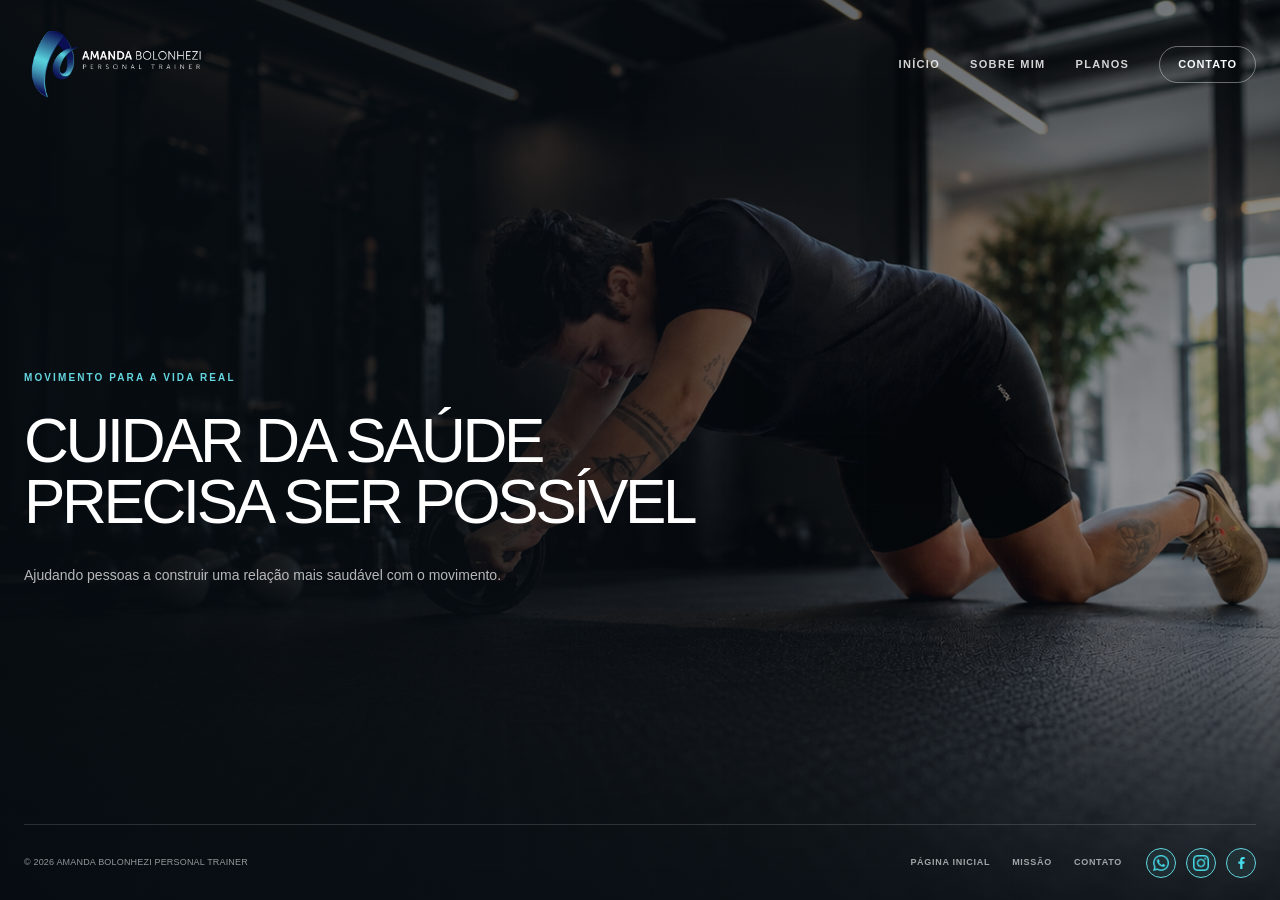
<file: index.html>
<!DOCTYPE html>
<html lang="pt-BR">
<head>
  <meta charset="UTF-8">
  <title>Amanda Bolonhezi - Personal Trainer</title>
  <meta name="viewport" content="width=device-width, initial-scale=1.0">
  <link rel="icon" type="image/x-icon" href="assets/img/favicon/favicon.ico">
  <link rel="icon" type="image/svg+xml" href="assets/img/favicon/favicon.svg">
  <link rel="icon" type="image/png" sizes="96x96" href="assets/img/favicon/favicon-96x96.png">
  <link rel="apple-touch-icon" sizes="180x180" href="assets/img/favicon/apple-touch-icon.png">
  <link rel="manifest" href="assets/img/favicon/site.webmanifest">
  <meta name="theme-color" content="#061824">
  <link rel="stylesheet" href="assets/css/style.css">
  <link rel="stylesheet" href="assets/css/modern-theme.css">
</head>
<body class="home-page home-page-v2">
  <main class="home-v2-shell">
    <div class="home-v2-photo" aria-hidden="true"></div>
    <div class="home-v2-shade" aria-hidden="true"></div>

    <header class="home-v2-header">
      <a class="home-v2-logo" href="index.html" aria-label="Amanda Bolonhezi — início">
        <img src="assets/img/logo1.png" alt="Amanda Bolonhezi Personal Trainer">
      </a>

      <nav class="home-v2-nav" aria-label="Navegação principal">
        <a href="index.html">Início</a>
        <a href="sobre.html">Sobre mim</a>
        <a href="planos.html">Planos</a>
        <a class="home-v2-contact" href="contato.html">Contato</a>
      </nav>

      <button class="menu-toggle" aria-label="Abrir menu">
        <span></span><span></span><span></span>
      </button>
    </header>

    <nav class="menu-mobile" aria-label="Navegação mobile">
      <div class="menu-mobile-content">
        <ul class="menu-mobile-lista">
          <li><a href="index.html">Início</a></li>
          <li><a href="sobre.html">Sobre mim</a></li>
          <li><a href="planos.html">Planos</a></li>
          <li><a href="missao.html">Missão</a></li>
          <li><a href="contato.html">Contato</a></li>
        </ul>
        <ul class="social-mobile">
          <li><a href="https://wa.me/5541996498383" class="social-link" target="_blank" rel="noopener noreferrer"><img src="assets/img/icons/whatsapp.png" alt="WhatsApp"></a></li>
          <li><a href="https://www.instagram.com/amandabolonhezi" class="social-link" target="_blank" rel="noopener noreferrer"><img src="assets/img/icons/instagram.png" alt="Instagram"></a></li>
          <li><a href="https://www.facebook.com/amandafbolonhezi/" class="social-link" target="_blank" rel="noopener noreferrer"><img src="assets/img/icons/facebook-filled.svg" alt="Facebook"></a></li>
        </ul>
      </div>
    </nav>

    <section class="home-v2-hero">
      <div class="home-v2-copy">
        <p class="home-v2-eyebrow"><span aria-hidden="true"></span>MOVIMENTO PARA A VIDA REAL</p>
        <h1><span>Cuidar da saúde</span> <span>precisa ser <em>possível</em></span></h1>
        <p class="home-v2-lead">Ajudando pessoas a construir uma relação mais saudável com o movimento.</p>
      </div>
    </section>

    <footer class="home-v2-bottom">
    <a class="footer-copy" href="https://wa.me/5541999880189" target="_blank" rel="noopener noreferrer">&copy; 2026 Amanda Bolonhezi Personal Trainer
      <span class="footer-credit-tooltip">Desenvolvido por Huayra Cordeiro</span>
    </a>
    <nav class="site-footer-v2-menu" aria-label="Navegação do rodapé">
      <a href="index.html">Página inicial</a>
      <a href="missao.html">Missão</a>
      <a href="contato.html">Contato</a>
    </nav>
    <div class="home-v2-socials" aria-label="Redes sociais">
      <a href="https://wa.me/5541996498383" target="_blank" rel="noopener noreferrer" aria-label="WhatsApp">
        <svg viewBox="0 0 24 24" aria-hidden="true"><path d="M20.5 11.8a8.5 8.5 0 0 1-12.6 7.4L3.5 20.5l1.3-4.3a8.5 8.5 0 1 1 15.7-4.4Z"/><path d="M8.2 7.7c.2-.4.4-.4.7-.4h.5c.2 0 .4.1.5.4l.8 2c.1.3.1.5-.1.7l-.6.8c-.2.2-.1.4 0 .6.6 1.1 1.5 2 2.6 2.6.2.1.4.2.6 0l.9-1c.2-.2.4-.3.7-.1l1.9.9c.3.1.4.3.4.5 0 .3-.1 1.5-1.1 2.1-.6.4-1.4.6-2.3.3-1.3-.4-2.9-1-4.8-2.7-1.5-1.4-2.5-3.1-2.8-4.4-.3-1.1.1-1.9.5-2.3.4-.4.9-.6 1.6-.6Z"/></svg>
      </a>
      <a href="https://www.instagram.com/amandabolonhezi" target="_blank" rel="noopener noreferrer" aria-label="Instagram">
        <svg viewBox="0 0 24 24" aria-hidden="true"><rect x="3.5" y="3.5" width="17" height="17" rx="5"/><circle cx="12" cy="12" r="4"/><circle class="home-v2-social-dot" cx="17.4" cy="6.7" r=".8"/></svg>
      </a>
      <a href="https://www.facebook.com/amandafbolonhezi/" target="_blank" rel="noopener noreferrer" aria-label="Facebook">
        <svg class="home-v2-facebook" viewBox="0 0 24 24" aria-hidden="true"><path d="M14.2 20v-7h2.4l.4-2.8h-2.8V8.4c0-.8.2-1.4 1.4-1.4h1.5V4.5c-.3 0-1.2-.1-2.2-.1-2.2 0-3.7 1.3-3.7 3.8v2.1H8.8V13h2.4v7h3Z"/></svg>
      </a>
    </div>
    </footer>
  </main>
  <script src="assets/js/script.js"></script>
</body>
</html>
</file>
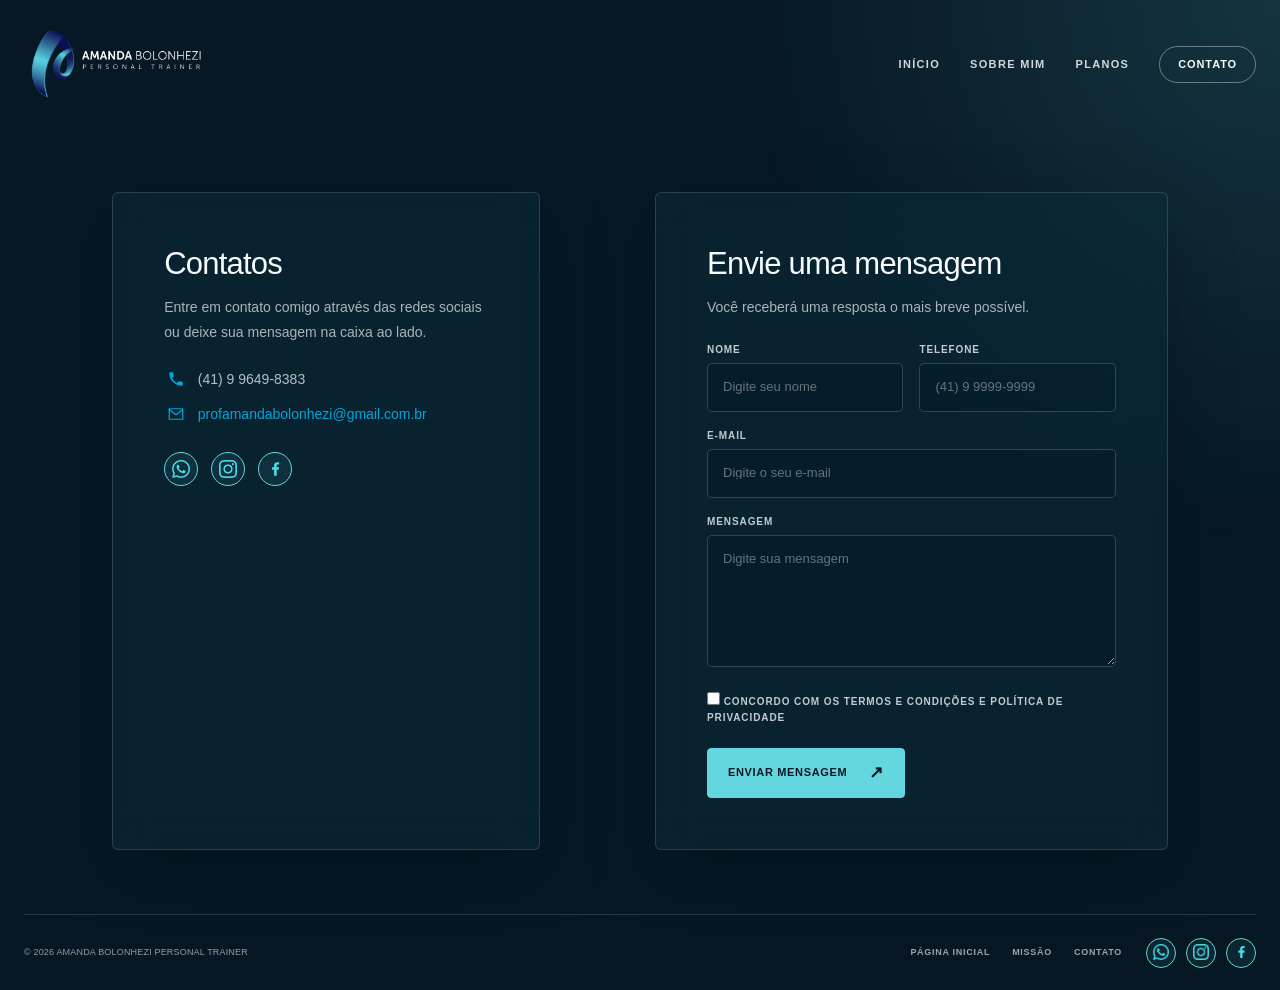
<file: contato.html>
<!DOCTYPE html>
<html lang="pt-BR">
<head>
  <meta charset="UTF-8">
  <title>Contatos - Amanda Bolonhezi</title>
  <meta name="viewport" content="width=device-width, initial-scale=1.0">

  <!-- Favicons -->
  <link rel="icon" type="image/x-icon" href="assets/img/favicon/favicon.ico">
  <link rel="icon" type="image/svg+xml" href="assets/img/favicon/favicon.svg">
  <link rel="icon" type="image/png" sizes="96x96" href="assets/img/favicon/favicon-96x96.png">

  <!-- Apple / iOS -->
  <link rel="apple-touch-icon" sizes="180x180" href="assets/img/favicon/apple-touch-icon.png">

  <!-- PWA / manifest (opcional, mas já veio pronto do generator) -->
  <link rel="manifest" href="assets/img/favicon/site.webmanifest">
  <meta name="theme-color" content="#061824">
  
  <link rel="stylesheet" href="assets/css/style.css">
  <link rel="stylesheet" href="assets/css/modern-theme.css">
</head>
<body class="contato-page">

  <!-- TOPO (igual às internas) -->
  <header class="topo site-header-v2">
    <div class="site-header-v2-inner">
      <a class="site-logo-v2" href="index.html" aria-label="Amanda Bolonhezi — início">
        <img src="assets/img/logo1.png" alt="Amanda Bolonhezi Personal Trainer">
      </a>

      <nav class="site-nav-v2 menu-desktop" aria-label="Navegação principal">
        <a href="index.html">Início</a>
        <a href="sobre.html">Sobre mim</a>
        <a href="planos.html">Planos</a>
        <a href="contato.html" class="home-v2-contact active">Contato</a>
      </nav>

      <button class="menu-toggle" aria-label="Abrir menu">
        <span></span><span></span><span></span>
      </button>
    </div>
  </header>

  <!-- MENU MOBILE -->
  <nav class="menu-mobile">
    <div class="menu-mobile-content">
      <ul class="menu-mobile-lista">
        <li><a href="index.html">Início</a></li>
        <li><a href="sobre.html">Sobre mim</a></li>
        <li><a href="planos.html">Planos</a></li>
        <li><a href="missao.html">Missão</a></li>
        <li><a href="contato.html">Contato</a></li>
      </ul>

      <ul class="social-mobile">
        <li>
          <a href="https://wa.me/5541996498383" class="social-link" target="_blank">
            <img src="assets/img/icons/whatsapp.png" alt="WhatsApp">
          </a>
        </li>
        <li>
          <a href="https://www.instagram.com/amandabolonhezi" class="social-link" target="_blank">
            <img src="assets/img/icons/instagram.png" alt="Instagram">
          </a>
        </li>
        <li>
          <a href="https://www.facebook.com/amandabolonhezi/" class="social-link" target="_blank">
            <img src="assets/img/icons/facebook-filled.svg" alt="Facebook">
          </a>
        </li>
      </ul>
    </div>
  </nav>

  <!-- CONTEÚDO PRINCIPAL: CONTATOS -->
  <main class="contato-main">
    <div class="container contato-layout">

      <!-- COLUNA ESQUERDA: informações de contato -->
      <section class="contato-info">
        <h1 class="contato-titulo">Contatos</h1>

        <p class="contato-texto">
          Entre em contato comigo através das redes sociais ou
          deixe sua mensagem na caixa ao lado.
        </p>

        <ul class="contato-lista">
          <li class="contato-item">
            <span class="contato-icone contato-icone-telefone" aria-hidden="true"><svg viewBox="0 0 24 24"><path d="M6.62 10.79a15.46 15.46 0 0 0 6.59 6.59l2.2-2.2a1 1 0 0 1 1.02-.24c1.12.37 2.33.57 3.57.57a1 1 0 0 1 1 1V20a1 1 0 0 1-1 1C10.61 21 3 13.39 3 4a1 1 0 0 1 1-1h3.5a1 1 0 0 1 1 1c0 1.25.2 2.45.57 3.57a1 1 0 0 1-.25 1.02l-2.2 2.2Z"/></svg></span>
            <span class="contato-dado">(41) 9 9649-8383</span>
          </li>
          <li class="contato-item">
            <span class="contato-icone" aria-hidden="true"><svg viewBox="0 0 24 24"><path d="M3 5h18v14H3z"/><path d="m3 6 9 7 9-7"/></svg></span>
            <span class="contato-dado">
              <a href="mailto:profamandabolonhezi@gmail.com.br">profamandabolonhezi@gmail.com.br</a>
            </span>
          </li>
        </ul>

        <!-- MESMOS ÍCONES DA HOME, agora em destaque na seção de contato -->
        <div class="contato-redes">
          <a class="social-link" href="https://wa.me/5541996498383" target="_blank" rel="noopener noreferrer">
            <img src="assets/img/icons/whatsapp.png" alt="WhatsApp">
          </a>
          <a class="social-link" href="https://www.instagram.com/amandabolonhezi" target="_blank" rel="noopener noreferrer">
            <img src="assets/img/icons/instagram.png" alt="Instagram">
          </a>
          <a class="social-link" href="https://www.facebook.com/amandabolonhezi/" target="_blank" rel="noopener noreferrer">
            <img src="assets/img/icons/facebook-filled.svg" alt="Facebook">
          </a>
        </div>
      </section>

      <!-- COLUNA DIREITA: formulário -->
      <section class="contato-form">
        <h2 class="contato-form-titulo">Envie uma mensagem</h2>

        <p class="contato-texto">
          Você receberá uma resposta o mais breve possível.
        </p>

        <form class="form-contato" id="contato-form" action="https://formspree.io/f/mvzebbea" method="post">
            <input type="hidden" name="_subject" value="🏋️‍♀️ Nova mensagem do site - Amanda Bolonhezi">
          <div class="form-linha">
            <div class="form-grupo">
                <label for="nome">Nome</label>
                <input type="text" id="nome" name="nome" placeholder="Digite seu nome" required>
            </div>

            <div class="form-grupo">
                <label for="telefone">Telefone</label>
                <input type="tel" id="telefone" name="telefone" placeholder="(41) 9 9999-9999" required>
            </div>
        </div>

          <div class="form-grupo">
            <label for="email">E-mail</label>
            <input type="email" id="email" name="email" placeholder="Digite o seu e-mail" required>
          </div>

          <div class="form-grupo">
            <label for="mensagem">Mensagem</label>
            <textarea id="mensagem" name="mensagem" rows="5" placeholder="Digite sua mensagem" required></textarea>
          </div>

          <div class="form-grupo form-termos">
            <label class="form-checkbox">
              <input type="checkbox" name="termos" required>
              <span>
                Concordo com os Termos e Condições e Política de Privacidade
              </span>
            </label>
          </div>

          <button type="submit" class="form-botao">ENVIAR MENSAGEM <span aria-hidden="true">↗</span></button>
        </form>
      </section>

    </div>
  </main>

  <!-- RODAPÉ (igual às outras páginas internas) -->
  <footer class="rodape site-footer-v2">
    <div class="container site-footer-v2-inner">
      <div class="site-footer-v2-top">
        <nav class="site-footer-v2-menu" aria-label="Navegação do rodapé">
          <a href="index.html">Página inicial</a>
          <a href="missao.html">Missão</a>
          <a href="contato.html">Contato</a>
        </nav>

        <div class="site-footer-v2-socials" aria-label="Redes sociais">
          <a href="https://wa.me/5541996498383" target="_blank" rel="noopener noreferrer" aria-label="WhatsApp">
            <svg viewBox="0 0 24 24" aria-hidden="true"><path d="M20.5 11.8a8.5 8.5 0 0 1-12.6 7.4L3.5 20.5l1.3-4.3a8.5 8.5 0 1 1 15.7-4.4Z"/><path d="M8.2 7.7c.2-.4.4-.4.7-.4h.5c.2 0 .4.1.5.4l.8 2c.1.3.1.5-.1.7l-.6.8c-.2.2-.1.4 0 .6.6 1.1 1.5 2 2.6 2.6.2.1.4.2.6 0l.9-1c.2-.2.4-.3.7-.1l1.9.9c.3.1.4.3.4.5 0 .3-.1 1.5-1.1 2.1-.6.4-1.4.6-2.3.3-1.3-.4-2.9-1-4.8-2.7-1.5-1.4-2.5-3.1-2.8-4.4-.3-1.1.1-1.9.5-2.3.4-.4.9-.6 1.6-.6Z"/></svg>
          </a>
          <a href="https://www.instagram.com/amandabolonhezi" target="_blank" rel="noopener noreferrer" aria-label="Instagram">
            <svg viewBox="0 0 24 24" aria-hidden="true"><rect x="3.5" y="3.5" width="17" height="17" rx="5"/><circle cx="12" cy="12" r="4"/><circle class="site-social-dot" cx="17.4" cy="6.7" r=".8"/></svg>
          </a>
          <a href="https://www.facebook.com/amandafbolonhezi/" target="_blank" rel="noopener noreferrer" aria-label="Facebook">
            <svg class="site-social-facebook" viewBox="0 0 24 24" aria-hidden="true"><path d="M14.2 20v-7h2.4l.4-2.8h-2.8V8.4c0-.8.2-1.4 1.4-1.4h1.5V4.5c-.3 0-1.2-.1-2.2-.1-2.2 0-3.7 1.3-3.7 3.8v2.1H8.8V13h2.4v7h3Z"/></svg>
          </a>
        </div>
      </div>

      <div class="site-footer-v2-bottom">
        <a class="footer-copy" href="https://wa.me/5541999880189" target="_blank" rel="noopener noreferrer">&copy; 2026 Amanda Bolonhezi Personal Trainer
          <span class="footer-credit-tooltip">Desenvolvido por Huayra Cordeiro</span>
        </a>
      </div>
    </div>
  </footer>


  <!-- POPUP DE SUCESSO -->
    <div class="popup-overlay" id="popup-sucesso">
    <div class="popup-caixa">
        <button class="popup-fechar" id="popup-fechar" aria-label="Fechar mensagem">
        &times;
        </button>
        <h3 class="popup-titulo">Mensagem enviada!</h3>
        <p class="popup-texto">
        Obrigada pelo contato. Em breve retornarei a sua mensagem.
        </p>
        <button class="popup-botao" id="popup-ok">Ok</button>
    </div>
    </div>
   
<script src="assets/js/script.js"></script>
</body>
</html>
</file>
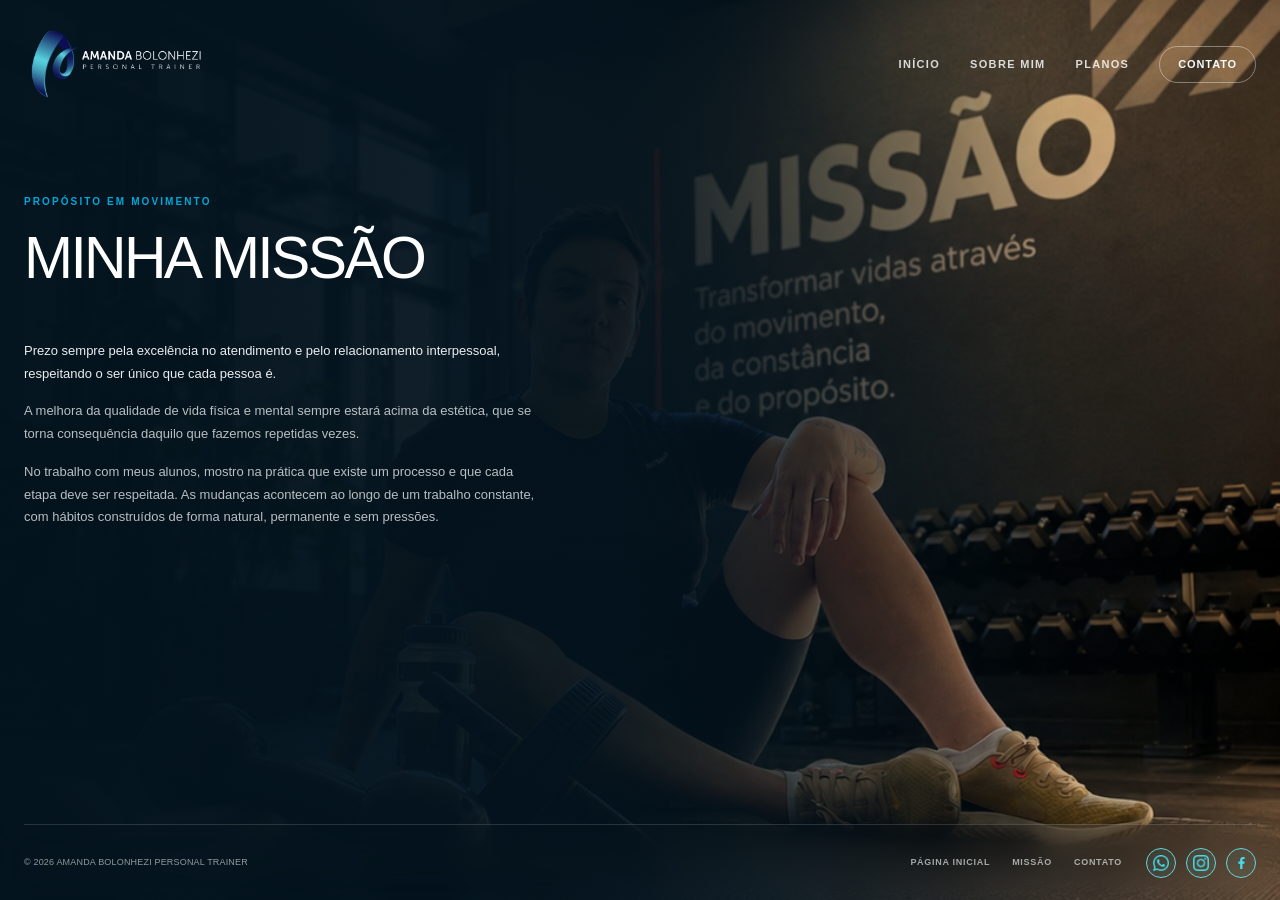
<file: missao.html>
<!DOCTYPE html>
<html lang="pt-BR">
<head>
  <meta charset="UTF-8">
  <title>Minha Missão - Amanda Bolonhezi</title>
  <meta name="viewport" content="width=device-width, initial-scale=1.0">

  <!-- Favicons -->
  <link rel="icon" type="image/x-icon" href="assets/img/favicon/favicon.ico">
  <link rel="icon" type="image/svg+xml" href="assets/img/favicon/favicon.svg">
  <link rel="icon" type="image/png" sizes="96x96" href="assets/img/favicon/favicon-96x96.png">

  <!-- Apple / iOS -->
  <link rel="apple-touch-icon" sizes="180x180" href="assets/img/favicon/apple-touch-icon.png">

  <!-- PWA / manifest (opcional, mas já veio pronto do generator) -->
  <link rel="manifest" href="assets/img/favicon/site.webmanifest">
  <meta name="theme-color" content="#061824">
  
  <link rel="stylesheet" href="assets/css/style.css">
  <link rel="stylesheet" href="assets/css/modern-theme.css">
</head>
<body class="missao-page missao-page-v2">

  <!-- TOPO (mesmo da home) -->
  <header class="topo site-header-v2">
    <div class="site-header-v2-inner">
      <a class="site-logo-v2" href="index.html" aria-label="Amanda Bolonhezi — início">
        <img src="assets/img/logo1.png" alt="Amanda Bolonhezi Personal Trainer">
      </a>

      <nav class="site-nav-v2 menu-desktop" aria-label="Navegação principal">
        <a href="index.html">Início</a>
        <a href="sobre.html">Sobre mim</a>
        <a href="planos.html">Planos</a>
        <a href="contato.html" class="home-v2-contact">Contato</a>
      </nav>

      <button class="menu-toggle" aria-label="Abrir menu">
        <span></span><span></span><span></span>
      </button>
    </div>
  </header>

  <!-- MENU MOBILE -->
  <nav class="menu-mobile">
    <div class="menu-mobile-content">
      <ul class="menu-mobile-lista">
        <li><a href="index.html">Início</a></li>
        <li><a href="sobre.html">Sobre mim</a></li>
        <li><a href="planos.html">Planos</a></li>
        <li><a href="missao.html">Missão</a></li>
        <li><a href="contato.html">Contato</a></li>
      </ul>

      <ul class="social-mobile">
        <li>
          <a href="https://wa.me/5541996498383" class="social-link" target="_blank">
            <img src="assets/img/icons/whatsapp.png" alt="WhatsApp">
          </a>
        </li>
        <li>
          <a href="https://www.instagram.com/amandabolonhezi" class="social-link" target="_blank">
            <img src="assets/img/icons/instagram.png" alt="Instagram">
          </a>
        </li>
        <li>
          <a href="https://www.facebook.com/amandafbolonhezi/" class="social-link" target="_blank">
            <img src="assets/img/icons/facebook-filled.svg" alt="Facebook">
          </a>
        </li>
      </ul>
    </div>
  </nav>

  <!-- SEÇÃO MINHA MISSÃO -->
  <main class="missao-main">
    <section class="missao-hero">
      <div class="missao-background"></div>
      <div class="missao-overlay"></div>

      <div class="container missao-content">
        <p class="missao-eyebrow"><span aria-hidden="true"></span> PROPÓSITO EM MOVIMENTO</p>
        <h1 class="missao-v2-titulo">MINHA <strong>MISSÃO</strong></h1>

        <div class="missao-texto">
          <p>Prezo sempre pela excelência no atendimento e pelo relacionamento interpessoal, respeitando o ser único que cada pessoa é.</p>
          <p>A melhora da qualidade de vida física e mental sempre estará acima da estética, que se torna consequência daquilo que fazemos repetidas vezes.</p>
          <p>No trabalho com meus alunos, mostro na prática que existe um processo e que cada etapa deve ser respeitada. As mudanças acontecem ao longo de um trabalho constante, com hábitos construídos de forma natural, permanente e sem pressões.</p>
        </div>
      </div>
    </section>
  </main>

  <!-- RODAPÉ (padronizado com as internas) -->
  <footer class="rodape site-footer-v2">
    <div class="container site-footer-v2-inner">
      <div class="site-footer-v2-top">
        <nav class="site-footer-v2-menu" aria-label="Navegação do rodapé">
          <a href="index.html">Página inicial</a>
          <a href="missao.html">Missão</a>
          <a href="contato.html">Contato</a>
        </nav>

        <div class="site-footer-v2-socials" aria-label="Redes sociais">
          <a href="https://wa.me/5541996498383" target="_blank" rel="noopener noreferrer" aria-label="WhatsApp">
            <svg viewBox="0 0 24 24" aria-hidden="true"><path d="M20.5 11.8a8.5 8.5 0 0 1-12.6 7.4L3.5 20.5l1.3-4.3a8.5 8.5 0 1 1 15.7-4.4Z"/><path d="M8.2 7.7c.2-.4.4-.4.7-.4h.5c.2 0 .4.1.5.4l.8 2c.1.3.1.5-.1.7l-.6.8c-.2.2-.1.4 0 .6.6 1.1 1.5 2 2.6 2.6.2.1.4.2.6 0l.9-1c.2-.2.4-.3.7-.1l1.9.9c.3.1.4.3.4.5 0 .3-.1 1.5-1.1 2.1-.6.4-1.4.6-2.3.3-1.3-.4-2.9-1-4.8-2.7-1.5-1.4-2.5-3.1-2.8-4.4-.3-1.1.1-1.9.5-2.3.4-.4.9-.6 1.6-.6Z"/></svg>
          </a>
          <a href="https://www.instagram.com/amandabolonhezi" target="_blank" rel="noopener noreferrer" aria-label="Instagram">
            <svg viewBox="0 0 24 24" aria-hidden="true"><rect x="3.5" y="3.5" width="17" height="17" rx="5"/><circle cx="12" cy="12" r="4"/><circle class="site-social-dot" cx="17.4" cy="6.7" r=".8"/></svg>
          </a>
          <a href="https://www.facebook.com/amandafbolonhezi/" target="_blank" rel="noopener noreferrer" aria-label="Facebook">
            <svg class="site-social-facebook" viewBox="0 0 24 24" aria-hidden="true"><path d="M14.2 20v-7h2.4l.4-2.8h-2.8V8.4c0-.8.2-1.4 1.4-1.4h1.5V4.5c-.3 0-1.2-.1-2.2-.1-2.2 0-3.7 1.3-3.7 3.8v2.1H8.8V13h2.4v7h3Z"/></svg>
          </a>
        </div>
      </div>

      <div class="site-footer-v2-bottom">
        <a class="footer-copy" href="https://wa.me/5541999880189" target="_blank" rel="noopener noreferrer">&copy; 2026 Amanda Bolonhezi Personal Trainer
          <span class="footer-credit-tooltip">Desenvolvido por Huayra Cordeiro</span>
        </a>
      </div>
    </div>
  </footer>


<script src="assets/js/script.js"></script>
</body>
</html>
</file>
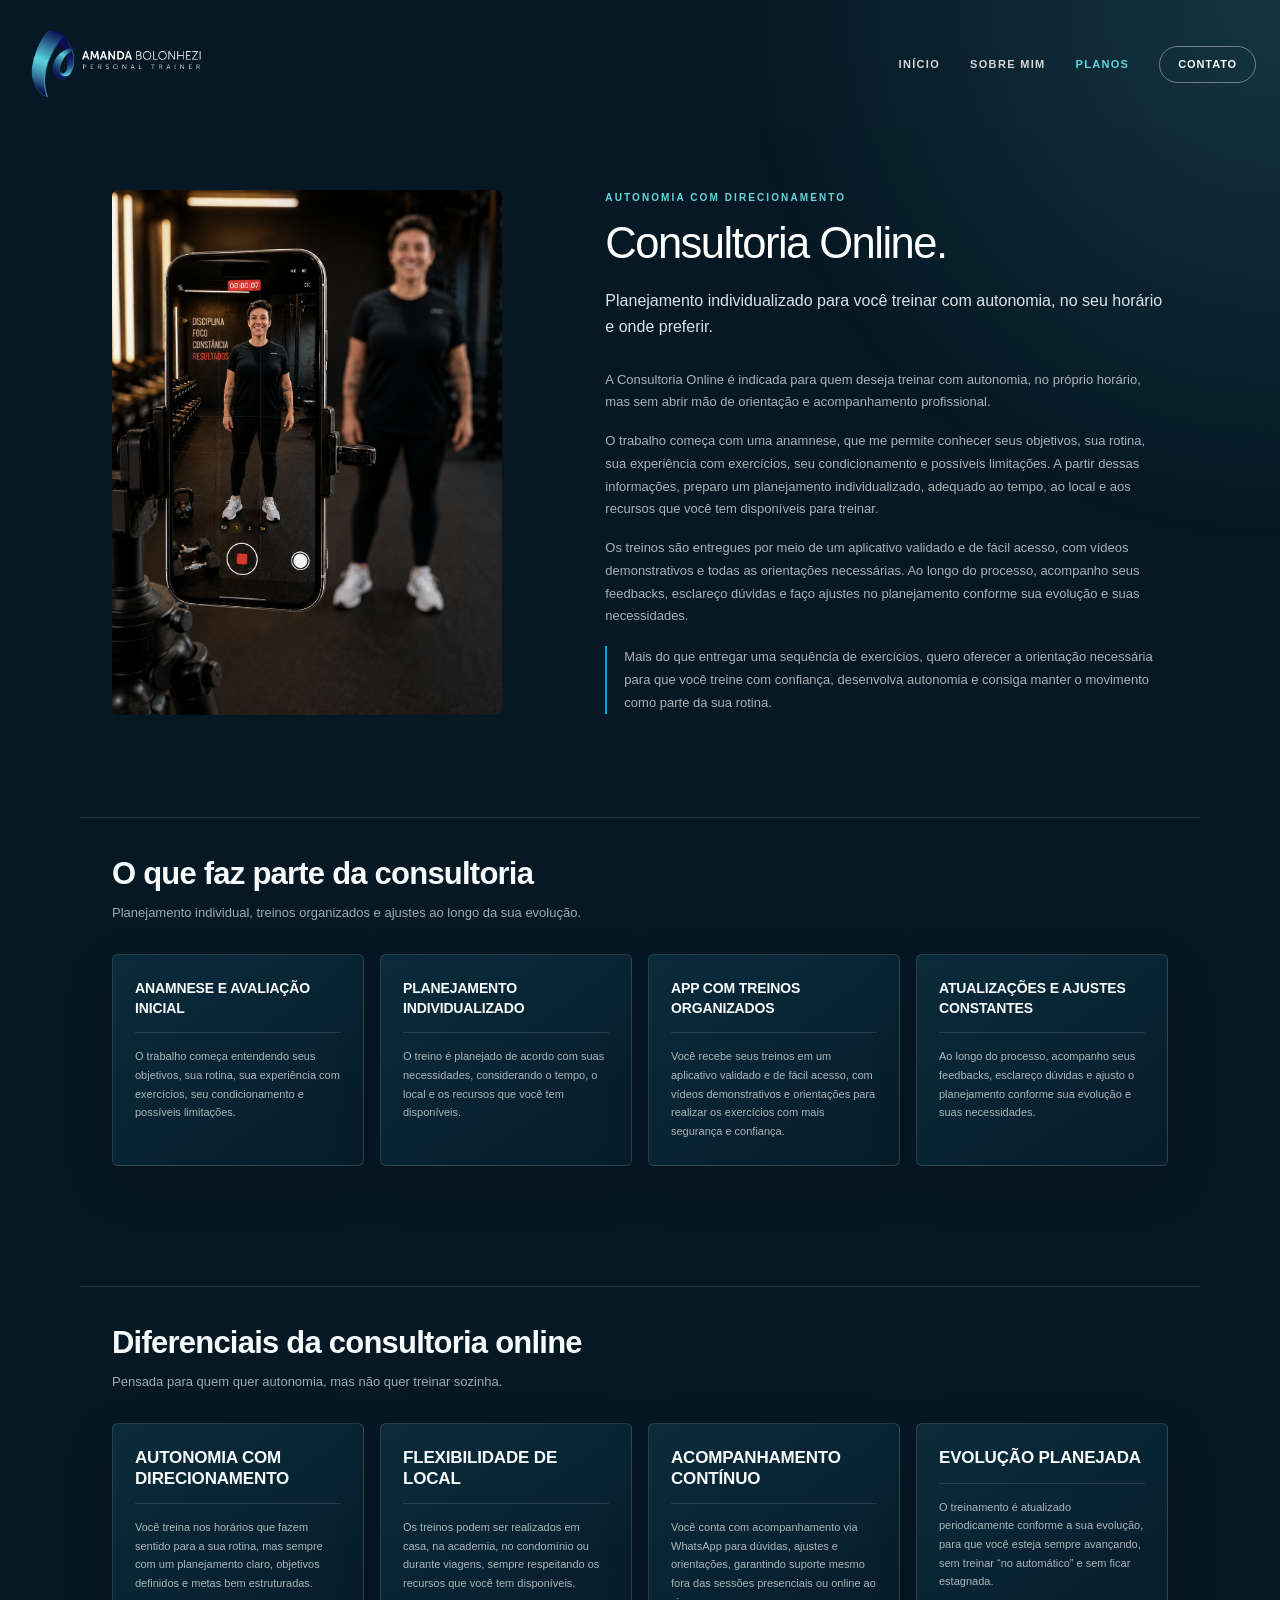
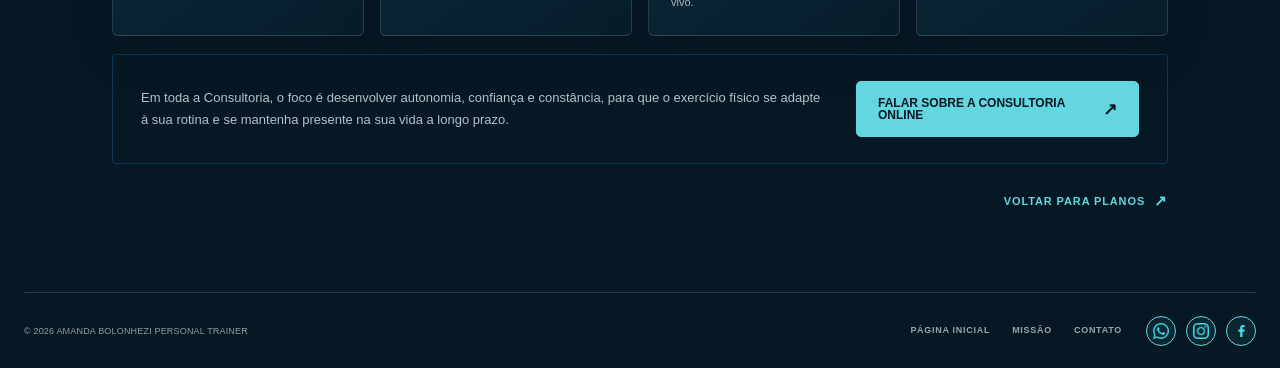
<file: personal-consultoria.html>
<!DOCTYPE html>
<html lang="pt-BR">
<head>
  <meta charset="UTF-8">
  <title>Consultoria de Treinamento Online - Amanda Bolonhezi</title>
  <meta name="viewport" content="width=device-width, initial-scale=1.0">

  <!-- Favicons -->
  <link rel="icon" type="image/x-icon" href="assets/img/favicon/favicon.ico">
  <link rel="icon" type="image/svg+xml" href="assets/img/favicon/favicon.svg">
  <link rel="icon" type="image/png" sizes="96x96" href="assets/img/favicon/favicon-96x96.png">

  <!-- Apple / iOS -->
  <link rel="apple-touch-icon" sizes="180x180" href="assets/img/favicon/apple-touch-icon.png">

  <!-- PWA / manifest (opcional, mas já veio pronto do generator) -->
  <link rel="manifest" href="assets/img/favicon/site.webmanifest">
  <meta name="theme-color" content="#061824">
  
  <link rel="stylesheet" href="assets/css/style.css">
  <link rel="stylesheet" href="assets/css/modern-theme.css">
</head>
<body class="personal-page personal-page-clean">

  <!-- TOPO (mesmo padrão das demais páginas) -->
  <header class="topo site-header-v2">
    <div class="site-header-v2-inner">
      <a class="site-logo-v2" href="index.html" aria-label="Amanda Bolonhezi — início">
        <img src="assets/img/logo1.png" alt="Amanda Bolonhezi Personal Trainer">
      </a>

      <nav class="site-nav-v2 menu-desktop" aria-label="Navegação principal">
        <a href="index.html">Início</a>
        <a href="sobre.html">Sobre mim</a>
        <a href="planos.html" class="active">Planos</a>
        <a href="contato.html" class="home-v2-contact">Contato</a>
      </nav>

      <button class="menu-toggle" aria-label="Abrir menu">
        <span></span><span></span><span></span>
      </button>
    </div>
  </header>

  <!-- MENU MOBILE -->
  <nav class="menu-mobile">
    <div class="menu-mobile-content">
      <ul class="menu-mobile-lista">
        <li><a href="index.html">Início</a></li>
        <li><a href="sobre.html">Sobre mim</a></li>
        <li><a href="planos.html">Planos</a></li>
        <li><a href="missao.html">Missão</a></li>
        <li><a href="contato.html">Contato</a></li>
      </ul>

      <ul class="social-mobile">
        <li>
          <a href="https://wa.me/5541996498383" class="social-link" target="_blank">
            <img src="assets/img/icons/whatsapp.png" alt="WhatsApp">
          </a>
        </li>
        <li>
          <a href="https://www.instagram.com/amandabolonhezi" class="social-link" target="_blank">
            <img src="assets/img/icons/instagram.png" alt="Instagram">
          </a>
        </li>
        <li>
          <a href="https://www.facebook.com/amandabolonhezi/" class="social-link" target="_blank">
            <img src="assets/img/icons/facebook-filled.svg" alt="Facebook">
          </a>
        </li>
      </ul>
    </div>
  </nav>

  <!-- CONTEÚDO PRINCIPAL: CONSULTORIA ONLINE -->
  <main class="personal-main personal-clean-main">
    <div class="container">
      <section class="personal-clean-hero">
        <div class="personal-clean-foto">
          <img src="assets/img/planos/consultoria.png" alt="Consultoria de treinamento online com Amanda Bolonhezi">
        </div>
        <div class="personal-clean-conteudo">
          <p class="personal-clean-kicker"><span aria-hidden="true"></span> AUTONOMIA COM DIRECIONAMENTO</p>
          <h1>Consultoria <strong>Online.</strong></h1>
          <p class="personal-clean-lead">Planejamento individualizado para você treinar com autonomia, no seu horário e onde preferir.</p>
          <div class="personal-clean-texto">
            <p>A Consultoria Online é indicada para quem deseja treinar com autonomia, no próprio horário, mas sem abrir mão de orientação e acompanhamento profissional.</p>
            <p>O trabalho começa com uma anamnese, que me permite conhecer seus objetivos, sua rotina, sua experiência com exercícios, seu condicionamento e possíveis limitações. A partir dessas informações, preparo um planejamento individualizado, adequado ao tempo, ao local e aos recursos que você tem disponíveis para treinar.</p>
            <p>Os treinos são entregues por meio de um aplicativo validado e de fácil acesso, com vídeos demonstrativos e todas as orientações necessárias. Ao longo do processo, acompanho seus feedbacks, esclareço dúvidas e faço ajustes no planejamento conforme sua evolução e suas necessidades.</p>
            <p class="personal-clean-fechamento">Mais do que entregar uma sequência de exercícios, quero oferecer a orientação necessária para que você treine com confiança, desenvolva autonomia e consiga manter o movimento como parte da sua rotina.</p>
          </div>
        </div>
      </section>
    </div>
    <section class="personal-clean-secao personal-clean-como">
      <div class="container">
        <header class="personal-clean-secao-header">
          <h2>O que faz parte da consultoria</h2>
          <p>Planejamento individual, treinos organizados e ajustes ao longo da sua evolução.</p>
        </header>
        <div class="personal-clean-grid">
          <article class="personal-clean-card"><h3>ANAMNESE E AVALIAÇÃO INICIAL</h3><p>O trabalho começa entendendo seus objetivos, sua rotina, sua experiência com exercícios, seu condicionamento e possíveis limitações.</p></article>
          <article class="personal-clean-card"><h3>PLANEJAMENTO INDIVIDUALIZADO</h3><p>O treino é planejado de acordo com suas necessidades, considerando o tempo, o local e os recursos que você tem disponíveis.</p></article>
          <article class="personal-clean-card"><h3>APP COM TREINOS ORGANIZADOS</h3><p>Você recebe seus treinos em um aplicativo validado e de fácil acesso, com vídeos demonstrativos e orientações para realizar os exercícios com mais segurança e confiança.</p></article>
          <article class="personal-clean-card"><h3>ATUALIZAÇÕES E AJUSTES CONSTANTES</h3><p>Ao longo do processo, acompanho seus feedbacks, esclareço dúvidas e ajusto o planejamento conforme sua evolução e suas necessidades.</p></article>
        </div>
      </div>
    </section>
    <section class="personal-clean-secao personal-clean-frequencia">
      <div class="container">
        <header class="personal-clean-secao-header">
          <h2>Diferenciais da consultoria online</h2>
          <p>Pensada para quem quer autonomia, mas não quer treinar sozinha.</p>
        </header>
        <div class="personal-clean-grid">
          <article class="personal-clean-card"><h3>AUTONOMIA COM DIRECIONAMENTO</h3><p>Você treina nos horários que fazem sentido para a sua rotina, mas sempre com um planejamento claro, objetivos definidos e metas bem estruturadas.</p></article>
          <article class="personal-clean-card"><h3>FLEXIBILIDADE DE LOCAL</h3><p>Os treinos podem ser realizados em casa, na academia, no condomínio ou durante viagens, sempre respeitando os recursos que você tem disponíveis.</p></article>
          <article class="personal-clean-card"><h3>ACOMPANHAMENTO CONTÍNUO</h3><p>Você conta com acompanhamento via WhatsApp para dúvidas, ajustes e orientações, garantindo suporte mesmo fora das sessões presenciais ou online ao vivo.</p></article>
          <article class="personal-clean-card"><h3>EVOLUÇÃO PLANEJADA</h3><p>O treinamento é atualizado periodicamente conforme a sua evolução, para que você esteja sempre avançando, sem treinar “no automático” e sem ficar estagnada.</p></article>
        </div>
        <div class="personal-clean-cta">
          <p>Em toda a Consultoria, o foco é desenvolver autonomia, confiança e constância, para que o exercício físico se adapte à sua rotina e se mantenha presente na sua vida a longo prazo.</p>
          <a href="https://wa.me/5541996498383" target="_blank" rel="noopener noreferrer">FALAR SOBRE A CONSULTORIA ONLINE <span aria-hidden="true">↗</span></a>
        </div>
        <a class="voltar-planos" href="planos.html">VOLTAR PARA PLANOS <span aria-hidden="true">↗</span></a>
      </div>
    </section>
  </main>

  <!-- RODAPÉ (igual ao das outras páginas) -->
  <footer class="rodape site-footer-v2">
    <div class="container site-footer-v2-inner">
      <div class="site-footer-v2-top">
        <nav class="site-footer-v2-menu" aria-label="Navegação do rodapé">
          <a href="index.html">Página inicial</a>
          <a href="missao.html">Missão</a>
          <a href="contato.html">Contato</a>
        </nav>

        <div class="site-footer-v2-socials" aria-label="Redes sociais">
          <a href="https://wa.me/5541996498383" target="_blank" rel="noopener noreferrer" aria-label="WhatsApp">
            <svg viewBox="0 0 24 24" aria-hidden="true"><path d="M20.5 11.8a8.5 8.5 0 0 1-12.6 7.4L3.5 20.5l1.3-4.3a8.5 8.5 0 1 1 15.7-4.4Z"/><path d="M8.2 7.7c.2-.4.4-.4.7-.4h.5c.2 0 .4.1.5.4l.8 2c.1.3.1.5-.1.7l-.6.8c-.2.2-.1.4 0 .6.6 1.1 1.5 2 2.6 2.6.2.1.4.2.6 0l.9-1c.2-.2.4-.3.7-.1l1.9.9c.3.1.4.3.4.5 0 .3-.1 1.5-1.1 2.1-.6.4-1.4.6-2.3.3-1.3-.4-2.9-1-4.8-2.7-1.5-1.4-2.5-3.1-2.8-4.4-.3-1.1.1-1.9.5-2.3.4-.4.9-.6 1.6-.6Z"/></svg>
          </a>
          <a href="https://www.instagram.com/amandabolonhezi" target="_blank" rel="noopener noreferrer" aria-label="Instagram">
            <svg viewBox="0 0 24 24" aria-hidden="true"><rect x="3.5" y="3.5" width="17" height="17" rx="5"/><circle cx="12" cy="12" r="4"/><circle class="site-social-dot" cx="17.4" cy="6.7" r=".8"/></svg>
          </a>
          <a href="https://www.facebook.com/amandafbolonhezi/" target="_blank" rel="noopener noreferrer" aria-label="Facebook">
            <svg class="site-social-facebook" viewBox="0 0 24 24" aria-hidden="true"><path d="M14.2 20v-7h2.4l.4-2.8h-2.8V8.4c0-.8.2-1.4 1.4-1.4h1.5V4.5c-.3 0-1.2-.1-2.2-.1-2.2 0-3.7 1.3-3.7 3.8v2.1H8.8V13h2.4v7h3Z"/></svg>
          </a>
        </div>
      </div>

      <div class="site-footer-v2-bottom">
        <a class="footer-copy" href="https://wa.me/5541999880189" target="_blank" rel="noopener noreferrer">&copy; 2026 Amanda Bolonhezi Personal Trainer
          <span class="footer-credit-tooltip">Desenvolvido por Huayra Cordeiro</span>
        </a>
      </div>
    </div>
  </footer>


  <script src="assets/js/script.js"></script>
</body>
</html>
</file>
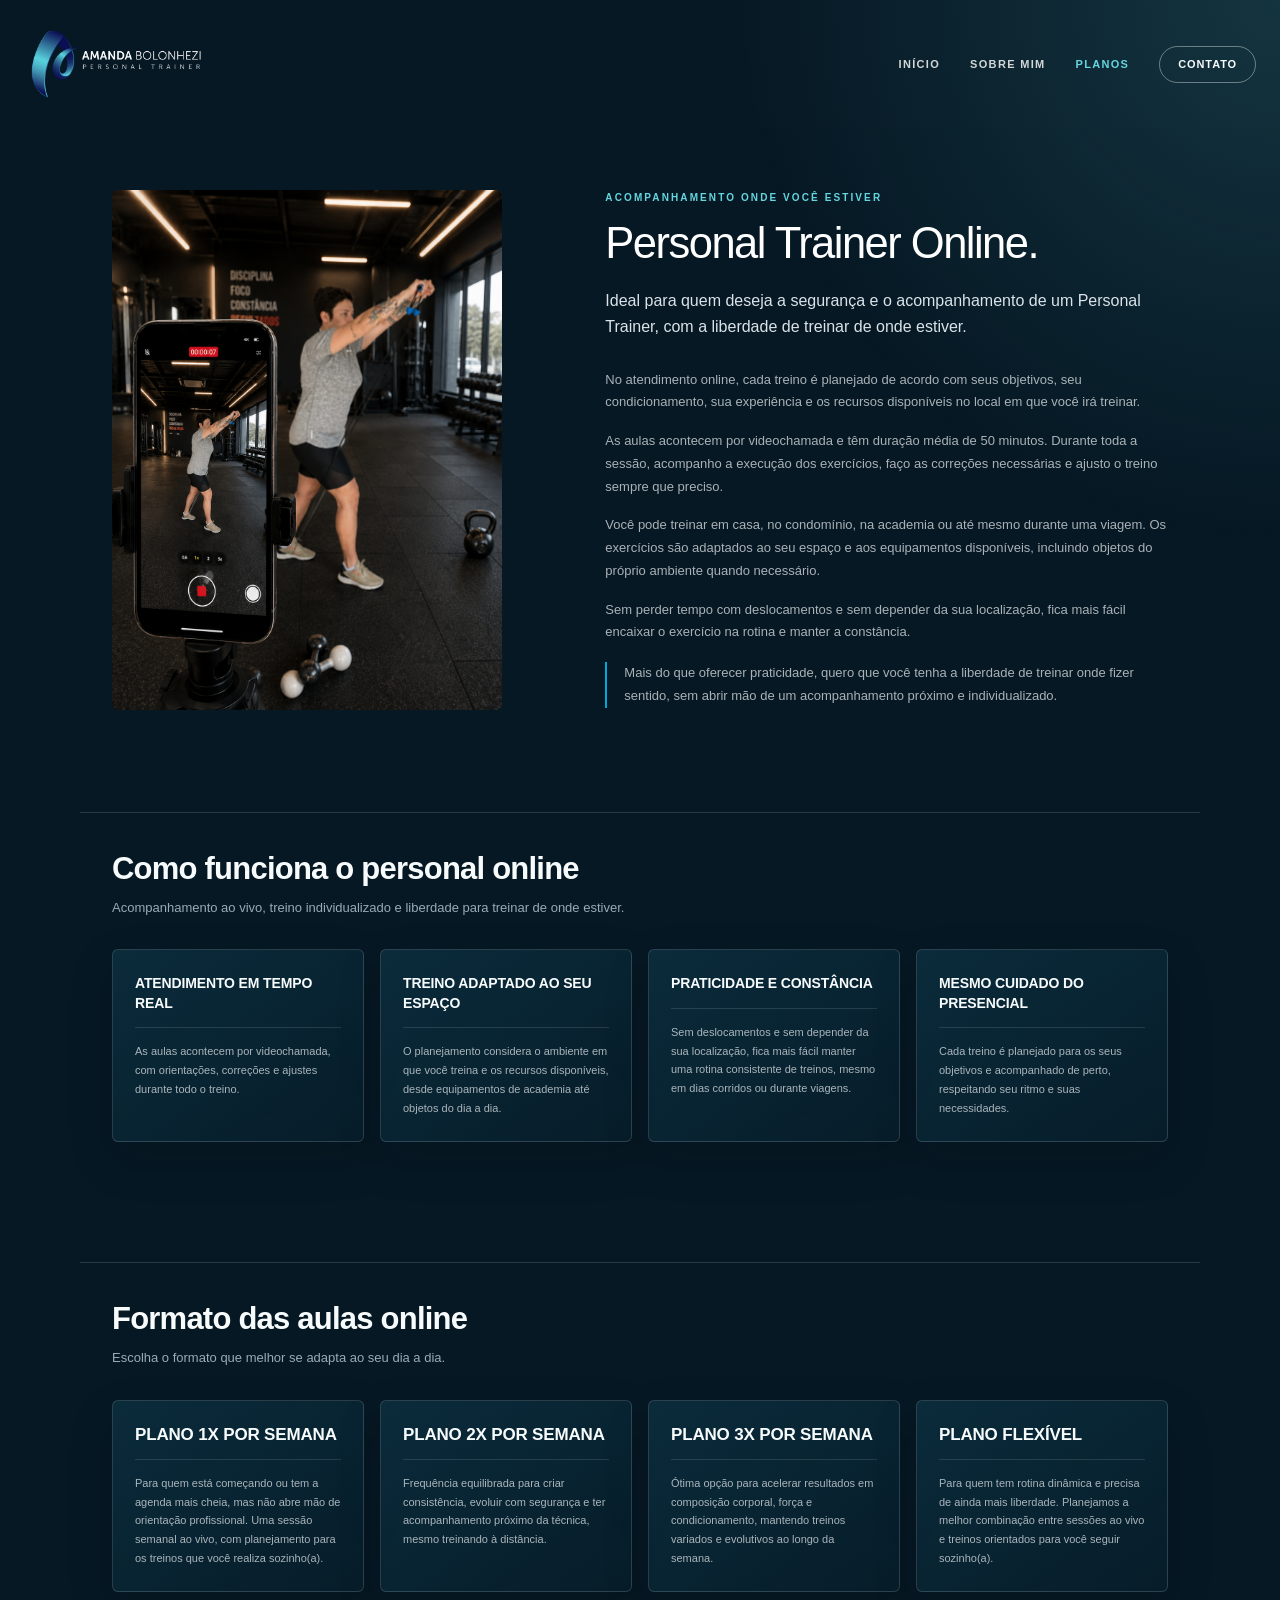
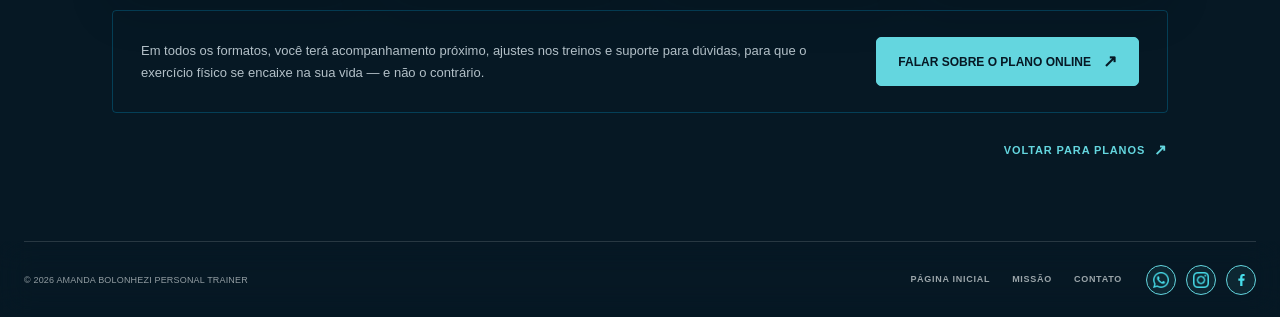
<file: personal-online.html>
<!DOCTYPE html>
<html lang="pt-BR">
<head>
  <meta charset="UTF-8">
  <title>Personal Trainer Online - Amanda Bolonhezi</title>
  <meta name="viewport" content="width=device-width, initial-scale=1.0">

  <!-- Favicons -->
  <link rel="icon" type="image/x-icon" href="assets/img/favicon/favicon.ico">
  <link rel="icon" type="image/svg+xml" href="assets/img/favicon/favicon.svg">
  <link rel="icon" type="image/png" sizes="96x96" href="assets/img/favicon/favicon-96x96.png">

  <!-- Apple / iOS -->
  <link rel="apple-touch-icon" sizes="180x180" href="assets/img/favicon/apple-touch-icon.png">

  <!-- PWA / manifest (opcional, mas já veio pronto do generator) -->
  <link rel="manifest" href="assets/img/favicon/site.webmanifest">
  <meta name="theme-color" content="#061824">
  
  <link rel="stylesheet" href="assets/css/style.css">
  <link rel="stylesheet" href="assets/css/modern-theme.css">
</head>
<body class="personal-page personal-page-clean">

  <!-- TOPO (mesmo padrão das demais páginas) -->
  <header class="topo site-header-v2">
    <div class="site-header-v2-inner">
      <a class="site-logo-v2" href="index.html" aria-label="Amanda Bolonhezi — início">
        <img src="assets/img/logo1.png" alt="Amanda Bolonhezi Personal Trainer">
      </a>

      <nav class="site-nav-v2 menu-desktop" aria-label="Navegação principal">
        <a href="index.html">Início</a>
        <a href="sobre.html">Sobre mim</a>
        <a href="planos.html" class="active">Planos</a>
        <a href="contato.html" class="home-v2-contact">Contato</a>
      </nav>

      <button class="menu-toggle" aria-label="Abrir menu">
        <span></span><span></span><span></span>
      </button>
    </div>
  </header>

  <!-- MENU MOBILE -->
  <nav class="menu-mobile">
    <div class="menu-mobile-content">
      <ul class="menu-mobile-lista">
        <li><a href="index.html">Início</a></li>
        <li><a href="sobre.html">Sobre mim</a></li>
        <li><a href="planos.html">Planos</a></li>
        <li><a href="missao.html">Missão</a></li>
        <li><a href="contato.html">Contato</a></li>
      </ul>

      <ul class="social-mobile">
        <li>
          <a href="https://wa.me/5541996498383" class="social-link" target="_blank">
            <img src="assets/img/icons/whatsapp.png" alt="WhatsApp">
          </a>
        </li>
        <li>
          <a href="https://www.instagram.com/amandabolonhezi" class="social-link" target="_blank">
            <img src="assets/img/icons/instagram.png" alt="Instagram">
          </a>
        </li>
        <li>
          <a href="https://www.facebook.com/amandabolonhezi/" class="social-link" target="_blank">
            <img src="assets/img/icons/facebook-filled.svg" alt="Facebook">
          </a>
        </li>
      </ul>
    </div>
  </nav>

  <!-- CONTEÚDO PRINCIPAL: PERSONAL ONLINE -->
  <main class="personal-main personal-clean-main">
    <div class="container">
      <section class="personal-clean-hero">
        <div class="personal-clean-foto">
          <img src="assets/img/planos/personal_online.png" alt="Treino online com Amanda Bolonhezi">
        </div>
        <div class="personal-clean-conteudo">
          <p class="personal-clean-kicker"><span aria-hidden="true"></span> ACOMPANHAMENTO ONDE VOCÊ ESTIVER</p>
          <h1>Personal Trainer <strong>Online.</strong></h1>
          <p class="personal-clean-lead">Ideal para quem deseja a segurança e o acompanhamento de um Personal Trainer, com a liberdade de treinar de onde estiver.</p>
          <div class="personal-clean-texto">
            <p>No atendimento online, cada treino é planejado de acordo com seus objetivos, seu condicionamento, sua experiência e os recursos disponíveis no local em que você irá treinar.</p>
            <p>As aulas acontecem por videochamada e têm duração média de 50 minutos. Durante toda a sessão, acompanho a execução dos exercícios, faço as correções necessárias e ajusto o treino sempre que preciso.</p>
            <p>Você pode treinar em casa, no condomínio, na academia ou até mesmo durante uma viagem. Os exercícios são adaptados ao seu espaço e aos equipamentos disponíveis, incluindo objetos do próprio ambiente quando necessário.</p>
            <p>Sem perder tempo com deslocamentos e sem depender da sua localização, fica mais fácil encaixar o exercício na rotina e manter a constância.</p>
            <p class="personal-clean-fechamento">Mais do que oferecer praticidade, quero que você tenha a liberdade de treinar onde fizer sentido, sem abrir mão de um acompanhamento próximo e individualizado.</p>
          </div>
        </div>
      </section>
    </div>
    <section class="personal-clean-secao personal-clean-como">
      <div class="container">
        <header class="personal-clean-secao-header">
          <h2>Como funciona o personal online</h2>
          <p>Acompanhamento ao vivo, treino individualizado e liberdade para treinar de onde estiver.</p>
        </header>
        <div class="personal-clean-grid">
          <article class="personal-clean-card"><h3>ATENDIMENTO EM TEMPO REAL</h3><p>As aulas acontecem por videochamada, com orientações, correções e ajustes durante todo o treino.</p></article>
          <article class="personal-clean-card"><h3>TREINO ADAPTADO AO SEU ESPAÇO</h3><p>O planejamento considera o ambiente em que você treina e os recursos disponíveis, desde equipamentos de academia até objetos do dia a dia.</p></article>
          <article class="personal-clean-card"><h3>PRATICIDADE E CONSTÂNCIA</h3><p>Sem deslocamentos e sem depender da sua localização, fica mais fácil manter uma rotina consistente de treinos, mesmo em dias corridos ou durante viagens.</p></article>
          <article class="personal-clean-card"><h3>MESMO CUIDADO DO PRESENCIAL</h3><p>Cada treino é planejado para os seus objetivos e acompanhado de perto, respeitando seu ritmo e suas necessidades.</p></article>
        </div>
      </div>
    </section>
    <section class="personal-clean-secao personal-clean-frequencia">
      <div class="container">
        <header class="personal-clean-secao-header">
          <h2>Formato das aulas online</h2>
          <p>Escolha o formato que melhor se adapta ao seu dia a dia.</p>
        </header>
        <div class="personal-clean-grid">
          <article class="personal-clean-card"><h3>PLANO 1X POR SEMANA</h3><p>Para quem está começando ou tem a agenda mais cheia, mas não abre mão de orientação profissional. Uma sessão semanal ao vivo, com planejamento para os treinos que você realiza sozinho(a).</p></article>
          <article class="personal-clean-card"><h3>PLANO 2X POR SEMANA</h3><p>Frequência equilibrada para criar consistência, evoluir com segurança e ter acompanhamento próximo da técnica, mesmo treinando à distância.</p></article>
          <article class="personal-clean-card"><h3>PLANO 3X POR SEMANA</h3><p>Ótima opção para acelerar resultados em composição corporal, força e condicionamento, mantendo treinos variados e evolutivos ao longo da semana.</p></article>
          <article class="personal-clean-card"><h3>PLANO FLEXÍVEL</h3><p>Para quem tem rotina dinâmica e precisa de ainda mais liberdade. Planejamos a melhor combinação entre sessões ao vivo e treinos orientados para você seguir sozinho(a).</p></article>
        </div>
        <div class="personal-clean-cta">
          <p>Em todos os formatos, você terá acompanhamento próximo, ajustes nos treinos e suporte para dúvidas, para que o exercício físico se encaixe na sua vida — e não o contrário.</p>
          <a href="https://wa.me/5541996498383" target="_blank" rel="noopener noreferrer">FALAR SOBRE O PLANO ONLINE <span aria-hidden="true">↗</span></a>
        </div>
        <a class="voltar-planos" href="planos.html">VOLTAR PARA PLANOS <span aria-hidden="true">↗</span></a>
      </div>
    </section>
  </main>

  <!-- RODAPÉ (igual ao das outras páginas) -->
  <footer class="rodape site-footer-v2">
    <div class="container site-footer-v2-inner">
      <div class="site-footer-v2-top">
        <nav class="site-footer-v2-menu" aria-label="Navegação do rodapé">
          <a href="index.html">Página inicial</a>
          <a href="missao.html">Missão</a>
          <a href="contato.html">Contato</a>
        </nav>

        <div class="site-footer-v2-socials" aria-label="Redes sociais">
          <a href="https://wa.me/5541996498383" target="_blank" rel="noopener noreferrer" aria-label="WhatsApp">
            <svg viewBox="0 0 24 24" aria-hidden="true"><path d="M20.5 11.8a8.5 8.5 0 0 1-12.6 7.4L3.5 20.5l1.3-4.3a8.5 8.5 0 1 1 15.7-4.4Z"/><path d="M8.2 7.7c.2-.4.4-.4.7-.4h.5c.2 0 .4.1.5.4l.8 2c.1.3.1.5-.1.7l-.6.8c-.2.2-.1.4 0 .6.6 1.1 1.5 2 2.6 2.6.2.1.4.2.6 0l.9-1c.2-.2.4-.3.7-.1l1.9.9c.3.1.4.3.4.5 0 .3-.1 1.5-1.1 2.1-.6.4-1.4.6-2.3.3-1.3-.4-2.9-1-4.8-2.7-1.5-1.4-2.5-3.1-2.8-4.4-.3-1.1.1-1.9.5-2.3.4-.4.9-.6 1.6-.6Z"/></svg>
          </a>
          <a href="https://www.instagram.com/amandabolonhezi" target="_blank" rel="noopener noreferrer" aria-label="Instagram">
            <svg viewBox="0 0 24 24" aria-hidden="true"><rect x="3.5" y="3.5" width="17" height="17" rx="5"/><circle cx="12" cy="12" r="4"/><circle class="site-social-dot" cx="17.4" cy="6.7" r=".8"/></svg>
          </a>
          <a href="https://www.facebook.com/amandafbolonhezi/" target="_blank" rel="noopener noreferrer" aria-label="Facebook">
            <svg class="site-social-facebook" viewBox="0 0 24 24" aria-hidden="true"><path d="M14.2 20v-7h2.4l.4-2.8h-2.8V8.4c0-.8.2-1.4 1.4-1.4h1.5V4.5c-.3 0-1.2-.1-2.2-.1-2.2 0-3.7 1.3-3.7 3.8v2.1H8.8V13h2.4v7h3Z"/></svg>
          </a>
        </div>
      </div>

      <div class="site-footer-v2-bottom">
        <a class="footer-copy" href="https://wa.me/5541999880189" target="_blank" rel="noopener noreferrer">&copy; 2026 Amanda Bolonhezi Personal Trainer
          <span class="footer-credit-tooltip">Desenvolvido por Huayra Cordeiro</span>
        </a>
      </div>
    </div>
  </footer>


  <script src="assets/js/script.js"></script>
</body>
</html>
</file>
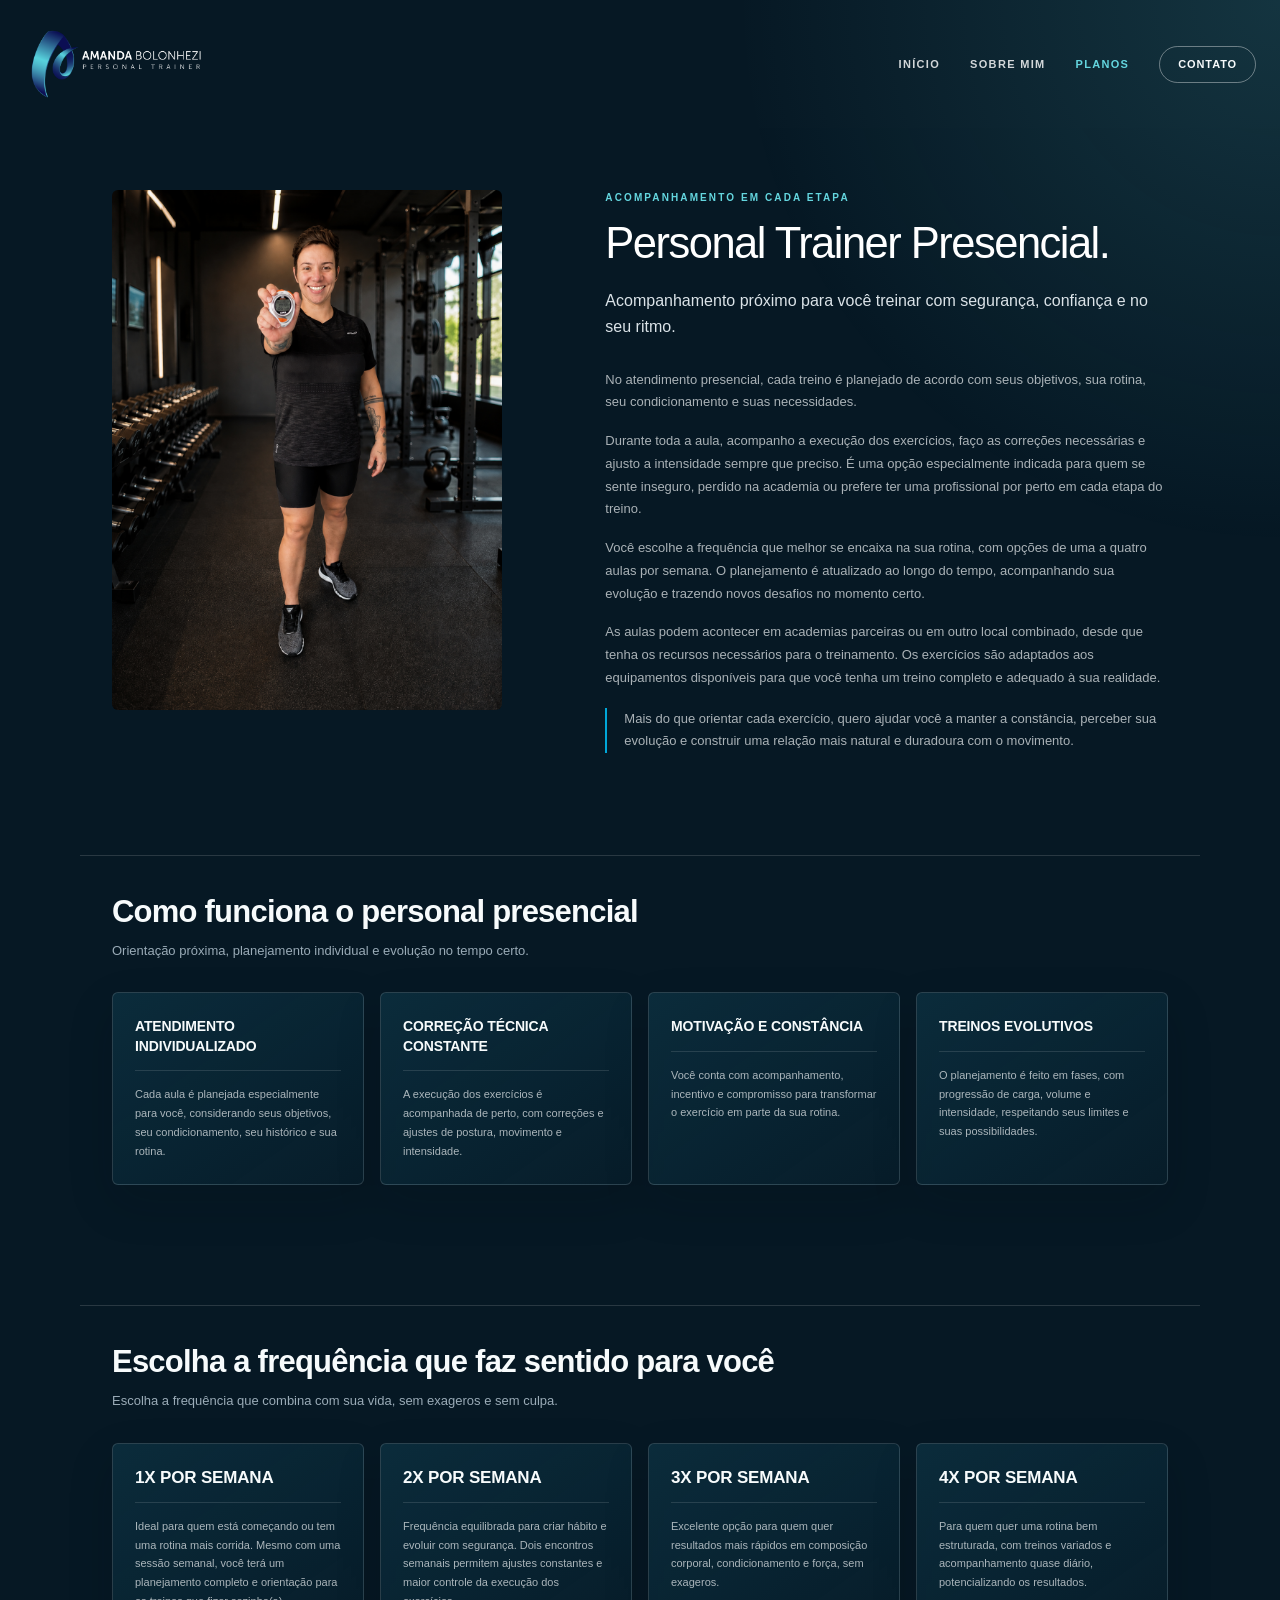
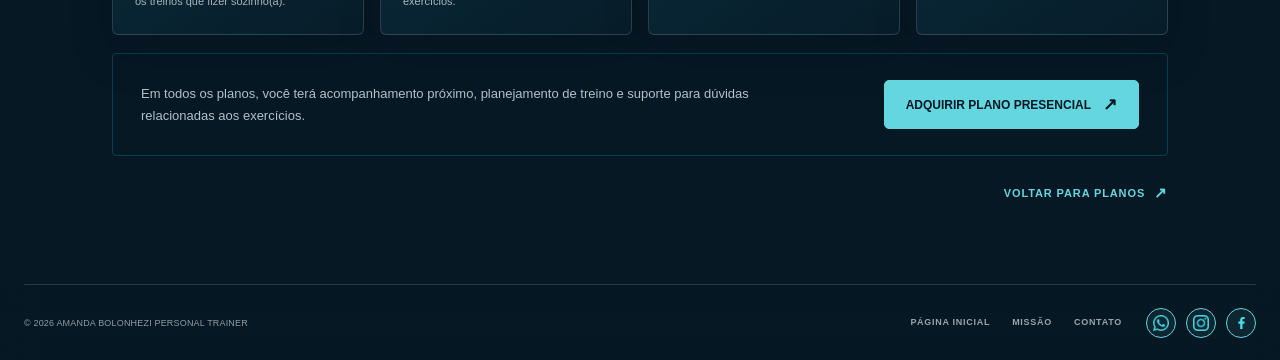
<file: personal-presencial.html>
<!DOCTYPE html>
<html lang="pt-BR">
<head>
  <meta charset="UTF-8">
  <title>Personal Trainer Presencial - Amanda Bolonhezi</title>
  <meta name="viewport" content="width=device-width, initial-scale=1.0">

  <!-- Favicons -->
  <link rel="icon" type="image/x-icon" href="assets/img/favicon/favicon.ico">
  <link rel="icon" type="image/svg+xml" href="assets/img/favicon/favicon.svg">
  <link rel="icon" type="image/png" sizes="96x96" href="assets/img/favicon/favicon-96x96.png">

  <!-- Apple / iOS -->
  <link rel="apple-touch-icon" sizes="180x180" href="assets/img/favicon/apple-touch-icon.png">

  <!-- PWA / manifest (opcional, mas já veio pronto do generator) -->
  <link rel="manifest" href="assets/img/favicon/site.webmanifest">
  <meta name="theme-color" content="#061824">
  
  <link rel="stylesheet" href="assets/css/style.css">
  <link rel="stylesheet" href="assets/css/modern-theme.css">
</head>
<body class="personal-page personal-page-clean">

  <!-- TOPO (mesmo padrão das demais páginas) -->
  <header class="topo site-header-v2">
    <div class="site-header-v2-inner">
      <a class="site-logo-v2" href="index.html" aria-label="Amanda Bolonhezi — início">
        <img src="assets/img/logo1.png" alt="Amanda Bolonhezi Personal Trainer">
      </a>

      <nav class="site-nav-v2 menu-desktop" aria-label="Navegação principal">
        <a href="index.html">Início</a>
        <a href="sobre.html">Sobre mim</a>
        <a href="planos.html" class="active">Planos</a>
        <a href="contato.html" class="home-v2-contact">Contato</a>
      </nav>

      <button class="menu-toggle" aria-label="Abrir menu">
        <span></span><span></span><span></span>
      </button>
    </div>
  </header>

  <!-- MENU MOBILE -->
  <nav class="menu-mobile">
    <div class="menu-mobile-content">
      <ul class="menu-mobile-lista">
        <li><a href="index.html">Início</a></li>
        <li><a href="sobre.html">Sobre mim</a></li>
        <li><a href="planos.html">Planos</a></li>
        <li><a href="missao.html">Missão</a></li>
        <li><a href="contato.html">Contato</a></li>
      </ul>

      <ul class="social-mobile">
        <li>
          <a href="https://wa.me/5541996498383" class="social-link" target="_blank">
            <img src="assets/img/icons/whatsapp.png" alt="WhatsApp">
          </a>
        </li>
        <li>
          <a href="https://www.instagram.com/amandabolonhezi" class="social-link" target="_blank">
            <img src="assets/img/icons/instagram.png" alt="Instagram">
          </a>
        </li>
        <li>
          <a href="https://www.facebook.com/amandabolonhezi/" class="social-link" target="_blank">
            <img src="assets/img/icons/facebook-filled.svg" alt="Facebook">
          </a>
        </li>
      </ul>
    </div>
  </nav>

  <!-- CONTEÚDO PRINCIPAL: PERSONAL PRESENCIAL -->
  <main class="personal-main personal-clean-main">
    <div class="container">
      <section class="personal-clean-hero">
        <div class="personal-clean-foto">
          <img src="assets/img/planos/personal_presencial.png" alt="Treino presencial com Amanda Bolonhezi">
        </div>

        <div class="personal-clean-conteudo">
          <p class="personal-clean-kicker"><span aria-hidden="true"></span> ACOMPANHAMENTO EM CADA ETAPA</p>
          <h1>Personal Trainer <strong>Presencial.</strong></h1>
          <p class="personal-clean-lead">Acompanhamento próximo para você treinar com segurança, confiança e no seu ritmo.</p>

          <div class="personal-clean-texto">
            <p>No atendimento presencial, cada treino é planejado de acordo com seus objetivos, sua rotina, seu condicionamento e suas necessidades.</p>
            <p>Durante toda a aula, acompanho a execução dos exercícios, faço as correções necessárias e ajusto a intensidade sempre que preciso. É uma opção especialmente indicada para quem se sente inseguro, perdido na academia ou prefere ter uma profissional por perto em cada etapa do treino.</p>
            <p>Você escolhe a frequência que melhor se encaixa na sua rotina, com opções de uma a quatro aulas por semana. O planejamento é atualizado ao longo do tempo, acompanhando sua evolução e trazendo novos desafios no momento certo.</p>
            <p>As aulas podem acontecer em academias parceiras ou em outro local combinado, desde que tenha os recursos necessários para o treinamento. Os exercícios são adaptados aos equipamentos disponíveis para que você tenha um treino completo e adequado à sua realidade.</p>
            <p class="personal-clean-fechamento">Mais do que orientar cada exercício, quero ajudar você a manter a constância, perceber sua evolução e construir uma relação mais natural e duradoura com o movimento.</p>
          </div>
        </div>
      </section>
    </div>

    <section class="personal-clean-secao personal-clean-como">
      <div class="container">
        <header class="personal-clean-secao-header">
          <h2>Como funciona o personal presencial</h2>
          <p>Orientação próxima, planejamento individual e evolução no tempo certo.</p>
        </header>

        <div class="personal-clean-grid">
          <article class="personal-clean-card">
            <h3>ATENDIMENTO INDIVIDUALIZADO</h3>
            <p>Cada aula é planejada especialmente para você, considerando seus objetivos, seu condicionamento, seu histórico e sua rotina.</p>
          </article>
          <article class="personal-clean-card">
            <h3>CORREÇÃO TÉCNICA CONSTANTE</h3>
            <p>A execução dos exercícios é acompanhada de perto, com correções e ajustes de postura, movimento e intensidade.</p>
          </article>
          <article class="personal-clean-card">
            <h3>MOTIVAÇÃO E CONSTÂNCIA</h3>
            <p>Você conta com acompanhamento, incentivo e compromisso para transformar o exercício em parte da sua rotina.</p>
          </article>
          <article class="personal-clean-card">
            <h3>TREINOS EVOLUTIVOS</h3>
            <p>O planejamento é feito em fases, com progressão de carga, volume e intensidade, respeitando seus limites e suas possibilidades.</p>
          </article>
        </div>
      </div>
    </section>

    <section class="personal-clean-secao personal-clean-frequencia">
      <div class="container">
        <header class="personal-clean-secao-header">
          <h2>Escolha a frequência que faz sentido para você</h2>
          <p>Escolha a frequência que combina com sua vida, sem exageros e sem culpa.</p>
        </header>

        <div class="personal-clean-grid">
          <article class="personal-clean-card">
            <h3>1X POR SEMANA</h3>
            <p>Ideal para quem está começando ou tem uma rotina mais corrida. Mesmo com uma sessão semanal, você terá um planejamento completo e orientação para os treinos que fizer sozinho(a).</p>
          </article>
          <article class="personal-clean-card">
            <h3>2X POR SEMANA</h3>
            <p>Frequência equilibrada para criar hábito e evoluir com segurança. Dois encontros semanais permitem ajustes constantes e maior controle da execução dos exercícios.</p>
          </article>
          <article class="personal-clean-card">
            <h3>3X POR SEMANA</h3>
            <p>Excelente opção para quem quer resultados mais rápidos em composição corporal, condicionamento e força, sem exageros.</p>
          </article>
          <article class="personal-clean-card">
            <h3>4X POR SEMANA</h3>
            <p>Para quem quer uma rotina bem estruturada, com treinos variados e acompanhamento quase diário, potencializando os resultados.</p>
          </article>
        </div>

        <div class="personal-clean-cta">
          <p>Em todos os planos, você terá acompanhamento próximo, planejamento de treino e suporte para dúvidas relacionadas aos exercícios.</p>
          <a href="https://wa.me/5541996498383" target="_blank" rel="noopener noreferrer">ADQUIRIR PLANO PRESENCIAL <span aria-hidden="true">↗</span></a>
        </div>
        <a class="voltar-planos" href="planos.html">VOLTAR PARA PLANOS <span aria-hidden="true">↗</span></a>
      </div>
    </section>
  </main>

  <!-- RODAPÉ (igual ao das outras páginas) -->
  <footer class="rodape site-footer-v2">
    <div class="container site-footer-v2-inner">
      <div class="site-footer-v2-top">
        <nav class="site-footer-v2-menu" aria-label="Navegação do rodapé">
          <a href="index.html">Página inicial</a>
          <a href="missao.html">Missão</a>
          <a href="contato.html">Contato</a>
        </nav>

        <div class="site-footer-v2-socials" aria-label="Redes sociais">
          <a href="https://wa.me/5541996498383" target="_blank" rel="noopener noreferrer" aria-label="WhatsApp">
            <svg viewBox="0 0 24 24" aria-hidden="true"><path d="M20.5 11.8a8.5 8.5 0 0 1-12.6 7.4L3.5 20.5l1.3-4.3a8.5 8.5 0 1 1 15.7-4.4Z"/><path d="M8.2 7.7c.2-.4.4-.4.7-.4h.5c.2 0 .4.1.5.4l.8 2c.1.3.1.5-.1.7l-.6.8c-.2.2-.1.4 0 .6.6 1.1 1.5 2 2.6 2.6.2.1.4.2.6 0l.9-1c.2-.2.4-.3.7-.1l1.9.9c.3.1.4.3.4.5 0 .3-.1 1.5-1.1 2.1-.6.4-1.4.6-2.3.3-1.3-.4-2.9-1-4.8-2.7-1.5-1.4-2.5-3.1-2.8-4.4-.3-1.1.1-1.9.5-2.3.4-.4.9-.6 1.6-.6Z"/></svg>
          </a>
          <a href="https://www.instagram.com/amandabolonhezi" target="_blank" rel="noopener noreferrer" aria-label="Instagram">
            <svg viewBox="0 0 24 24" aria-hidden="true"><rect x="3.5" y="3.5" width="17" height="17" rx="5"/><circle cx="12" cy="12" r="4"/><circle class="site-social-dot" cx="17.4" cy="6.7" r=".8"/></svg>
          </a>
          <a href="https://www.facebook.com/amandafbolonhezi/" target="_blank" rel="noopener noreferrer" aria-label="Facebook">
            <svg class="site-social-facebook" viewBox="0 0 24 24" aria-hidden="true"><path d="M14.2 20v-7h2.4l.4-2.8h-2.8V8.4c0-.8.2-1.4 1.4-1.4h1.5V4.5c-.3 0-1.2-.1-2.2-.1-2.2 0-3.7 1.3-3.7 3.8v2.1H8.8V13h2.4v7h3Z"/></svg>
          </a>
        </div>
      </div>

      <div class="site-footer-v2-bottom">
        <a class="footer-copy" href="https://wa.me/5541999880189" target="_blank" rel="noopener noreferrer">&copy; 2026 Amanda Bolonhezi Personal Trainer
          <span class="footer-credit-tooltip">Desenvolvido por Huayra Cordeiro</span>
        </a>
      </div>
    </div>
  </footer>


  <script src="assets/js/script.js"></script>
</body>
</html>
</file>
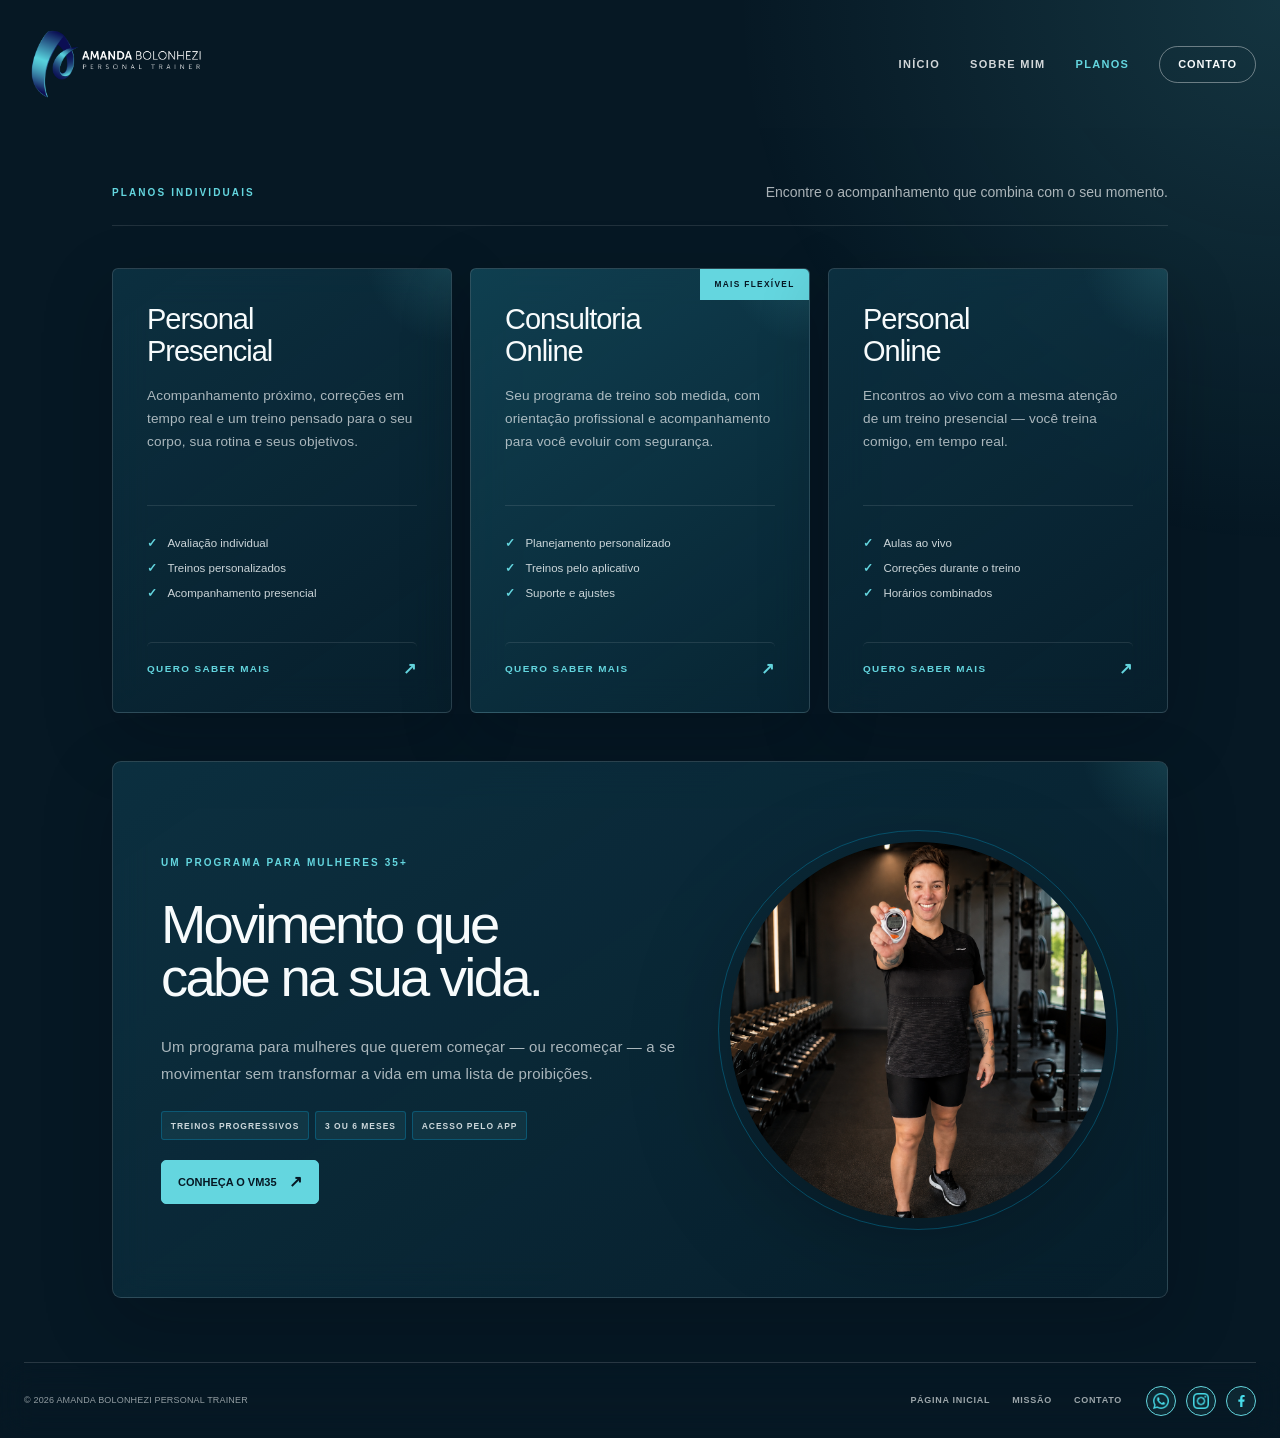
<file: planos.html>
<!DOCTYPE html>
<html lang="pt-BR">
<head>
  <meta charset="UTF-8">
  <title>Planos - Amanda Bolonhezi</title>
  <meta name="viewport" content="width=device-width, initial-scale=1.0">

  <!-- Favicons -->
  <link rel="icon" type="image/x-icon" href="assets/img/favicon/favicon.ico">
  <link rel="icon" type="image/svg+xml" href="assets/img/favicon/favicon.svg">
  <link rel="icon" type="image/png" sizes="96x96" href="assets/img/favicon/favicon-96x96.png">

  <!-- Apple / iOS -->
  <link rel="apple-touch-icon" sizes="180x180" href="assets/img/favicon/apple-touch-icon.png">

  <!-- PWA / manifest (opcional, mas já veio pronto do generator) -->
  <link rel="manifest" href="assets/img/favicon/site.webmanifest">
  <meta name="theme-color" content="#061824">
  
  <link rel="stylesheet" href="assets/css/style.css">
  <link rel="stylesheet" href="assets/css/modern-theme.css">
</head>
<body class="planos-page">

  <!-- TOPO (igual à home / sobre) -->
  <header class="topo site-header-v2">
    <div class="site-header-v2-inner">
      <a class="site-logo-v2" href="index.html" aria-label="Amanda Bolonhezi — início">
        <img src="assets/img/logo1.png" alt="Amanda Bolonhezi Personal Trainer">
      </a>

      <nav class="site-nav-v2 menu-desktop" aria-label="Navegação principal">
        <a href="index.html">Início</a>
        <a href="sobre.html">Sobre mim</a>
        <a href="planos.html" class="active">Planos</a>
        <a href="contato.html" class="home-v2-contact">Contato</a>
      </nav>

      <button class="menu-toggle" aria-label="Abrir menu">
        <span></span><span></span><span></span>
      </button>
    </div>
  </header>

  <!-- MENU MOBILE -->
  <nav class="menu-mobile">
    <div class="menu-mobile-content">
      <ul class="menu-mobile-lista">
        <li><a href="index.html">Início</a></li>
        <li><a href="sobre.html">Sobre mim</a></li>
        <li><a href="planos.html">Planos</a></li>
        <li><a href="missao.html">Missão</a></li>
        <li><a href="contato.html">Contato</a></li>
      </ul>

      <ul class="social-mobile">
        <li>
          <a href="https://wa.me/5541996498383" class="social-link" target="_blank">
            <img src="assets/img/icons/whatsapp.png" alt="WhatsApp">
          </a>
        </li>
        <li>
          <a href="https://www.instagram.com/amandabolonhezi" class="social-link" target="_blank">
            <img src="assets/img/icons/instagram.png" alt="Instagram">
          </a>
        </li>
        <li>
          <a href="https://www.facebook.com/amandabolonhezi/" class="social-link" target="_blank">
            <img src="assets/img/icons/facebook-filled.svg" alt="Facebook">
          </a>
        </li>
      </ul>
    </div>
  </nav>

  <!-- CONTEÚDO PRINCIPAL: PLANOS -->
  <main class="planos-main">
    <div class="container">

      <div class="planos-lista-cabecalho">
        <strong>PLANOS INDIVIDUAIS</strong>
        <span>Encontre o acompanhamento que combina com o seu momento.</span>
      </div>

      <!-- cards dos planos -->
      <section class="planos-grid">

        <!-- PERSONAL PRESENCIAL -->
        <article class="plano-card" id="personal-presencial">
          <div class="plano-conteudo">
            <h2 class="plano-titulo">
              Personal <strong>Presencial</strong>
            </h2>
            <p class="pagina-texto">
              Acompanhamento próximo, correções em tempo real e um treino pensado para o seu corpo, sua rotina e seus objetivos.
            </p>
            <ul class="plano-beneficios">
              <li>Avaliação individual</li>
              <li>Treinos personalizados</li>
              <li>Acompanhamento presencial</li>
            </ul>
            <a href="personal-presencial.html" class="plano-link">QUERO SABER MAIS <span>↗</span></a>
          </div>
        </article>

        <!-- CONSULTORIA ONLINE -->
        <article class="plano-card plano-card-destaque" id="consultoria-online">
          <span class="plano-selo">MAIS FLEXÍVEL</span>
          <div class="plano-conteudo">
            <h2 class="plano-titulo">
              Consultoria <strong>Online</strong>
            </h2>
            <p class="pagina-texto">
              Seu programa de treino sob medida, com orientação profissional e acompanhamento para você evoluir com segurança.
            </p>
            <ul class="plano-beneficios">
              <li>Planejamento personalizado</li>
              <li>Treinos pelo aplicativo</li>
              <li>Suporte e ajustes</li>
            </ul>
            <a href="personal-consultoria.html" class="plano-link">QUERO SABER MAIS <span>↗</span></a>
          </div>
        </article>

        <!-- PERSONAL ONLINE -->
        <article class="plano-card" id="personal-online">
          <div class="plano-conteudo">
            <h2 class="plano-titulo">
              Personal <strong>Online</strong>
            </h2>
            <p class="pagina-texto">
              Encontros ao vivo com a mesma atenção de um treino presencial — você treina comigo, em tempo real.
            </p>
            <ul class="plano-beneficios">
              <li>Aulas ao vivo</li>
              <li>Correções durante o treino</li>
              <li>Horários combinados</li>
            </ul>
            <a href="personal-online.html" class="plano-link">QUERO SABER MAIS <span>↗</span></a>
          </div>
        </article>
      </section>

      <!-- VIDA EM MOVIMENTO 35+ -->
      <section class="plano-destaque-vm">
        <div class="plano-destaque-vm-conteudo">

          <div class="plano-destaque-vm-imagem">
            <span class="vm-circulo vm-circulo-um"></span>
            <img class="vm-foto" src="assets/img/foto.png" alt="Amanda Bolonhezi">
          </div>

          <div class="plano-destaque-vm-textos">
            <p class="vm-kicker"><span aria-hidden="true"></span>UM PROGRAMA PARA MULHERES 35+</p>
            <h2 class="vm-movimento-titulo"><span>Movimento que</span><br><span>cabe na <em>sua vida.</em></span></h2>

            <p class="pagina-texto">
              Um programa para mulheres que querem começar — ou recomeçar — a se movimentar sem transformar a vida em uma lista de proibições.
            </p>

            <div class="vm-tags"><span>Treinos progressivos</span><span>3 ou 6 meses</span><span>Acesso pelo app</span></div>

            <a href="vida-em-movimento-35.html" class="plano-link" data-notice-dialog-open="vm35-em-breve">
              CONHEÇA O VM35 <span>↗</span>
            </a>
          </div>

        </div>
      </section>

    </div>
  </main>

  <!-- RODAPÉ (igual ao da home) -->
  <footer class="rodape site-footer-v2">
    <div class="container site-footer-v2-inner">
      <div class="site-footer-v2-top">
        <nav class="site-footer-v2-menu" aria-label="Navegação do rodapé">
          <a href="index.html">Página inicial</a>
          <a href="missao.html">Missão</a>
          <a href="contato.html">Contato</a>
        </nav>

        <div class="site-footer-v2-socials" aria-label="Redes sociais">
          <a href="https://wa.me/5541996498383" target="_blank" rel="noopener noreferrer" aria-label="WhatsApp">
            <svg viewBox="0 0 24 24" aria-hidden="true"><path d="M20.5 11.8a8.5 8.5 0 0 1-12.6 7.4L3.5 20.5l1.3-4.3a8.5 8.5 0 1 1 15.7-4.4Z"/><path d="M8.2 7.7c.2-.4.4-.4.7-.4h.5c.2 0 .4.1.5.4l.8 2c.1.3.1.5-.1.7l-.6.8c-.2.2-.1.4 0 .6.6 1.1 1.5 2 2.6 2.6.2.1.4.2.6 0l.9-1c.2-.2.4-.3.7-.1l1.9.9c.3.1.4.3.4.5 0 .3-.1 1.5-1.1 2.1-.6.4-1.4.6-2.3.3-1.3-.4-2.9-1-4.8-2.7-1.5-1.4-2.5-3.1-2.8-4.4-.3-1.1.1-1.9.5-2.3.4-.4.9-.6 1.6-.6Z"/></svg>
          </a>
          <a href="https://www.instagram.com/amandabolonhezi" target="_blank" rel="noopener noreferrer" aria-label="Instagram">
            <svg viewBox="0 0 24 24" aria-hidden="true"><rect x="3.5" y="3.5" width="17" height="17" rx="5"/><circle cx="12" cy="12" r="4"/><circle class="site-social-dot" cx="17.4" cy="6.7" r=".8"/></svg>
          </a>
          <a href="https://www.facebook.com/amandafbolonhezi/" target="_blank" rel="noopener noreferrer" aria-label="Facebook">
            <svg class="site-social-facebook" viewBox="0 0 24 24" aria-hidden="true"><path d="M14.2 20v-7h2.4l.4-2.8h-2.8V8.4c0-.8.2-1.4 1.4-1.4h1.5V4.5c-.3 0-1.2-.1-2.2-.1-2.2 0-3.7 1.3-3.7 3.8v2.1H8.8V13h2.4v7h3Z"/></svg>
          </a>
        </div>
      </div>

      <div class="site-footer-v2-bottom">
        <a class="footer-copy" href="https://wa.me/5541999880189" target="_blank" rel="noopener noreferrer">&copy; 2026 Amanda Bolonhezi Personal Trainer
          <span class="footer-credit-tooltip">Desenvolvido por Huayra Cordeiro</span>
        </a>
      </div>
    </div>
  </footer>

  <div class="site-notice-dialog" id="vm35-em-breve" role="dialog" aria-modal="true" aria-labelledby="vm35-em-breve-titulo" hidden>
    <div class="site-notice-dialog-card" role="document">
      <button class="site-notice-dialog-close" type="button" aria-label="Fechar">×</button>
      <p class="site-notice-dialog-kicker">VM35</p>
      <h2 id="vm35-em-breve-titulo">Em breve, mais detalhes.</h2>
      <p>Estamos preparando uma página completa para você conhecer todos os detalhes do programa.</p>
      <button class="site-notice-dialog-ok" type="button">Entendi</button>
    </div>
  </div>


<script src="assets/js/script.js"></script>
</body>
</html>
</file>
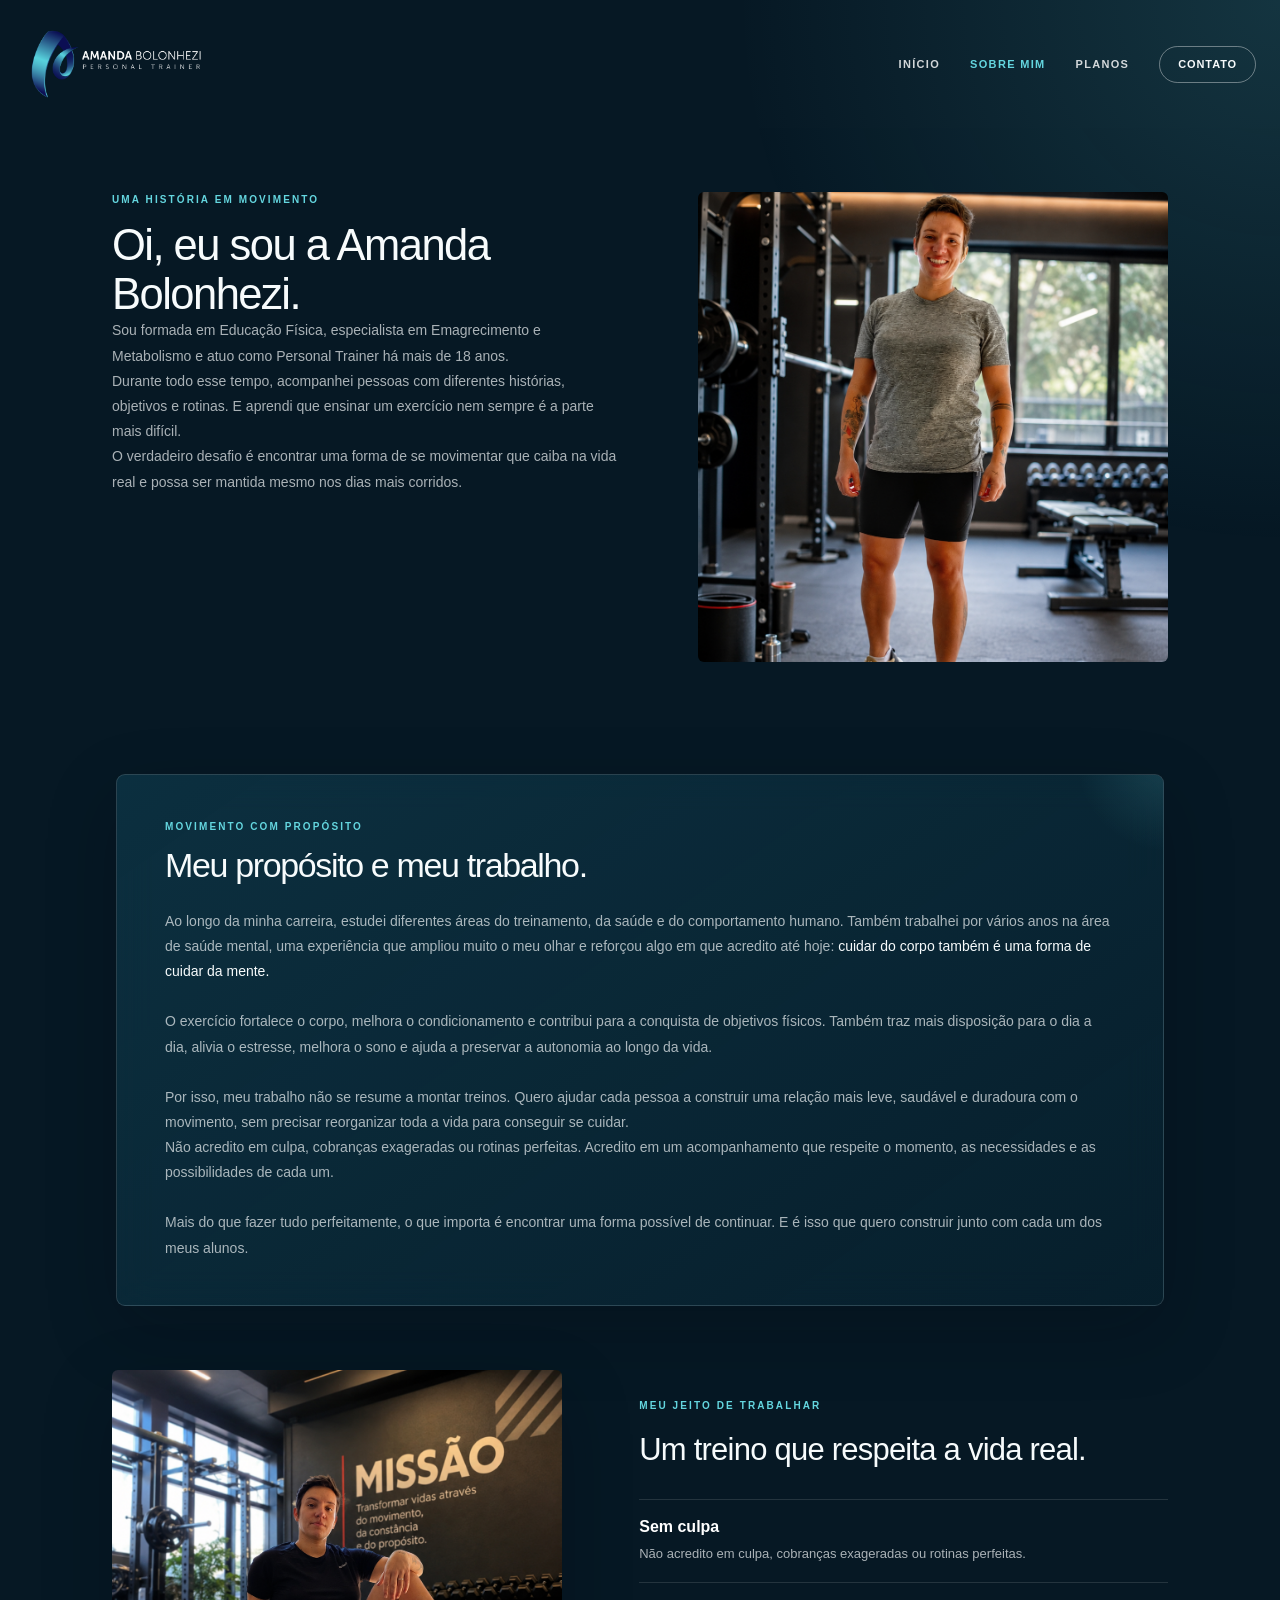
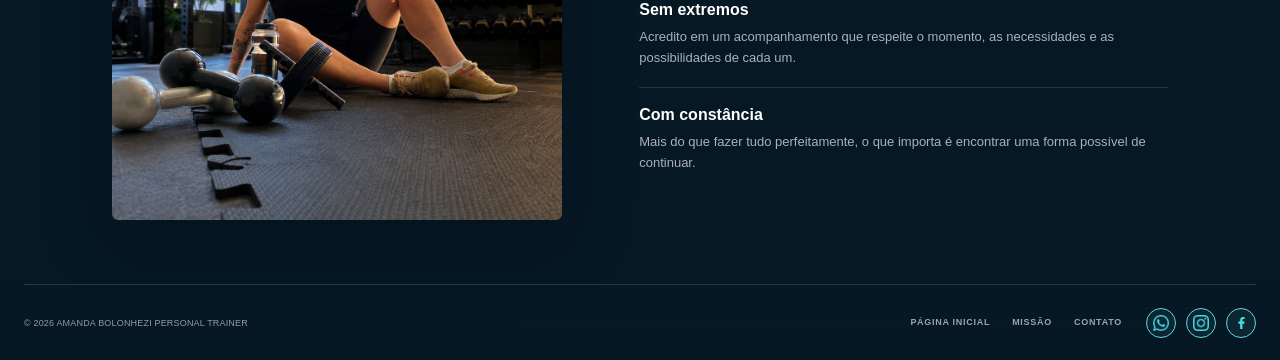
<file: sobre.html>
<!DOCTYPE html>
<html lang="pt-BR">
<head>
  <meta charset="UTF-8">
  <title>Sobre Mim - Amanda Bolonhezi</title>
  <meta name="viewport" content="width=device-width, initial-scale=1.0">
  <link rel="icon" type="image/x-icon" href="assets/img/favicon/favicon.ico">
  <link rel="icon" type="image/svg+xml" href="assets/img/favicon/favicon.svg">
  <link rel="icon" type="image/png" sizes="96x96" href="assets/img/favicon/favicon-96x96.png">
  <link rel="apple-touch-icon" sizes="180x180" href="assets/img/favicon/apple-touch-icon.png">
  <link rel="manifest" href="assets/img/favicon/site.webmanifest">
  <meta name="theme-color" content="#061824">
  <link rel="stylesheet" href="assets/css/style.css">
  <link rel="stylesheet" href="assets/css/modern-theme.css">
</head>
<body class="sobre-page sobre-page-v2">
  <header class="topo site-header-v2">
    <div class="site-header-v2-inner">
      <a class="site-logo-v2" href="index.html" aria-label="Amanda Bolonhezi — início">
        <img src="assets/img/logo1.png" alt="Amanda Bolonhezi Personal Trainer">
      </a>

      <nav class="site-nav-v2 menu-desktop" aria-label="Navegação principal">
        <a href="index.html">Início</a>
        <a href="sobre.html" class="active">Sobre mim</a>
        <a href="planos.html">Planos</a>
        <a href="contato.html" class="home-v2-contact">Contato</a>
      </nav>

      <button class="menu-toggle" aria-label="Abrir menu">
        <span></span><span></span><span></span>
      </button>
    </div>
  </header>

  <nav class="menu-mobile">
    <div class="menu-mobile-content">
      <ul class="menu-mobile-lista">
        <li><a href="index.html">Início</a></li>
        <li><a href="sobre.html">Sobre mim</a></li>
        <li><a href="planos.html">Planos</a></li>
        <li><a href="missao.html">Missão</a></li>
        <li><a href="contato.html">Contato</a></li>
      </ul>
      <ul class="social-mobile">
        <li><a href="https://wa.me/5541996498383" class="social-link" target="_blank" rel="noopener noreferrer"><img src="assets/img/icons/whatsapp.png" alt="WhatsApp"></a></li>
        <li><a href="https://www.instagram.com/amandabolonhezi" class="social-link" target="_blank" rel="noopener noreferrer"><img src="assets/img/icons/instagram.png" alt="Instagram"></a></li>
        <li><a href="https://www.facebook.com/amandabolonhezi/" class="social-link" target="_blank" rel="noopener noreferrer"><img src="assets/img/icons/facebook-filled.svg" alt="Facebook"></a></li>
      </ul>
    </div>
  </nav>

  <main class="sobre-v2-main">
    <section class="sobre-v2-hero container">
      <div class="sobre-v2-foto-wrap">
        <img src="assets/img/sobre.jpeg" alt="Amanda Bolonhezi em uma academia">
      </div>
      <div class="sobre-v2-hero-texto">
        <p class="sobre-v2-kicker"><span></span> UMA HISTÓRIA EM MOVIMENTO</p>
        <h1>Oi, eu sou a <strong>Amanda Bolonhezi.</strong></h1>
        <p class="sobre-v2-intro">Sou formada em Educação Física, especialista em Emagrecimento e Metabolismo e atuo como Personal Trainer há mais de 18 anos.</p>
        <p>Durante todo esse tempo, acompanhei pessoas com diferentes histórias, objetivos e rotinas. E aprendi que ensinar um exercício nem sempre é a parte mais difícil. </p>
        <p class="sobre-texto-destaque">O verdadeiro desafio é encontrar uma forma de se movimentar que caiba na vida real e possa ser mantida mesmo nos dias mais corridos.</p>
      </div>
    </section>

    <section class="sobre-v2-proposito container">
      <div class="sobre-v2-proposito-titulo">
        <p class="sobre-v2-kicker sobre-v2-proposito-kicker">MOVIMENTO COM PROPÓSITO</p>
        <h2>Meu propósito e meu trabalho.</h2>
      </div>
      <div class="sobre-v2-proposito-texto">
        <p>Ao longo da minha carreira, estudei diferentes áreas do treinamento, da saúde e do comportamento humano. Também trabalhei por vários anos na área de saúde mental, uma experiência que ampliou muito o meu olhar e reforçou algo em que acredito até hoje: <span class="sobre-v2-destaque">cuidar do corpo também é uma forma de cuidar da mente.</span></p>
        <p>O exercício fortalece o corpo, melhora o condicionamento e contribui para a conquista de objetivos físicos. Também traz mais disposição para o dia a dia, alivia o estresse, melhora o sono e ajuda a preservar a autonomia ao longo da vida.</p>
        <p>Por isso, meu trabalho não se resume a montar treinos. Quero ajudar cada pessoa a construir uma relação mais leve, saudável e duradoura com o movimento, sem precisar reorganizar toda a vida para conseguir se cuidar.<br>
        Não acredito em culpa, cobranças exageradas ou rotinas perfeitas. Acredito em um acompanhamento que respeite o momento, as necessidades e as possibilidades de cada um.</p>
        <p>Mais do que fazer tudo perfeitamente, o que importa é encontrar uma forma possível de continuar. E é isso que quero construir junto com cada um dos meus alunos.</p>
      </div>
    </section>

    <section class="sobre-v2-metodo">
      <div class="container sobre-v2-metodo-layout">
        <div class="sobre-v2-metodo-foto"><img src="assets/img/missao.jpeg" alt="Amanda Bolonhezi sentada em uma academia"></div>
        <div class="sobre-v2-metodo-texto">
          <p class="sobre-v2-kicker"><span></span> MEU JEITO DE TRABALHAR</p>
          <h2>Um treino que respeita a vida real.</h2>
          <div class="sobre-v2-principios">
            <article><div><h3>Sem culpa</h3><p>Não acredito em culpa, cobranças exageradas ou rotinas perfeitas.</p></div></article>
            <article><div><h3>Sem extremos</h3><p>Acredito em um acompanhamento que respeite o momento, as necessidades e as possibilidades de cada um.</p></div></article>
            <article><div><h3>Com constância</h3><p>Mais do que fazer tudo perfeitamente, o que importa é encontrar uma forma possível de continuar.</p></div></article>
          </div>
        </div>
      </div>
    </section>
  </main>

  <footer class="rodape site-footer-v2">
    <div class="container site-footer-v2-inner">
      <div class="site-footer-v2-top">
        <nav class="site-footer-v2-menu" aria-label="Navegação do rodapé">
          <a href="index.html">Página inicial</a>
          <a href="missao.html">Missão</a>
          <a href="contato.html">Contato</a>
        </nav>

        <div class="site-footer-v2-socials" aria-label="Redes sociais">
          <a href="https://wa.me/5541996498383" target="_blank" rel="noopener noreferrer" aria-label="WhatsApp">
            <svg viewBox="0 0 24 24" aria-hidden="true"><path d="M20.5 11.8a8.5 8.5 0 0 1-12.6 7.4L3.5 20.5l1.3-4.3a8.5 8.5 0 1 1 15.7-4.4Z"/><path d="M8.2 7.7c.2-.4.4-.4.7-.4h.5c.2 0 .4.1.5.4l.8 2c.1.3.1.5-.1.7l-.6.8c-.2.2-.1.4 0 .6.6 1.1 1.5 2 2.6 2.6.2.1.4.2.6 0l.9-1c.2-.2.4-.3.7-.1l1.9.9c.3.1.4.3.4.5 0 .3-.1 1.5-1.1 2.1-.6.4-1.4.6-2.3.3-1.3-.4-2.9-1-4.8-2.7-1.5-1.4-2.5-3.1-2.8-4.4-.3-1.1.1-1.9.5-2.3.4-.4.9-.6 1.6-.6Z"/></svg>
          </a>
          <a href="https://www.instagram.com/amandabolonhezi" target="_blank" rel="noopener noreferrer" aria-label="Instagram">
            <svg viewBox="0 0 24 24" aria-hidden="true"><rect x="3.5" y="3.5" width="17" height="17" rx="5"/><circle cx="12" cy="12" r="4"/><circle class="site-social-dot" cx="17.4" cy="6.7" r=".8"/></svg>
          </a>
          <a href="https://www.facebook.com/amandafbolonhezi/" target="_blank" rel="noopener noreferrer" aria-label="Facebook">
            <svg class="site-social-facebook" viewBox="0 0 24 24" aria-hidden="true"><path d="M14.2 20v-7h2.4l.4-2.8h-2.8V8.4c0-.8.2-1.4 1.4-1.4h1.5V4.5c-.3 0-1.2-.1-2.2-.1-2.2 0-3.7 1.3-3.7 3.8v2.1H8.8V13h2.4v7h3Z"/></svg>
          </a>
        </div>
      </div>

      <div class="site-footer-v2-bottom">
        <a class="footer-copy" href="https://wa.me/5541999880189" target="_blank" rel="noopener noreferrer">&copy; 2026 Amanda Bolonhezi Personal Trainer
          <span class="footer-credit-tooltip">Desenvolvido por Huayra Cordeiro</span>
        </a>
      </div>
    </div>
  </footer>

  <script src="assets/js/script.js"></script>
</body>
</html>
</file>
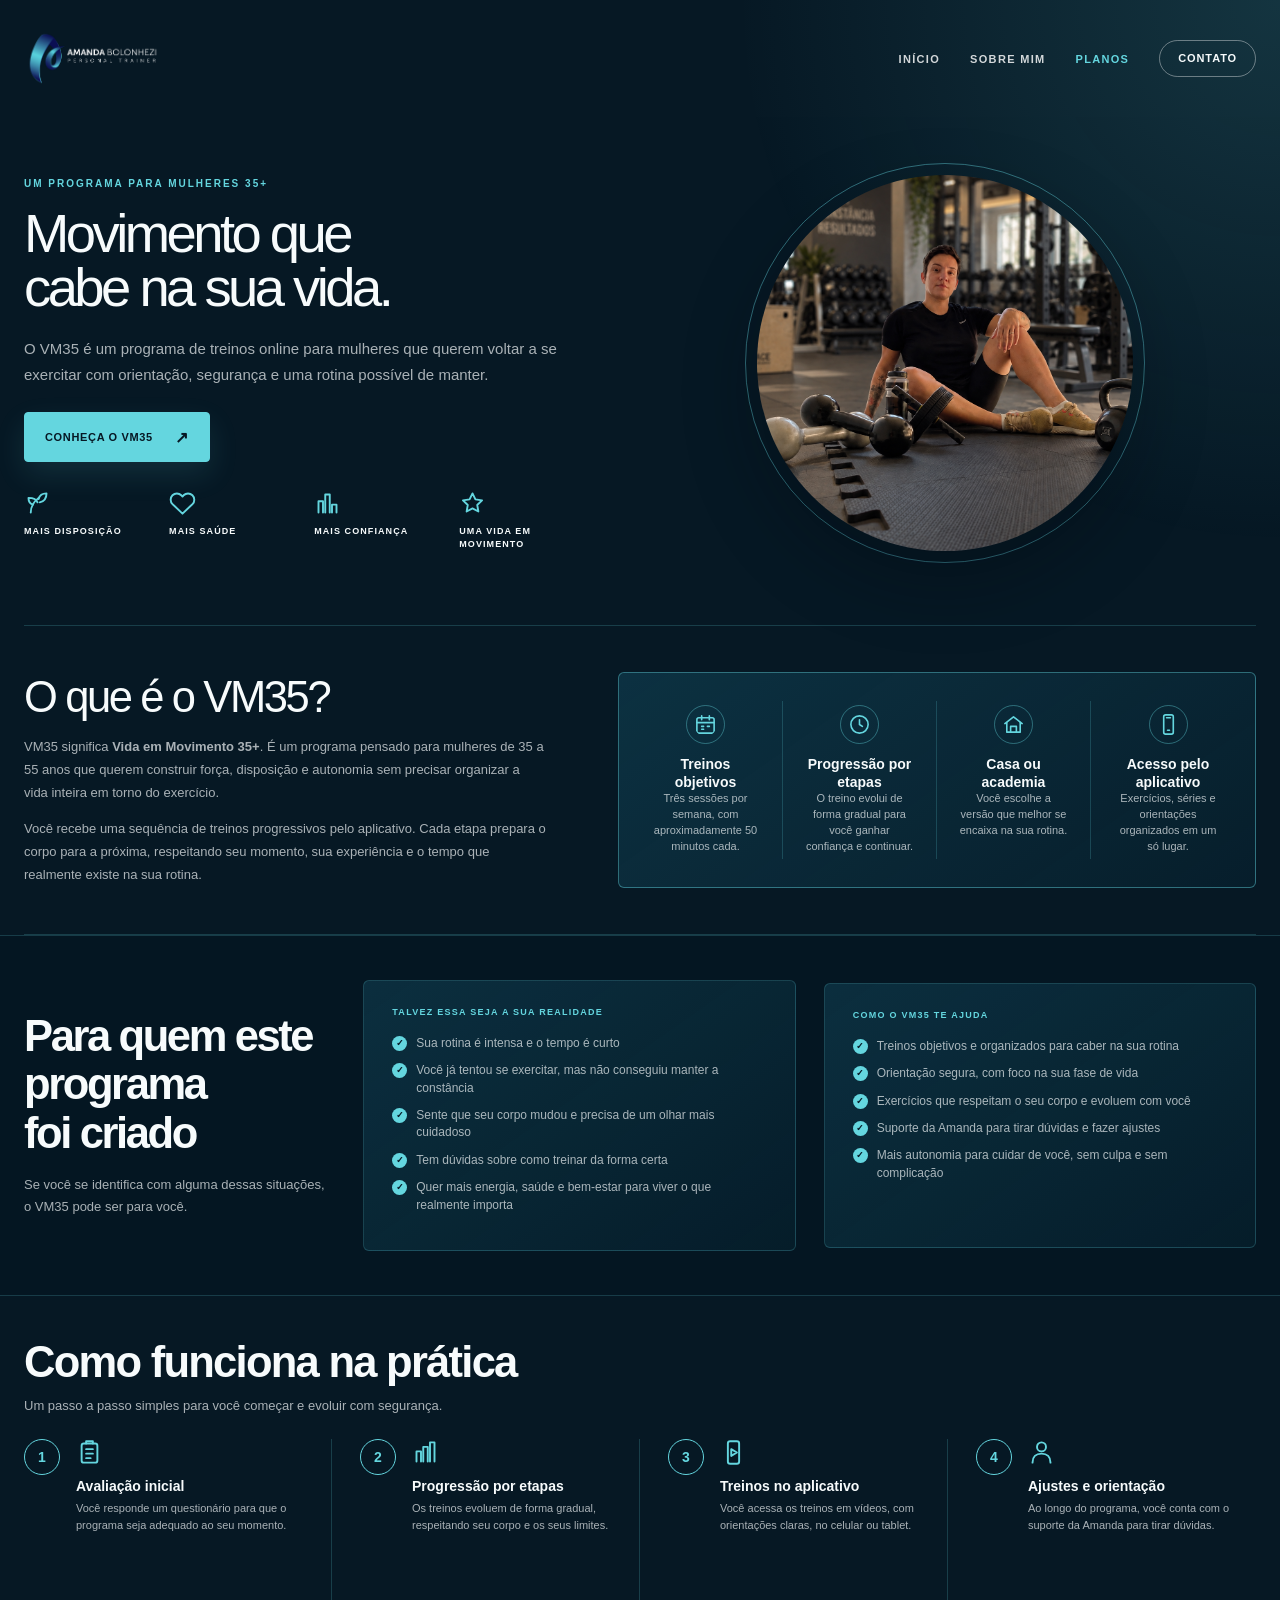
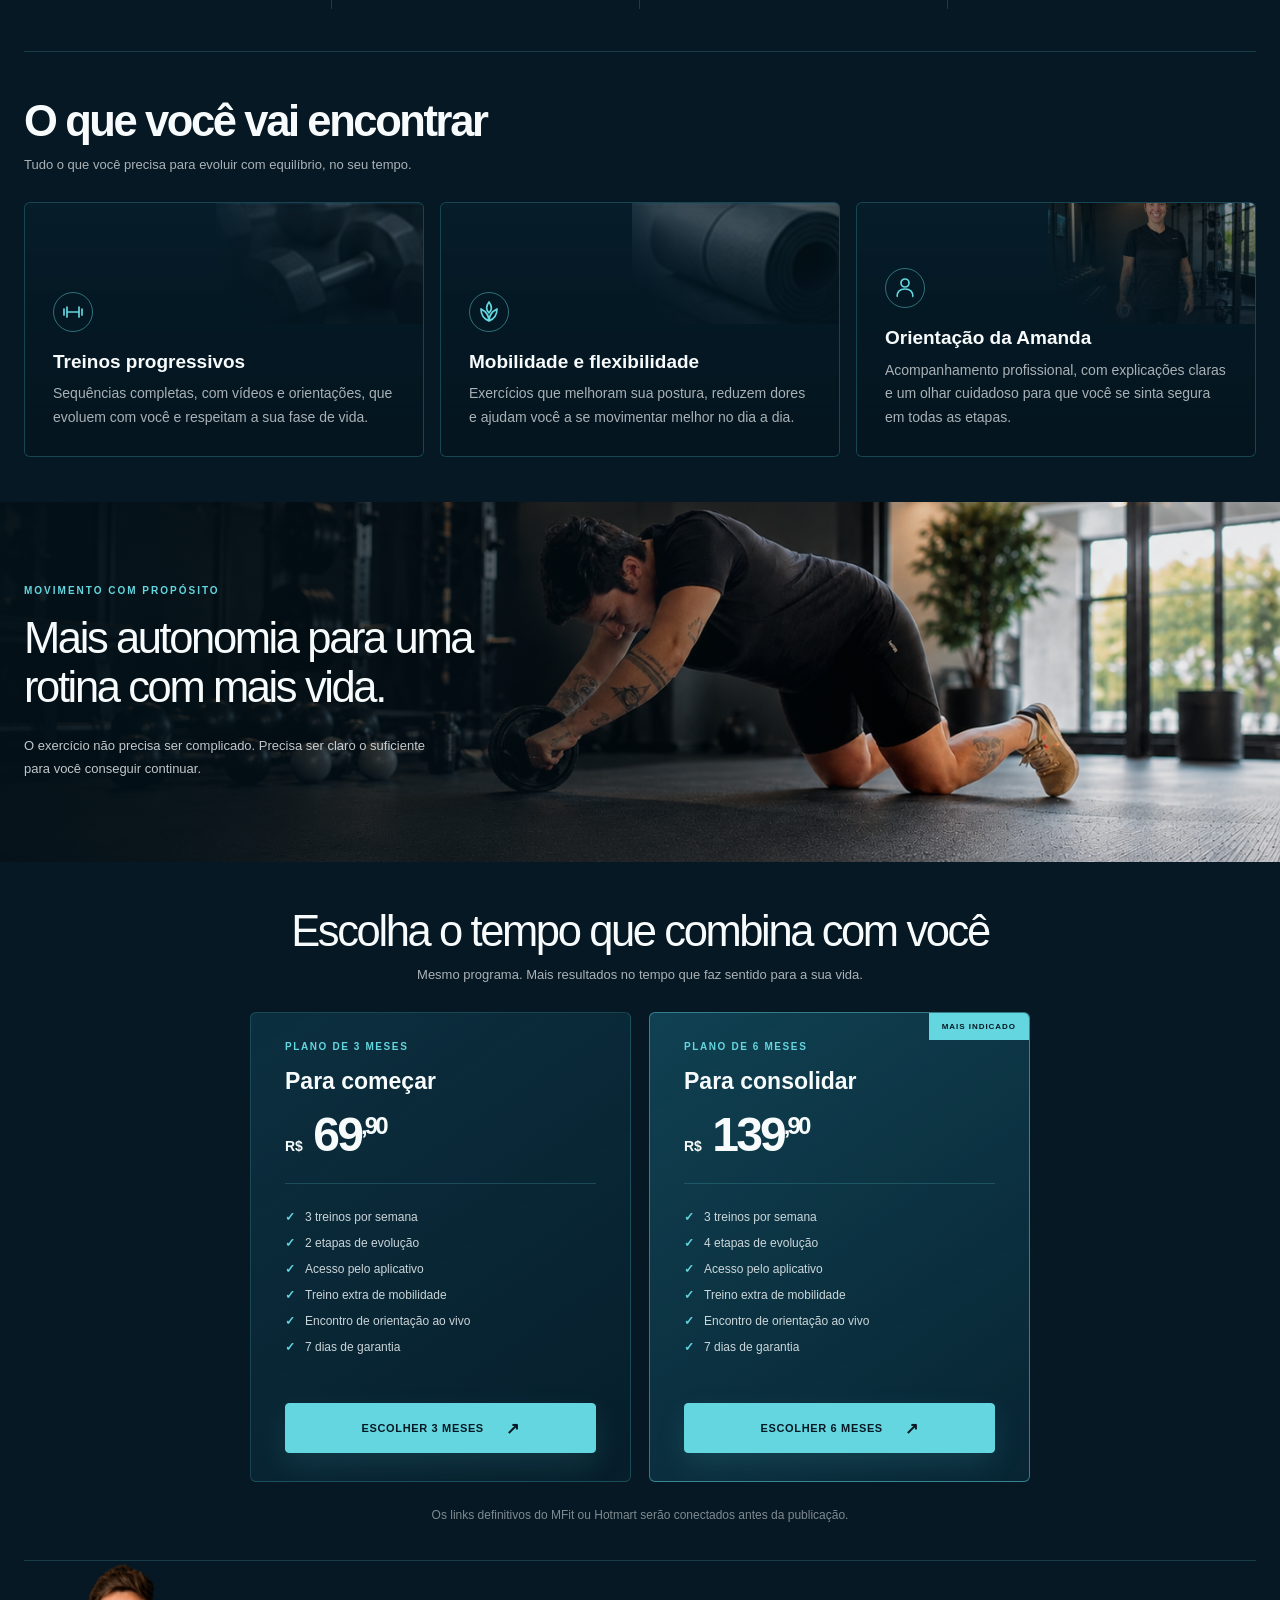
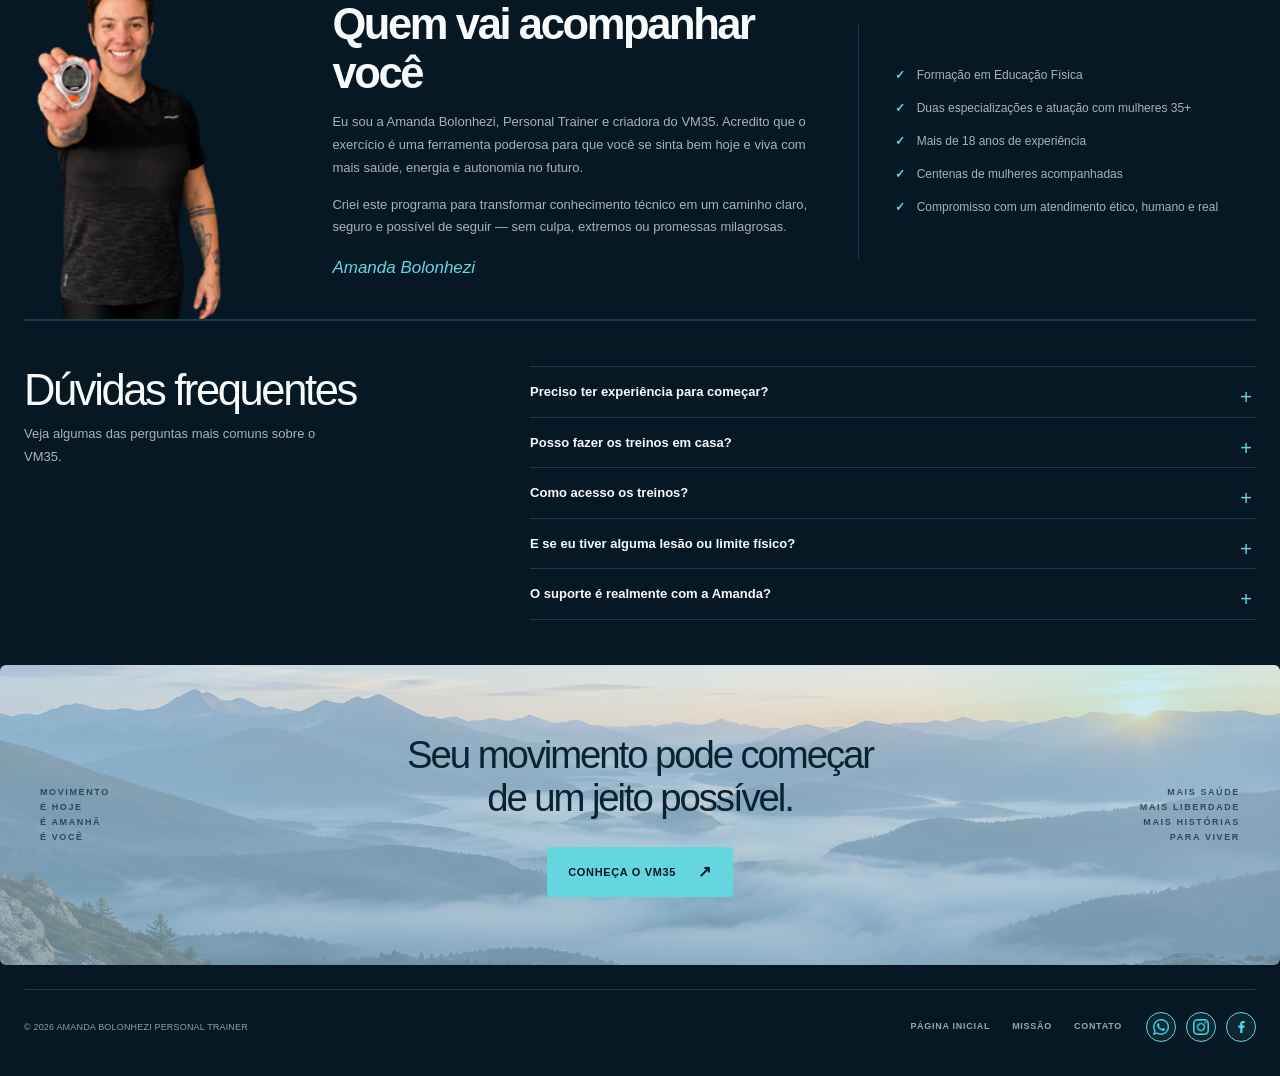
<file: vida-em-movimento-35.html>
<!DOCTYPE html>
<html lang="pt-BR">
<head>
  <meta charset="UTF-8">
  <title>VM35 — Vida em Movimento 35+ | Amanda Bolonhezi</title>
  <meta name="description" content="Treinos progressivos para mulheres de 35 a 55 anos, com acesso pelo aplicativo e liberdade para treinar em casa ou na academia.">
  <meta name="viewport" content="width=device-width, initial-scale=1.0">
  <link rel="icon" type="image/x-icon" href="assets/img/favicon/favicon.ico">
  <meta name="theme-color" content="#061824">
  <link rel="stylesheet" href="assets/css/style.css">
  <link rel="stylesheet" href="assets/css/modern-theme.css">
  <link rel="stylesheet" href="assets/css/vm35-landing.css">
</head>
<body class="vm35-page">
  <header class="topo site-header-v2">
    <div class="site-header-v2-inner">
      <a class="site-logo-v2" href="index.html" aria-label="Amanda Bolonhezi — início"><img src="assets/img/logo1.png" alt="Amanda Bolonhezi Personal Trainer"></a>
      <nav class="site-nav-v2 menu-desktop" aria-label="Navegação principal">
        <a href="index.html">Início</a><a href="sobre.html">Sobre mim</a><a href="planos.html" class="active">Planos</a><a href="contato.html" class="home-v2-contact">Contato</a>
      </nav>
      <button class="menu-toggle" aria-label="Abrir menu"><span></span><span></span><span></span></button>
    </div>
  </header>
  <nav class="menu-mobile" aria-label="Navegação mobile">
    <div class="menu-mobile-content">
      <ul class="menu-mobile-lista"><li><a href="index.html">Início</a></li><li><a href="sobre.html">Sobre mim</a></li><li><a href="planos.html">Planos</a></li><li><a href="missao.html">Missão</a></li><li><a href="contato.html">Contato</a></li></ul>
      <ul class="social-mobile">
        <li><a href="https://wa.me/5541996498383" class="social-link" target="_blank" rel="noopener noreferrer"><img src="assets/img/icons/whatsapp.png" alt="WhatsApp"></a></li>
        <li><a href="https://www.instagram.com/amandabolonhezi" class="social-link" target="_blank" rel="noopener noreferrer"><img src="assets/img/icons/instagram.png" alt="Instagram"></a></li>
        <li><a href="https://www.facebook.com/amandafbolonhezi/" class="social-link" target="_blank" rel="noopener noreferrer"><img src="assets/img/icons/facebook-filled.svg" alt="Facebook"></a></li>
      </ul>
    </div>
  </nav>
  <main>
    <section class="vm-hero vm-container">
      <div class="vm-hero-copy">
        <p class="vm-kicker"><span></span>UM PROGRAMA PARA MULHERES 35+</p>
        <h1><span>Movimento que</span><strong>cabe na sua vida.</strong></h1>
        <p class="vm-lead">O VM35 é um programa de treinos online para mulheres que querem voltar a se exercitar com orientação, segurança e uma rotina possível de manter.</p>
        <a class="vm-button" href="#planos-vm35">Conheça o VM35 <span>↗</span></a>
        <ul class="vm-hero-benefits">
          <li><svg class="vm-mini-icon" viewBox="0 0 24 24" aria-hidden="true"><path d="M6 20c0-5 2-9 7-13"/><path d="M8 13c-3-1-4-3-4-6 4 0 7 1 8 4"/><path d="M13 8c1-4 4-5 7-5 0 4-2 7-6 8"/></svg><strong>Mais disposição</strong></li>
          <li><svg class="vm-mini-icon" viewBox="0 0 24 24" aria-hidden="true"><path d="M20.8 4.7a5.5 5.5 0 0 0-7.8 0L12 5.8l-1.1-1.1a5.5 5.5 0 0 0-7.8 7.8l1.1 1.1L12 21l7.8-7.4 1.1-1.1a5.5 5.5 0 0 0-.1-7.8Z"/></svg><strong>Mais saúde</strong></li>
          <li><svg class="vm-mini-icon" viewBox="0 0 24 24" aria-hidden="true"><path d="M4 20V10h4v10M10 20V4h4v16M16 20v-7h4v7"/></svg><strong>Mais confiança</strong></li>
          <li><svg class="vm-mini-icon" viewBox="0 0 24 24" aria-hidden="true"><path d="m12 3 2.6 5.3 5.9.9-4.3 4.1 1 5.8-5.2-2.7-5.2 2.7 1-5.8-4.3-4.1 5.9-.9Z"/></svg><strong>Uma vida em movimento</strong></li>
        </ul>
      </div>
      <div class="vm-hero-photo"><span class="vm-photo-ring" aria-hidden="true"></span><img src="assets/img/vm35/vm35-01.png" alt="Amanda Bolonhezi na academia"></div>
    </section>
    <section class="vm-explainer vm-section vm-container" id="o-que-e">
      <div class="vm-section-copy">
        <h2>O que é o <strong>VM35?</strong></h2>
        <p>VM35 significa <strong>Vida em Movimento 35+</strong>. É um programa pensado para mulheres de 35 a 55 anos que querem construir força, disposição e autonomia sem precisar organizar a vida inteira em torno do exercício.</p>
        <p>Você recebe uma sequência de treinos progressivos pelo aplicativo. Cada etapa prepara o corpo para a próxima, respeitando seu momento, sua experiência e o tempo que realmente existe na sua rotina.</p>
      </div>
      <div class="vm-summary-card">
        <article><svg viewBox="0 0 24 24" aria-hidden="true"><rect x="3" y="5" width="18" height="16" rx="2"/><path d="M8 3v4M16 3v4M3 10h18"/><path d="M8 14h2M14 14h2M8 17h2"/></svg><div><h3>Treinos objetivos</h3><p>Três sessões por semana, com aproximadamente 50 minutos cada.</p></div></article>
        <article><svg viewBox="0 0 24 24" aria-hidden="true"><circle cx="12" cy="12" r="9"/><path d="M12 7v5l3 2"/></svg><div><h3>Progressão por etapas</h3><p>O treino evolui de forma gradual para você ganhar confiança e continuar.</p></div></article>
        <article><svg viewBox="0 0 24 24" aria-hidden="true"><path d="M3 11 12 4l9 7"/><path d="M5 10v10h14V10M9 20v-6h6v6"/></svg><div><h3>Casa ou academia</h3><p>Você escolhe a versão que melhor se encaixa na sua rotina.</p></div></article>
        <article><svg viewBox="0 0 24 24" aria-hidden="true"><rect x="7" y="2" width="10" height="20" rx="2"/><path d="M10 5h4M11 18h2"/></svg><div><h3>Acesso pelo aplicativo</h3><p>Exercícios, séries e orientações organizados em um só lugar.</p></div></article>
      </div>
    </section>
    <section class="vm-fit vm-section">
      <div class="vm-container vm-fit-layout">
        <div class="vm-fit-intro"><h2>Para quem este programa <strong>foi criado</strong></h2><p>Se você se identifica com alguma dessas situações, o VM35 pode ser para você.</p></div>
        <article class="vm-compare-card"><p class="vm-compare-label">TALVEZ ESSA SEJA A SUA REALIDADE</p><ul><li>Sua rotina é intensa e o tempo é curto</li><li>Você já tentou se exercitar, mas não conseguiu manter a constância</li><li>Sente que seu corpo mudou e precisa de um olhar mais cuidadoso</li><li>Tem dúvidas sobre como treinar da forma certa</li><li>Quer mais energia, saúde e bem-estar para viver o que realmente importa</li></ul></article>
        <article class="vm-compare-card"><p class="vm-compare-label">COMO O VM35 TE AJUDA</p><ul><li>Treinos objetivos e organizados para caber na sua rotina</li><li>Orientação segura, com foco na sua fase de vida</li><li>Exercícios que respeitam o seu corpo e evoluem com você</li><li>Suporte da Amanda para tirar dúvidas e fazer ajustes</li><li>Mais autonomia para cuidar de você, sem culpa e sem complicação</li></ul></article>
      </div>
    </section>
    <section class="vm-how vm-section vm-container" id="como-funciona">
      <div class="vm-how-heading"><h2>Como funciona na prática</h2><p>Um passo a passo simples para você começar e evoluir com segurança.</p></div>
      <ol class="vm-steps">
        <li><span>1</span><div><svg class="vm-step-icon" viewBox="0 0 24 24" aria-hidden="true"><rect x="5" y="4" width="14" height="17" rx="2"/><path d="M9 4V2h6v2M9 9h6M9 13h6M9 17h4"/></svg><h3>Avaliação inicial</h3><p>Você responde um questionário para que o programa seja adequado ao seu momento.</p></div></li>
        <li><span>2</span><div><svg class="vm-step-icon" viewBox="0 0 24 24" aria-hidden="true"><path d="M4 20V11h4v9M10 20V7h4v13M16 20V3h4v17"/></svg><h3>Progressão por etapas</h3><p>Os treinos evoluem de forma gradual, respeitando seu corpo e os seus limites.</p></div></li>
        <li><span>3</span><div><svg class="vm-step-icon" viewBox="0 0 24 24" aria-hidden="true"><rect x="7" y="2" width="10" height="20" rx="2"/><path d="m10 9 5 3-5 3Z"/></svg><h3>Treinos no aplicativo</h3><p>Você acessa os treinos em vídeos, com orientações claras, no celular ou tablet.</p></div></li>
        <li><span>4</span><div><svg class="vm-step-icon" viewBox="0 0 24 24" aria-hidden="true"><circle cx="12" cy="7" r="4"/><path d="M4 21c0-5 3-8 8-8s8 3 8 8"/></svg><h3>Ajustes e orientação</h3><p>Ao longo do programa, você conta com o suporte da Amanda para tirar dúvidas.</p></div></li>
      </ol>
    </section>
    <section class="vm-includes vm-section vm-container">
      <div class="vm-section-heading"><h2>O que você vai encontrar</h2><p>Tudo o que você precisa para evoluir com equilíbrio, no seu tempo.</p></div>
      <div class="vm-includes-grid">
        <article class="vm-include-training"><svg class="vm-card-icon" viewBox="0 0 24 24" aria-hidden="true"><path d="M3 9v6M6 7v10M18 7v10M21 9v6M6 12h12"/></svg><h3>Treinos progressivos</h3><p>Sequências completas, com vídeos e orientações, que evoluem com você e respeitam a sua fase de vida.</p></article>
        <article class="vm-include-mobility"><svg class="vm-card-icon" viewBox="0 0 24 24" aria-hidden="true"><path d="M12 21c0-7-4-10-8-12 0 6 3 10 8 12ZM12 21c0-7 4-10 8-12 0 6-3 10-8 12ZM12 13c-3-3-3-7 0-11 3 4 3 8 0 11Z"/></svg><h3>Mobilidade e flexibilidade</h3><p>Exercícios que melhoram sua postura, reduzem dores e ajudam você a se movimentar melhor no dia a dia.</p></article>
        <article class="vm-include-amanda"><svg class="vm-card-icon" viewBox="0 0 24 24" aria-hidden="true"><circle cx="12" cy="7" r="4"/><path d="M4 21c0-5 3-8 8-8s8 3 8 8"/></svg><h3>Orientação da Amanda</h3><p>Acompanhamento profissional, com explicações claras e um olhar cuidadoso para que você se sinta segura em todas as etapas.</p></article>
      </div>
    </section>
    <section class="vm-wide-photo">
      <img src="assets/img/vm35/vm35-03.png" alt="Amanda Bolonhezi treinando com a roda abdominal"><div class="vm-wide-overlay"></div>
      <div class="vm-wide-copy"><p class="vm-kicker"><span></span>MOVIMENTO COM PROPÓSITO</p><h2>Mais autonomia para uma rotina <strong>com mais vida.</strong></h2><p>O exercício não precisa ser complicado. Precisa ser claro o suficiente para você conseguir continuar.</p></div>
    </section>
    <section class="vm-pricing vm-section vm-container" id="planos-vm35">
      <div class="vm-section-heading vm-centered"><h2>Escolha o tempo que combina com você</h2><p>Mesmo programa. Mais resultados no tempo que faz sentido para a sua vida.</p></div>
      <div class="vm-price-grid">
        <article class="vm-price-card"><p class="vm-price-label">PLANO DE 3 MESES</p><h3>Para começar</h3><p class="vm-price"><small>R$</small> 69<sup>,90</sup></p><ul><li>3 treinos por semana</li><li>2 etapas de evolução</li><li>Acesso pelo aplicativo</li><li>Treino extra de mobilidade</li><li>Encontro de orientação ao vivo</li><li>7 dias de garantia</li></ul><a class="vm-button vm-checkout" href="#checkout-pendente" data-plan="3 meses">Escolher 3 meses <span>↗</span></a></article>
        <article class="vm-price-card vm-featured"><span class="vm-price-badge">MAIS INDICADO</span><p class="vm-price-label">PLANO DE 6 MESES</p><h3>Para consolidar</h3><p class="vm-price"><small>R$</small> 139<sup>,90</sup></p><ul><li>3 treinos por semana</li><li>4 etapas de evolução</li><li>Acesso pelo aplicativo</li><li>Treino extra de mobilidade</li><li>Encontro de orientação ao vivo</li><li>7 dias de garantia</li></ul><a class="vm-button vm-checkout" href="#checkout-pendente" data-plan="6 meses">Escolher 6 meses <span>↗</span></a></article>
      </div>
      <p class="vm-payment-note">Os links definitivos do MFit ou Hotmart serão conectados antes da publicação.</p>
    </section>
    <section class="vm-about vm-section vm-container">
      <div class="vm-about-photo"><img src="assets/img/vm35/amanda-acompanhamento.png" alt="Amanda Bolonhezi, personal trainer e criadora do VM35"></div>
      <div class="vm-about-copy"><h2>Quem vai acompanhar você</h2><p>Eu sou a Amanda Bolonhezi, Personal Trainer e criadora do VM35. Acredito que o exercício é uma ferramenta poderosa para que você se sinta bem hoje e viva com mais saúde, energia e autonomia no futuro.</p><p>Criei este programa para transformar conhecimento técnico em um caminho claro, seguro e possível de seguir — sem culpa, extremos ou promessas milagrosas.</p><p class="vm-signature">Amanda Bolonhezi</p></div>
      <ul class="vm-credentials"><li>Formação em Educação Física</li><li>Duas especializações e atuação com mulheres 35+</li><li>Mais de 18 anos de experiência</li><li>Centenas de mulheres acompanhadas</li><li>Compromisso com um atendimento ético, humano e real</li></ul>
    </section>
    <section class="vm-faq vm-section vm-container">
      <div class="vm-section-heading"><h2>Dúvidas frequentes</h2><p>Veja algumas das perguntas mais comuns sobre o VM35.</p></div>
      <div class="vm-faq-list">
        <details><summary>Preciso ter experiência para começar?</summary><p>Não. O programa começa com uma etapa de adaptação e também foi pensado para quem está começando ou retomando a atividade física.</p></details>
        <details><summary>Posso fazer os treinos em casa?</summary><p>Sim. Você poderá escolher a proposta para casa ou para academia, de acordo com a sua rotina e com os recursos disponíveis.</p></details>
        <details><summary>Como acesso os treinos?</summary><p>Todos os treinos ficam organizados no aplicativo, com vídeos, séries e orientações para você acompanhar pelo celular ou tablet.</p></details>
        <details><summary>E se eu tiver alguma lesão ou limite físico?</summary><p>Informe suas condições na avaliação inicial. Assim, será possível orientar o melhor caminho e identificar quando uma liberação profissional adicional for necessária.</p></details>
        <details><summary>O suporte é realmente com a Amanda?</summary><p>Sim. As orientações e dúvidas relacionadas ao programa são acompanhadas pela Amanda por meio do aplicativo.</p></details>
      </div>
    </section>
    <section class="vm-final"><div class="vm-final-light" aria-hidden="true"></div><p class="vm-final-side vm-final-side-left">MOVIMENTO<br>É HOJE<br>É AMANHÃ<br>É VOCÊ</p><div class="vm-final-copy"><h2><span>Seu movimento pode começar</span><strong>de um jeito possível.</strong></h2><a class="vm-button" href="#planos-vm35">Conheça o VM35 <span>↗</span></a></div><p class="vm-final-side vm-final-side-right">MAIS SAÚDE<br>MAIS LIBERDADE<br>MAIS HISTÓRIAS<br>PARA VIVER</p></section>
  </main>
  <footer class="rodape site-footer-v2">
    <div class="container site-footer-v2-inner">
      <div class="site-footer-v2-top">
        <nav class="site-footer-v2-menu" aria-label="Navegação do rodapé"><a href="index.html">Página inicial</a><a href="missao.html">Missão</a><a href="contato.html">Contato</a></nav>
        <div class="site-footer-v2-socials" aria-label="Redes sociais">
          <a href="https://wa.me/5541996498383" target="_blank" rel="noopener noreferrer" aria-label="WhatsApp"><svg viewBox="0 0 24 24" aria-hidden="true"><path d="M20.5 11.8a8.5 8.5 0 0 1-12.6 7.4L3.5 20.5l1.3-4.3a8.5 8.5 0 1 1 15.7-4.4Z"/><path d="M8.2 7.7c.2-.4.4-.4.7-.4h.5c.2 0 .4.1.5.4l.8 2c.1.3.1.5-.1.7l-.6.8c-.2.2-.1.4 0 .6.6 1.1 1.5 2 2.6 2.6.2.1.4.2.6 0l.9-1c.2-.2.4-.3.7-.1l1.9.9c.3.1.4.3.4.5 0 .3-.1 1.5-1.1 2.1-.6.4-1.4.6-2.3.3-1.3-.4-2.9-1-4.8-2.7-1.5-1.4-2.5-3.1-2.8-4.4-.3-1.1.1-1.9.5-2.3.4-.4.9-.6 1.6-.6Z"/></svg></a>
          <a href="https://www.instagram.com/amandabolonhezi" target="_blank" rel="noopener noreferrer" aria-label="Instagram"><svg viewBox="0 0 24 24" aria-hidden="true"><rect x="3.5" y="3.5" width="17" height="17" rx="5"/><circle cx="12" cy="12" r="4"/><circle class="site-social-dot" cx="17.4" cy="6.7" r=".8"/></svg></a>
          <a href="https://www.facebook.com/amandafbolonhezi/" target="_blank" rel="noopener noreferrer" aria-label="Facebook"><svg class="site-social-facebook" viewBox="0 0 24 24" aria-hidden="true"><path d="M14.2 20v-7h2.4l.4-2.8h-2.8V8.4c0-.8.2-1.4 1.4-1.4h1.5V4.5c-.3 0-1.2-.1-2.2-.1-2.2 0-3.7 1.3-3.7 3.8v2.1H8.8V13h2.4v7h3Z"/></svg></a>
        </div>
      </div>
      <div class="site-footer-v2-bottom"><a class="footer-copy" href="https://wa.me/5541999880189" target="_blank" rel="noopener noreferrer">&copy; 2026 Amanda Bolonhezi Personal Trainer<span class="footer-credit-tooltip">Desenvolvido por Huayra Cordeiro</span></a></div>
    </div>
  </footer>
  <div class="vm-dialog" id="checkout-pendente" role="dialog" aria-modal="true" aria-labelledby="vm-dialog-title" hidden><div class="vm-dialog-card"><button class="vm-dialog-close" type="button" aria-label="Fechar">×</button><p class="vm-kicker"><span></span>PROTÓTIPO</p><h2 id="vm-dialog-title">Checkout ainda não conectado</h2><p>O botão do plano de <strong id="vm-selected-plan">3 meses</strong> está pronto para receber o link do MFit ou Hotmart.</p><button class="vm-button vm-dialog-ok" type="button">Entendi</button></div></div>
  <a class="vm-mobile-cta" href="#planos-vm35">Ver planos <span>↗</span></a>
  <script src="assets/js/script.js"></script><script src="assets/js/vm35-landing.js"></script>
</body>
</html>
</file>
<file: assets/css/style.css>
* {
  margin: 0;
  padding: 0;
  box-sizing: border-box;
}

html {
  scroll-behavior: smooth;
}

body {
  font-family: Montserrat, -apple-system, BlinkMacSystemFont, "Segoe UI",
    Roboto, Helvetica, Arial, "Apple Color Emoji", "Segoe UI Emoji",
    "Segoe UI Symbol", sans-serif;
  background-color: #000000;
  color: #ffffff;
}


.container {
  width: 100%;
  max-width: 1200px;
  margin: 0 auto;
  padding: 0 2rem;
}






.topo {
  position: fixed;
  top: 0;
  left: 0;
  width: 100%;
  z-index: 10;

  transition:
    background-color 0.35s ease,
    box-shadow 0.35s ease;
}


body.home-page .topo {
  background-color: transparent;
  box-shadow: none;
}


body.home-page .topo.compacto {
  background-color: #0f171f;     
  box-shadow: 0 8px 16px rgba(0, 0, 0, 0.45);
}


body.sobre-page .topo,
body.planos-page .topo,
body.missao-page .topo,
body.contato-page .topo,
body.personal-page .topo {
  background-color: #0f171f;
  border-bottom: 1px solid rgba(255, 255, 255, 0.05);
  box-shadow: 0 8px 16px rgba(0, 0, 0, 0.45);
}






.menu ul {
  list-style: none;
  display: flex;
  gap: 2rem;
}

.menu a {
  color: #ffffff;
  text-decoration: none;
  font-size: 16px;
  text-transform: uppercase;
  letter-spacing: normal;
}


.menu a:hover {
  color: #00a7d9;
}


.menu a.active {
  color: #00a7d9;
}


.menu-toggle {
  display: none;
  flex-direction: column;
  justify-content: center;
  gap: 4px;

  width: 28px;
  height: 28px;

  border: none;
  background: none;
  cursor: pointer;
  padding: 0;

  transition:
    width 0.35s ease,
    height 0.35s ease,
    transform 0.35s ease;
}

.menu-toggle span {
  display: block;
  height: 2px;
  width: 100%;
  background-color: #ffffff;
  border-radius: 999px;

  transition:
    width 0.35s ease,
    transform 0.35s ease;
}


.menu-mobile {
  position: fixed;
  inset: 0;
  background-color: rgba(0, 0, 0, 0.72);
  backdrop-filter: blur(4px);
  display: none;                 
  align-items: flex-start;
  justify-content: flex-end;
  z-index: 50;
}

body.menu-mobile-aberto .menu-mobile {
  display: flex;
}


.menu-mobile-content {
  width: 70%;
  max-width: 320px;
  height: 100%;
  background-color: #0f171f;
  padding: 5rem 2rem 2rem;
  display: flex;
  flex-direction: column;
  justify-content: space-between;  
}


.menu-mobile-lista {
  list-style: none;
  display: flex;
  flex-direction: column;
  gap: 1.4rem;
}

.menu-mobile-lista a {
  color: #ffffff;
  text-decoration: none;
  text-transform: uppercase;
  letter-spacing: 0.14em;
  font-size: 0.9rem;
}

.menu-mobile-lista a:hover {
  color: #00a7d9;
}


.social-mobile {
  list-style: none;
  display: flex;
  gap: 0.8rem;
  justify-content: flex-start;
}






.social-link {
  display: inline-flex;
  align-items: center;
  justify-content: center;
  border: none;
  background: none;
  padding: 0;
  width: 24px;
  height: 24px;
}

.social-link img {
  display: block;
  width: 18px;
  height: 18px;

  
}

.social-link:hover {
  background-color: rgba(22, 161, 192, 0.12);
}



















.rodape {
  background-color: #0f171f;
  padding-top: 0;
  padding-bottom: 1.5rem;
}
















.rodape-link-oculto {
  margin-left: 0.4rem;
  color: #ffffff75;
  text-decoration: none;
  font-weight: 400;
}



.rodape-tooltip {
  position: absolute;
  right: 0;                 
  bottom: 150%;             
  padding: 0.35rem 0.6rem;
  background-color: #0f171f;
  color: #00a7d9;
  border-radius: 3px;
  border: 0px solid rgba(255, 255, 255, 0.18);
  font-size: 0.78rem;
  white-space: nowrap;
  box-shadow: 0 8px 16px rgba(0, 0, 0, 0.45);

  opacity: 0;               
  pointer-events: none;     
  transform: translateY(4px);
  transition: opacity 0.18s ease, transform 0.18s ease;
}






.rodape-link-oculto:hover {
  text-decoration: underline;
}


@media (max-width: 768px) {

  .container {
    padding: 0 1.4rem;
  }

  

  

  

  .menu-desktop {
    display: none;
  }

  .menu-toggle {
    display: flex;
    align-self: flex-start;

    width: 28px;
    height: 28px;
    margin-top: 0.65rem;
    margin-right: 0;

    transition:
      width 0.35s ease,
      height 0.35s ease,
      margin-top 0.35s ease,
      transform 0.35s ease;
  }

  .topo.compacto .menu-toggle {
    width: 25px;
    height: 25px;
    margin-top: 0;
    transform: translateY(-1px);
  }
}






body.sobre-page,
body.planos-page,
body.missao-page,
body.contato-page,
body.personal-page {
  background-color: #0f171f;
  color: #ffffff;
}



.planos-main,
.missao-main,
.contato-main {
  padding-top: 7rem;
  padding-bottom: 4rem;
}






.pagina-titulo {
  font-size: 40px;
  font-weight: 400;
  letter-spacing: normal;
  text-transform: uppercase;
  margin-bottom: 1rem;
}


.pagina-underline {
  width: 80px;
  height: 2px;
  background-color: #00a7d9;
  margin-bottom: 1.8rem;
}


.pagina-subtitulo {
  font-size: 28px;
  font-weight: 400;
  margin-bottom: 1.8rem;
}


.pagina-texto {
  font-size: 16px;
  line-height: 1.8;
  color: rgba(255, 255, 255, 0.46);
  margin-bottom: 1rem;
  font-weight: 300;
  letter-spacing: 0.01em;
}




.pagina-texto a {
  color: #00a7d9;
  text-decoration: none;
}

.pagina-texto a:hover {
  text-decoration: underline;
}













@media (max-width: 768px) {
  
  .planos-main,
  .personal-main,
  .contato-main {
    padding-top: 8rem;
  }
}





@media (max-width: 768px) {
  
  .plano-destaque-vm-conteudo {
    display: flex;
    flex-direction: column;
    align-items: stretch;
    gap: 0;

    width: 100%;
    min-height: 0;
    height: auto;

    overflow: hidden;
  }

  
  .plano-destaque-vm-imagem {
    display: block;
    width: 100%;
    height: auto;
    margin: 0;
    padding: 0;
  }

  .plano-destaque-vm-imagem img {
    display: block;
    width: 100%;
    max-width: 100%;
    height: auto;

    margin: 0;
    padding: 0;

    object-fit: cover;
  }

  
  .plano-destaque-vm-textos {
    position: static;
    display: flex;
    flex-direction: column;
    align-items: flex-start;
    justify-content: flex-start;

    width: 100%;
    height: auto;
    margin: 0;
    padding: 1.6rem 1.8rem 1.8rem;
  }

  .plano-destaque-vm-textos {
  position: static !important;
  margin: 0 !important;
  transform: none !important;
  width: 100% !important;
}

  .plano-destaque-vm-textos .pagina-texto {
    width: 100%;
    margin: 0 0 1.2rem;
  }

  
  
  .plano-destaque-vm-textos .plano-link {
    position: static;
    display: inline-block;
    align-self: flex-start;

    width: auto;
    max-width: 160px;
    margin: 0;
  }
}

@media (max-width: 768px) {
  .plano-destaque-vm-conteudo {
    display: flex !important;
    flex-direction: column !important;
    gap: 0 !important;
  }

  .plano-destaque-vm-imagem,
  .plano-destaque-vm-imagem img {
    width: 100% !important;
    max-width: 100% !important;
    height: auto !important;
    margin: 0 !important;
    padding: 0 !important;
  }

  .plano-destaque-vm-textos {
    position: static !important;
    display: flex !important;
    flex-direction: column !important;
    width: 100% !important;
    margin: 0 !important;
    padding: 1.6rem 1.8rem 1.8rem !important;
    transform: none !important;
  }
}





.planos-main {
  padding-top: 13rem;
  padding-bottom: 4rem;
}




.planos-grid {
  display: grid;
  grid-template-columns: repeat(3, minmax(0, 1fr));
  gap: 2rem;
}


.plano-card {
  background-color: #111820;
  border-radius: 4px;
  overflow: hidden;
  border: 1px solid rgba(255, 255, 255, 0.09);
  display: flex;
  flex-direction: column;
}




.plano-conteudo {
  padding: 1.6rem 1.8rem 1.8rem;
}


.plano-titulo {
  font-size: 1.1rem;
  font-weight: 400;
  margin-bottom: 0.9rem;
  letter-spacing: 0.04em;
}


.plano-conteudo p {
  font-size: 0.9rem;
  line-height: 1.7;
  color: rgba(255, 255, 255, 0.46);
  margin-bottom: 1.1rem;
  font-weight: 300;
}




@media (max-width: 1024px) {
  .planos-grid {
    grid-template-columns: repeat(2, minmax(0, 1fr));
  }
}

@media (max-width: 768px) {
  .planos-main {
    padding-top: 8rem;
  }

  .planos-grid {
    grid-template-columns: 1fr;
  }
}


.plano-link {
  display: inline-block;
  padding: 0.7rem 1.6rem;
  border-radius: 3px;
  border: 1px solid #00a7d9;
  color: #00a7d9;
  text-decoration: none;
  font-size: 0.85rem;
  font-weight: 600;
  text-transform: uppercase;
  letter-spacing: 0.14em;
  transition: background-color 0.2s ease,
              color 0.2s ease,
              box-shadow 0.2s ease,
              transform 0.2s ease;
}

.plano-link:hover {
  background-color: #00a7d9;
  color: #0f171f;
  box-shadow: 0 10px 20px rgba(0, 0, 0, 0.45);
  transform: translateY(-1px);
}


.plano-destaque-vm-textos .plano-link {
  max-width: 160px;   
}





.plano-destaque-vm {
  margin-top: 3rem;
}

.plano-destaque-vm-conteudo {
  background-color: #111820;
  border-radius: 4px;
  border: 1px solid rgba(255, 255, 255, 0.09);
  display: grid;
  grid-template-columns: minmax(0, 1fr) minmax(0, 1.4fr);
  gap: 2rem;
  align-items: stretch;
  overflow: hidden;
  min-height: 230px;
}


.plano-destaque-vm-imagem img {
  display: block;
  width: 352px;
  height: 352px;
  object-fit: cover;      
}


.plano-destaque-vm-textos {
  padding: 1.6rem 1.8rem 1.6rem 0;
  margin-left: -6rem;  
  display: flex;
  flex-direction: column;
  justify-content: center;
}


.plano-destaque-vm-textos .pagina-texto {
  margin-bottom: 1.2rem;
}





.planos-page .plano-card .plano-titulo {
  font-family: 'Montserrat', Arial, sans-serif;
  font-size: 29px;
  font-weight: 400;
  line-height: 1.12;
  letter-spacing: -.035em;
}

.planos-page .plano-card .plano-titulo strong {
  color: var(--planos-azul);
  font-family: Georgia, serif;
  font-style: italic;
  font-weight: 400;
}

.planos-page .plano-destaque-vm-conteudo { min-height: 420px; }
.planos-page .plano-destaque-vm-textos { padding: 48px 54px; }
.planos-page .plano-destaque-vm-imagem { min-height: 420px; }
.planos-page .plano-destaque-vm-textos .plano-titulo { font-size: 72px; }
.planos-page .plano-destaque-vm-textos h3 { margin: 20px 0 14px; font-size: 24px; font-weight: 400; }
.planos-page .plano-destaque-vm-textos .pagina-texto { font-size: 14px; }
.planos-page .vm-circulo-um { width: 330px; height: 330px; }
.planos-page .vm-tags span {
  border-color: var(--planos-fundo);
  background: var(--planos-fundo);
  color: #fff;
  font-weight: 600;
}

@media (max-width: 850px) {
  .planos-page .menu-toggle {
    display: flex !important;
    position: relative;
    z-index: 70;
  }

  .planos-page .menu-mobile { z-index: 60; }
  .planos-page.menu-mobile-aberto .menu-mobile { display: flex !important; }
}

@media (max-width: 560px) {
  .sobre-page-v2 .sobre-v2-hero.container,
  .sobre-page-v2 .sobre-v2-proposito.container {
    padding-left: 1.25rem;
    padding-right: 1.25rem;
  }

  .sobre-page-v2 .rodape { padding-top: 3.5rem; }
  .planos-page .plano-card .plano-titulo { font-size: 27px; }
  .planos-page .plano-destaque-vm-textos { padding: 38px 24px !important; }
  .planos-page .plano-destaque-vm-textos .plano-titulo { font-size: 58px; }
  .planos-page .plano-destaque-vm-imagem { min-height: 280px; }
  .planos-page .vm-circulo-um { width: 250px; height: 250px; }
}




body.missao-page-v2 {
  min-height: 100svh;
  overflow: hidden;
  background: #0f171f;
}

.missao-page-v2 .missao-main {
  min-height: 100svh;
  padding: 0;
}

.missao-page-v2 .missao-hero {
  position: relative;
  min-height: 100svh;
  padding: 178px 0 116px;
  display: flex;
  align-items: flex-start;
  isolation: isolate;
}

.missao-page-v2 .missao-background {
  position: absolute;
  inset: 0;
  z-index: -3;
  background: url("../img/missao.jpeg") 38% 28% / cover no-repeat;
  transform: scale(1.01);
}

.missao-page-v2 .missao-overlay {
  position: absolute;
  inset: 0;
  z-index: -2;
  background:
    linear-gradient(90deg, rgba(6,12,17,.96) 0%, rgba(7,13,18,.82) 38%, rgba(7,13,18,.3) 70%, rgba(7,13,18,.24) 100%),
    linear-gradient(0deg, rgba(7,13,18,.9) 0%, rgba(7,13,18,.12) 50%, rgba(7,13,18,.46) 100%);
}

.missao-page-v2 .missao-hero .container {
  width: min(calc(100% - 48px), 1240px);
  max-width: 1240px;
  margin: 0 auto;
  padding: 0;
}

.missao-page-v2 .missao-content { max-width: 520px; }
.missao-page-v2 .missao-eyebrow {
  display: flex;
  align-items: center;
  gap: 13px;
  margin: 0 0 22px;
  color: #00a7d9;
  font-size: 10px;
  font-weight: 800;
  letter-spacing: .21em;
}
.missao-page-v2 .missao-eyebrow span { width: 34px; height: 2px; background: #00a7d9; }
.missao-page-v2 .missao-v2-titulo {
  margin: 0 0 28px;
  color: #fff;
  font-size: clamp(46px, 4.6vw, 68px);
  font-weight: 300;
  line-height: 1;
  letter-spacing: -.045em;
}
.missao-page-v2 .missao-v2-titulo strong { color: #fff; font-weight: 700; }
.missao-page-v2 .missao-texto { max-width: 520px; padding-top: 24px; text-align: left; }
.missao-page-v2 .missao-texto p {
  margin: 0 0 15px;
  color: rgba(255,255,255,.72);
  font-size: 13px;
  font-weight: 400;
  line-height: 1.75;
}
.missao-page-v2 .missao-texto p:first-child { color: rgba(255,255,255,.92); }

.missao-page-v2 .site-footer-v2 {
  position: absolute;
  left: 50%;
  bottom: 0;
  z-index: 5;
  width: min(calc(100% - 48px), 1240px);
  padding: 0;
  transform: translateX(-50%);
  background: transparent;
}
.missao-page-v2 .site-footer-v2 .container { width: 100%; max-width: none; padding: 0; }
.missao-page-v2 .site-footer-v2 .site-footer-v2-top { min-height: 42px; }
.missao-page-v2 .site-footer-v2 .site-footer-v2-menu { margin-left: auto; gap: 22px; }
.missao-page-v2 .site-footer-v2 .site-footer-v2-bottom { min-height: 50px; padding-top: 0; }

@media (max-width: 820px) {
  body.missao-page-v2 { overflow: auto; }
  .missao-page-v2 .missao-background { background-position: 45% 22%; }
  .missao-page-v2 .missao-overlay {
    background:
      linear-gradient(0deg, rgba(7,13,18,.98) 0%, rgba(7,13,18,.89) 49%, rgba(7,13,18,.35) 82%, rgba(7,13,18,.45) 100%),
      linear-gradient(90deg, rgba(7,13,18,.22), rgba(7,13,18,.1));
  }
  .missao-page-v2 .missao-hero { padding: 118px 0 150px; align-items: flex-end; }
  .missao-page-v2 .missao-content { max-width: 610px; }
  .missao-page-v2 .missao-texto { max-width: 610px; display: grid; grid-template-columns: repeat(3,1fr); gap: 18px; }
  .missao-page-v2 .missao-texto p { margin: 0; font-size: 11px; line-height: 1.62; }
}

@media (max-width: 560px) {
  .missao-page-v2 .missao-hero .container,
  .missao-page-v2 .site-footer-v2 { width: calc(100% - 40px); }
  .missao-page-v2 .missao-background { background-position: 48% 18%; }
  .missao-page-v2 .missao-hero { padding: 110px 0 168px; }
  .missao-page-v2 .missao-eyebrow { margin-bottom: 15px; font-size: 8px; }
  .missao-page-v2 .missao-v2-titulo { margin-bottom: 19px; font-size: 42px; }
  .missao-page-v2 .missao-texto { display: block; padding-top: 18px; }
  .missao-page-v2 .missao-texto p { margin-bottom: 11px; font-size: 11px; line-height: 1.55; }
  .missao-page-v2 .site-footer-v2 .site-footer-v2-top { min-height: 38px; flex-direction: row; gap: 12px; }
  .missao-page-v2 .site-footer-v2 .site-footer-v2-menu { width: auto; gap: 13px; }
  .missao-page-v2 .site-footer-v2 .site-footer-v2-menu a { font-size: 7px; }
  .missao-page-v2 .site-footer-v2 .site-footer-v2-socials { align-self: center; }
  .missao-page-v2 .site-footer-v2 .site-footer-v2-bottom { min-height: 52px; flex-direction: row; align-items: center; gap: 20px; }
  .missao-page-v2 .site-footer-v2 .site-footer-v2-bottom p,
  .missao-page-v2 .site-footer-v2 .site-footer-v2-bottom > a { max-width: 48%; font-size: 7px; }
  .missao-page-v2 .site-footer-v2 .site-footer-v2-bottom > a { align-self: auto; text-align: right; }
  .missao-page-v2 .site-footer-v2 .site-footer-v2-bottom > a::after { display: none; }
}




.personal-page-clean .personal-clean-main {
  padding-top: 10rem;
  padding-bottom: 0;
  background: #0f171f;
}

.personal-page-clean .personal-clean-hero {
  padding: 3.25rem 0 5.25rem;
  display: grid;
  grid-template-columns: minmax(330px, .82fr) minmax(0, 1.18fr);
  gap: clamp(3rem, 6vw, 5.125rem);
  align-items: center;
}

.personal-page-clean .personal-clean-foto {
  position: relative;
  width: min(100%, 390px);
  margin-inline: auto;
}

.personal-page-clean .personal-clean-foto::after {
  content: none;
}

.personal-page-clean .personal-clean-foto img {
  display: block;
  width: 100%;
  height: auto;
  border: 0;
  border-radius: 4px;
  filter: saturate(.88);
}

.personal-page-clean .personal-clean-kicker {
  display: flex;
  align-items: center;
  gap: 11px;
  margin: 0 0 14px;
  color: #00a7d9;
  font-size: 9px;
  font-weight: 800;
  letter-spacing: .2em;
}

.personal-page-clean .personal-clean-kicker span {
  width: 30px;
  height: 1px;
  flex: 0 0 auto;
  background: #00a7d9;
}

.personal-page-clean .personal-clean-conteudo h1 {
  margin: 0;
  color: #fff;
  font-family: 'Montserrat', Arial, sans-serif;
  font-size: clamp(32px, 3.4vw, 44px);
  font-weight: 400;
  line-height: 1.12;
  letter-spacing: -.035em;
}

.personal-page-clean .personal-clean-conteudo h1 strong {
  font-weight: 700;
}

.personal-page-clean .personal-clean-lead {
  max-width: 650px;
  margin: 20px 0 28px;
  color: #dbe3e8;
  font-size: 16px;
  line-height: 1.65;
}

.personal-page-clean .personal-clean-texto {
  display: flex;
  flex-direction: column;
  gap: 16px;
}

.personal-page-clean .personal-clean-texto p {
  margin: 0;
  color: #9aabb7;
  font-size: 13px;
  line-height: 1.75;
}

.personal-page-clean .personal-clean-texto .personal-clean-fechamento {
  margin-top: 2px;
  padding-left: 17px;
  border-left: 2px solid #00a7d9;
  color: #e8eef1;
  font-family: Georgia, serif;
  font-size: 16px;
  font-weight: 400;
  line-height: 1.65;
}

.personal-page-clean .personal-clean-secao {
  padding: 4.75rem 0 5.125rem;
}

.personal-page-clean .personal-clean-como {
  background: #101a23;
}

.personal-page-clean .personal-clean-frequencia {
  background: #12202d;
}

.personal-page-clean .personal-clean-secao-header {
  margin-bottom: 30px;
}

.personal-page-clean .personal-clean-secao-header h2 {
  margin: 0 0 10px;
  color: #fff;
  font-family: 'Montserrat', Arial, sans-serif;
  font-size: clamp(24px, 2.5vw, 31px);
  font-weight: 600;
  line-height: 1.2;
  letter-spacing: -.025em;
}

.personal-page-clean .personal-clean-secao-header p {
  max-width: 650px;
  margin: 0;
  color: #9aabb7;
  font-size: 13px;
  line-height: 1.7;
}

.personal-page-clean .personal-clean-grid {
  display: grid;
  grid-template-columns: repeat(4, minmax(0, 1fr));
  grid-auto-rows: 1fr;
  gap: 16px;
  align-items: stretch;
}

.personal-page-clean .personal-clean-card {
  height: 100%;
  padding: 24px 22px;
  border: 1px solid rgba(0, 167, 217, .24);
  border-radius: 4px;
  background: #151f28;
  transition: transform .22s ease, box-shadow .22s ease, border-color .22s ease, background-color .22s ease;
}

.personal-page-clean .personal-clean-card:hover {
  transform: translateY(-4px);
  border-color: rgba(0, 167, 217, .52);
  background: #182530;
  box-shadow: 0 16px 34px rgba(0, 0, 0, .22);
}

.personal-page-clean .personal-clean-card h3 {
  margin: 0 0 14px;
  color: #fff;
  font-size: 14px;
  font-weight: 600;
  line-height: 1.4;
  letter-spacing: -.01em;
  text-transform: uppercase;
}

.personal-page-clean .personal-clean-card p {
  margin: 0;
  padding-top: 14px;
  border-top: 1px solid rgba(255, 255, 255, .12);
  color: #9aabb7;
  font-size: 11px;
  line-height: 1.7;
}

.personal-page-clean .personal-clean-frequencia .personal-clean-card h3 {
  font-size: 17px;
  line-height: 1.2;
}

.personal-page-clean .personal-clean-cta {
  margin-top: 18px;
  padding: 26px 28px;
  display: flex;
  align-items: center;
  justify-content: space-between;
  gap: 35px;
  border: 1px solid rgba(0, 167, 217, .28);
  border-radius: 4px;
}

.personal-page-clean .personal-clean-cta p {
  max-width: 680px;
  margin: 0;
  color: #b3c0c8;
  font-size: 13px;
  line-height: 1.7;
}

.personal-page-clean .personal-clean-cta a {
  min-width: 250px;
  padding: 16px 18px;
  display: flex;
  align-items: center;
  justify-content: space-between;
  gap: 30px;
  border-radius: 4px;
  background: #00a7d9;
  color: #0f171f;
  font-size: 9px;
  font-weight: 800;
  letter-spacing: .11em;
}

.personal-page-clean .personal-clean-cta a span {
  font-size: 17px;
}

@media (max-width: 1024px) {
  .personal-page-clean .personal-clean-hero {
    grid-template-columns: minmax(280px, .8fr) minmax(0, 1.2fr);
    gap: 38px;
  }

  .personal-page-clean .personal-clean-grid {
    grid-template-columns: repeat(2, minmax(0, 1fr));
  }

  .personal-page-clean .personal-clean-cta {
    align-items: flex-start;
    flex-direction: column;
  }
}

@media (max-width: 768px) {
  .personal-page-clean .personal-clean-main {
    padding-top: 7.5rem;
  }

  .personal-page-clean .personal-clean-hero {
    padding: 2.75rem 0 4rem;
    grid-template-columns: 1fr;
    gap: 30px;
  }

  .personal-page-clean .personal-clean-foto {
    width: min(100%, 340px);
  }

  .personal-page-clean .personal-clean-conteudo h1 {
    font-size: 34px;
  }

  .personal-page-clean .personal-clean-secao {
    padding: 4rem 0;
  }

  .personal-page-clean .personal-clean-grid {
    grid-template-columns: 1fr;
  }

  .personal-page-clean .personal-clean-card {
    min-height: 0;
  }

  .personal-page-clean .personal-clean-cta {
    padding: 24px 22px;
  }

  .personal-page-clean .personal-clean-cta a {
    width: 100%;
    min-width: 0;
  }
}


.sobre-page-v2 {
  --sobre-fundo: #12202d;
  --sobre-azul: #1bb2cc;
  --sobre-texto: #9aabb7;
  background: var(--sobre-fundo);
  color: #fff;
}

.sobre-page-v2 .sobre-v2-main { padding-top: 7rem; }

.sobre-page-v2 .sobre-v2-hero {
  padding-top: 64px;
  padding-bottom: 92px;
  display: grid;
  grid-template-columns: .9fr 1.1fr;
  gap: 78px;
  align-items: center;
}

.sobre-page-v2 .sobre-v2-foto-wrap { position: relative; max-width: 470px; }
.sobre-page-v2 .sobre-v2-foto-wrap > img { display: block; width: 100%; height: 620px; object-fit: cover; object-position: center 28%; filter: saturate(.85); }

.sobre-page-v2 .sobre-v2-hero-texto { max-width: 660px; }
.sobre-page-v2 .sobre-v2-kicker { display: flex; align-items: center; gap: 12px; margin: 0; color: var(--sobre-azul); font-size: 10px; font-weight: 800; letter-spacing: .22em; }
.sobre-page-v2 .sobre-v2-kicker > span { width: 32px; height: 2px; background: var(--sobre-azul); }
.sobre-page-v2 .sobre-v2-hero-texto h1,
.sobre-page-v2 .sobre-v2-proposito h2,
.sobre-page-v2 .sobre-v2-metodo-texto h2 { margin: 24px 0; font-family: 'Montserrat',Arial,sans-serif; font-size: clamp(34px,4vw,50px); line-height: 1.12; letter-spacing: -.04em; font-weight: 400; }
.sobre-page-v2 .sobre-v2-hero-texto h1 strong,
.sobre-page-v2 .sobre-v2-proposito h2 strong,
.sobre-page-v2 .sobre-v2-metodo-texto h2 strong {
  color: var(--sobre-azul);
  font-family: Georgia, serif;
  font-style: italic;
  font-weight: 400;
}
.sobre-page-v2 .sobre-v2-hero-texto > p:not(.sobre-v2-kicker) { max-width: 590px; color: var(--sobre-texto); font-size: 14px; line-height: 1.8; }
.sobre-page-v2 .sobre-v2-hero-texto .sobre-v2-intro { color: #fff; font-size: 17px; line-height: 1.65; }

.sobre-page-v2 .sobre-v2-proposito { padding-top: 95px; padding-bottom: 95px; display: grid; grid-template-columns: minmax(270px,.48fr) minmax(0,1fr); gap: clamp(60px,7vw,105px); align-items: start; }
.sobre-page-v2 .sobre-v2-proposito-titulo h2 { max-width: 390px; margin: 0; }
.sobre-page-v2 .sobre-v2-proposito-texto { max-width: 820px; display: flex; flex-direction: column; gap: 25px; }
.sobre-page-v2 .sobre-v2-proposito-texto p { margin: 0; color: var(--sobre-texto); font-size: 14px; line-height: 1.8; }
.sobre-page-v2 .sobre-v2-destaque { color: #fff; font-family: Georgia,serif; font-size: 1.12em; font-style: italic; font-weight: 400; }

.sobre-page-v2 .sobre-v2-metodo { background: #fff; color: var(--sobre-fundo); }
.sobre-page-v2 .sobre-v2-metodo-layout { padding-top: 72px; padding-bottom: 72px; display: grid; grid-template-columns: minmax(360px,.92fr) 1.08fr; gap: clamp(50px,6vw,88px); align-items: center; }
.sobre-page-v2 .sobre-v2-metodo-foto img { display: block; width: 100%; aspect-ratio: 1/1; object-fit: cover; object-position: center 42%; }
.sobre-page-v2 .sobre-v2-metodo-texto h2 { margin: 23px 0 38px; }
.sobre-page-v2 .sobre-v2-principios article { display: grid; grid-template-columns: 42px 1fr; gap: 18px; padding: 18px 0; border-top: 1px solid #dce5e8; }
.sobre-page-v2 .sobre-v2-principios article > span { color: var(--sobre-azul); font: italic 400 16px Georgia,serif; }
.sobre-page-v2 .sobre-v2-principios h3 { margin: 0 0 7px; font-size: 16px; }
.sobre-page-v2 .sobre-v2-principios p { margin: 0; color: #667784; font-size: 13px; line-height: 1.65; }

@media (max-width: 850px) {
  .sobre-page-v2 .sobre-v2-hero { grid-template-columns: 1fr; gap: 70px; }
  .sobre-page-v2 .sobre-v2-foto-wrap { max-width: 520px; }
  .sobre-page-v2 .sobre-v2-proposito { grid-template-columns: 1fr; gap: 48px; }
  .sobre-page-v2 .sobre-v2-proposito-titulo h2 { max-width: 650px; }
  .sobre-page-v2 .sobre-v2-metodo-layout { grid-template-columns: 1fr; gap: 50px; }
  .sobre-page-v2 .sobre-v2-metodo-foto { max-width: 560px; }
}

@media (max-width: 560px) {
  .sobre-page-v2 .sobre-v2-main { padding-top: 7rem; }
  .sobre-page-v2 .sobre-v2-hero { padding-top: 55px; padding-bottom: 85px; }
  .sobre-page-v2 .sobre-v2-foto-wrap > img { height: 510px; }
  .sobre-page-v2 .sobre-v2-hero-texto h1,
  .sobre-page-v2 .sobre-v2-proposito h2,
  .sobre-page-v2 .sobre-v2-metodo-texto h2 { font-size: 34px; }
  .sobre-page-v2 .sobre-v2-proposito { padding-top: 85px; padding-bottom: 85px; }
  .sobre-page-v2 .sobre-v2-metodo-layout { padding-top: 52px; padding-bottom: 52px; gap: 38px; }
}




body.planos-page {
  --planos-azul: #00a7d9;
  --planos-azul-claro: #80d9ee;
  --planos-fundo: #0f171f;
  --planos-card: #151f28;
  --planos-linha: rgba(255, 255, 255, 0.1);
}

.planos-page .planos-main { padding-bottom: 7rem; }

.planos-page .planos-grid { gap: 1.15rem; align-items: stretch; }
.planos-page .plano-card { position: relative; min-height: 590px; border-radius: 0; background: var(--planos-card); transition: transform .25s ease, box-shadow .25s ease, border-color .25s ease; }
.planos-page .plano-card:hover { transform: translateY(-7px); box-shadow: 0 26px 55px rgba(0,0,0,.3); border-color: rgba(0,167,217,.45); }
.planos-page .plano-card-destaque { background: #0b1117; border-color: rgba(0,167,217,.48); }
.plano-selo { position: absolute; z-index: 2; top: 0; right: 0; padding: .65rem .9rem; color: #071118; background: var(--planos-azul); font-size: .52rem; font-weight: 800; letter-spacing: .16em; }
.planos-page .plano-conteudo { flex: 1; display: flex; flex-direction: column; padding: 1.7rem 1.8rem 1.8rem; }
.planos-page .plano-card .plano-titulo { margin: 0 0 1rem; max-width: 230px; font-size: 1.8rem; line-height: 1.05; letter-spacing: -.035em; }
.planos-page .plano-card .plano-titulo strong { display: block; color: white; }
.planos-page .plano-conteudo > .pagina-texto { min-height: 92px; margin: 0; font-size: .85rem; line-height: 1.7; }
.plano-beneficios { list-style: none; margin: 1.3rem 0 1.7rem; padding: 1.2rem 0 0; border-top: 1px solid var(--planos-linha); }
.plano-beneficios li { display: flex; align-items: center; gap: .65rem; margin: .7rem 0; color: rgba(255,255,255,.74); font-size: .72rem; }
.plano-beneficios li::before { content: "✓"; color: var(--planos-azul); font-weight: 800; }
.planos-page .plano-card .plano-link { display: flex; justify-content: space-between; align-items: center; width: 100%; margin-top: auto; padding: 1rem 0 0; border: 0; border-top: 1px solid var(--planos-linha); border-radius: 0; font-size: .62rem; }
.planos-page .plano-card .plano-link:hover { background: transparent; color: white; box-shadow: none; transform: none; }
.planos-page .plano-link span { font-size: 1rem; }

.planos-page .plano-destaque-vm { margin-top: 2.5rem; }
.planos-page .plano-destaque-vm-conteudo { min-height: 465px; grid-template-columns: minmax(340px,.8fr) minmax(0,1.2fr); gap: 0; border: 1px solid rgba(0,167,217,.35); border-radius: 0; background: var(--planos-azul); }
.planos-page .plano-destaque-vm-imagem { position: relative; min-height: 465px; overflow: hidden; background: #101923; }
.planos-page .plano-destaque-vm-imagem::after { content: "35+"; position: absolute; right: 1.4rem; bottom: 1rem; color: white; font: italic 4.2rem/1 Georgia,serif; text-shadow: 0 4px 20px rgba(0,0,0,.35); }
.planos-page .plano-destaque-vm-imagem img { width: 100%; height: 100%; min-height: 465px; object-fit: cover; }
.planos-page .plano-destaque-vm-textos { margin: 0; padding: 3.5rem 4rem; color: white; }
.planos-page .vm-kicker { margin: 0 0 .8rem; color: #0f171f; font-size: .58rem; font-weight: 800; letter-spacing: .19em; }
.planos-page .plano-destaque-vm-textos .plano-titulo { margin: 0; font-size: clamp(4rem,7vw,6rem); line-height: .85; letter-spacing: -.07em; }
.planos-page .plano-destaque-vm-textos .plano-titulo > span { font-family: Georgia,serif; font-style: italic; font-weight: 400; }
.planos-page .plano-destaque-vm-textos .plano-titulo strong { color: #0f171f; }
.planos-page .plano-destaque-vm-textos h3 { margin: 1.5rem 0 1rem; font: italic 400 1.6rem/1.2 Georgia,serif; }
.planos-page .plano-destaque-vm-textos .pagina-texto { max-width: 590px; margin: 0; color: rgba(255,255,255,.88); }
.planos-page .vm-tags { display: flex; flex-wrap: wrap; gap: .5rem; margin: 1.5rem 0; }
.planos-page .vm-tags span { padding: .55rem .75rem; border: 1px solid rgba(255,255,255,.55); font-size: .53rem; font-weight: 700; letter-spacing: .12em; text-transform: uppercase; }
.planos-page .plano-destaque-vm-textos .plano-link { display: flex; align-items: center; justify-content: space-between; width: 215px; max-width: none; padding: .9rem 1rem; border: 0; border-radius: 0; background: white; color: #0f171f; font-size: .58rem; }
.planos-page .plano-destaque-vm-textos .plano-link:hover { background: #0f171f; color: white; box-shadow: none; }

@media (max-width: 1024px) {
  .planos-page .planos-grid { grid-template-columns: repeat(3,minmax(0,1fr)); gap: .75rem; }
  .planos-page .plano-conteudo { padding: 1.35rem; }
  .planos-page .plano-card .plano-titulo { font-size: 1.5rem; }
  .planos-page .plano-conteudo > .pagina-texto { min-height: 118px; }
}

@media (max-width: 820px) {
  .planos-page .planos-grid { grid-template-columns: 1fr; gap: 1.2rem; }
  .planos-page .plano-card { min-height: 0; }
  .planos-page .plano-conteudo > .pagina-texto { min-height: 0; }
  .planos-page .plano-destaque-vm-conteudo { display: flex !important; flex-direction: column !important; }
  .planos-page .plano-destaque-vm-imagem, .planos-page .plano-destaque-vm-imagem img { min-height: 0; }
  .planos-page .plano-destaque-vm-textos { padding: 2.6rem 2rem !important; }
}

@media (max-width: 560px) {
  .planos-page .planos-main { padding-bottom: 4rem; }
  .planos-page .plano-destaque-vm-imagem::after { font-size: 3.2rem; }
  .planos-page .plano-destaque-vm-textos .plano-titulo { font-size: 4rem; }
}






.personal-destaques {
  margin-top: 4rem;
}




.personal-destaques-grid {
  display: grid;
  grid-template-columns: repeat(4, minmax(0, 1fr));
  gap: 1.8rem;
}


.personal-destaque-item {
  background-color: #111820;
  border-radius: 4px;
  padding: 1.8rem 1.6rem;
  border: 1px solid rgba(255, 255, 255, 0.08);
  position: relative;
  overflow: hidden;
  transition: border-color 0.2s ease,
              box-shadow 0.2s ease,
              transform 0.2s ease,
              background-color 0.2s ease;
}


.personal-destaque-item:hover {
  border-color: rgba(0, 167, 217, 0.65);
  background-color: #121c26;
  box-shadow: 0 12px 22px rgba(0, 0, 0, 0.55);
  transform: translateY(-2px);
}






.personal-destaque-item .pagina-texto {
  margin-bottom: 0;
}


@media (max-width: 1024px) {
  .personal-destaques-grid {
    grid-template-columns: repeat(2, minmax(0, 1fr));
  }
}

@media (max-width: 768px) {
  .personal-destaques-grid {
    grid-template-columns: 1fr;
  }
}





.missao-main {
  padding-top: 3;   
  padding-bottom: 0;
}


.missao-hero {
  position: relative;
  min-height: 120vh;
  display: flex;
  align-items: flex-start;
  padding-top: 9rem; 
}


.missao-hero .container {
  margin-left: 0;
  padding-left: 15rem;
}


.missao-background {
  position: absolute;
  inset: 0;
  background: url("../img/missao.jpeg") center 42% no-repeat;
  background-size: cover;
  z-index: -2;
}


.missao-overlay {
  position: absolute;
  inset: 0;
  background: rgba(15, 23, 31, 0.78);
  z-index: -1;
}


.missao-content {
  max-width: 740px;
}




.missao-texto {
  text-align: left;
}


@media (max-width: 768px) {
  .missao-main {
    padding-top: 0;
    padding-bottom: 0;
  }

  .missao-hero {
    min-height: 100vh;
    display: flex;
    align-items: flex-start;
    padding-top: 8rem;
  }

  .missao-hero .container {
    width: 100%;
    margin: 0;
    padding-left: 1.4rem;
    padding-right: 1.4rem;
  }

  .missao-content {
    width: 100%;
    max-width: 100%;
  }

  .missao-hero .pagina-underline {
    margin-bottom: 1.8rem;
  }

  .missao-texto {
    max-width: 100%;
    font-size: 1rem;
    line-height: 1.8;
  }
}


body.personal-page {
  background-color: #0f171f;
  color: #ffffff;
}

.personal-main {
  padding-top: 13rem;   
  padding-bottom: 4rem;
}


.personal-hero {
  display: grid;
  grid-template-columns: minmax(0, 1.2fr) minmax(0, 1fr);
  gap: 3rem;
  align-items: flex-start;
}

.personal-texto {
  max-width: 640px;
}





.personal-foto img {
  display: block;
  width: 100%;
  height: auto;
  border-radius: 4px;
}


.personal-destaques {
  margin-top: 4rem;
}

.personal-destaques-grid {
  margin-top: 2rem;
  display: grid;
  grid-template-columns: repeat(2, minmax(0, 1fr));
  gap: 2rem;
}

.personal-destaque-item h3 {
  font-size: 1rem;
  font-weight: 500;
  margin-bottom: 0.6rem;
  letter-spacing: 0.06em;
  text-transform: uppercase;
}





.personal-frequencia {
  margin-top: 4rem;
}






.personal-frequencia-grid {
  margin-top: 0;
  display: grid;
  grid-template-columns: repeat(4, minmax(0, 1fr));
  gap: 1.8rem;
}


.personal-card {
  background-color: #111820;
  border-radius: 4px;
  padding: 1.6rem 1.5rem;
  border: 1px solid rgba(255, 255, 255, 0.09);
  transition: border-color 0.2s ease,
              box-shadow 0.2s ease,
              transform 0.2s ease,
              background-color 0.2s ease;
}

.personal-card:hover {
  border-color: rgba(0, 167, 217, 0.65);
  background-color: #121c26;
  box-shadow: 0 12px 22px rgba(0, 0, 0, 0.55);
  transform: translateY(-2px);
}

.personal-card h3 {
  font-size: 0.95rem;
  font-weight: 500;
  margin-bottom: 0.7rem;
  letter-spacing: 0.08em;
  text-transform: uppercase;
}


.personal-card .pagina-texto {
  margin-bottom: 0;
}


.personal-cta {
  margin-top: 2.5rem;
  text-align: center;
}

.personal-cta .pagina-texto {
  max-width: 640px;
  margin: 0 auto 1.5rem;
}


@media (max-width: 1024px) {
  .personal-hero {
    grid-template-columns: 1fr;
  }

  .personal-foto {
    margin-top: 2rem;
  }

  .personal-frequencia-grid {
    grid-template-columns: repeat(2, minmax(0, 1fr));
  }
}

@media (max-width: 768px) {
  .personal-main {
    padding-top: 8rem;
  }

  .personal-destaques-grid {
    grid-template-columns: 1fr;
  }

  .personal-frequencia-grid {
    grid-template-columns: 1fr;
  }
}





.contato-main {
  padding-top: 13rem;
  padding-bottom: 4rem;
}


.contato-layout {
  display: grid;
  grid-template-columns: minmax(0, 1fr) minmax(0, 1.2fr);
  gap: 3rem;
  alignments: flex-start;
}


.contato-info {
  max-width: 520px;
}


.contato-titulo {
  font-size: 32px;
  font-weight: 500;
  margin-bottom: 0.8rem;
}




.contato-texto {
  font-size: 16px;
  line-height: 1.8;
  color: rgba(255, 255, 255, 0.46);
  margin-bottom: 1.2rem;
  font-weight: 300;
}


.contato-lista {
  list-style: none;
  margin-top: 1rem;
  margin-bottom: 1.5rem;
}

.contato-item {
  display: flex;
  align-items: flex-start;
  gap: 0.6rem;
  margin-bottom: 0.6rem;
}

.contato-icone {
  font-size: 0.95rem;
  line-height: 1.8;
  color: #00a7d9;
}

.contato-dado {
  font-size: 0.95rem;
  line-height: 1.8;
  color: #cfd3dd;
}

.contato-dado a {
  color: #00a7d9;
  text-decoration: none;
}

.contato-dado a:hover {
  text-decoration: underline;
}


.contato-redes {
  margin-top: 1rem;
  display: flex;
  gap: 0.8rem;
}


.contato-form {
  max-width: 640px;
}


.contato-form-titulo {
  font-size: 32px;
  font-weight: 500;
  margin-bottom: 0.8rem;
}


.form-contato {
  margin-top: 1.5rem;
}


.form-linha {
  display: grid;
  grid-template-columns: repeat(2, minmax(0, 1fr));
  gap: 1rem;
}

.form-grupo {
  margin-bottom: 1.2rem;
}

.form-grupo label {
  display: block;
  margin-bottom: 0.4rem;
  font-size: 0.9rem;
  color: #cfd3dd;
}


.form-contato input[type="text"],
.form-contato input[type="email"],
.form-contato input[type="tel"],
.form-contato textarea {
  width: 100%;
  border-radius: 3px;
  border: 1px solid rgba(255, 255, 255, 0.12);
  background-color: #0c141b;
  padding: 0.7rem 0.9rem;
  font-size: 0.95rem;
  color: #ffffff;
  outline: none;
}

.form-contato input::placeholder,
.form-contato textarea::placeholder {
  color: rgba(255, 255, 255, 0.38);
}


.form-contato input:focus,
.form-contato textarea:focus {
  border-color: #00a7d9;
}


.form-termos {
  margin-top: 0.8rem;
}

.form-checkbox {
  display: inline-flex;
  align-items: flex-start;
  gap: 0.5rem;
  font-size: 0.85rem;
  color: #cfd3dd;
}

.form-checkbox input[type="checkbox"] {
  margin-top: 0.2rem;
}


.form-botao {
  margin-top: 0.1rem;
  padding: 0.8rem 1.8rem;
  border-radius: 3px;
  border: none;
  background-color: #00a7d9;
  color: #ffffff;
  font-size: 0.9rem;
  font-weight: 600;
  text-transform: uppercase;
  letter-spacing: 0.1em;
  cursor: pointer;
  transition: background-color 0.8s ease, transform 0.2s ease, box-shadow 0.8s ease;
}

.form-botao:hover {
  background-color: #254e81;
  transform: translateY(-1px);
  box-shadow: 0 8px 18px rgba(0, 0, 0, 0.35);
}


@media (max-width: 900px) {
  .contato-layout {
    grid-template-columns: 1fr;
    gap: 3rem;
  }

  .contato-info,
  .contato-form {
    max-width: 100%;
  }
}

@media (max-width: 768px) {
  .contato-layout {
    grid-template-columns: 1fr;
  }

  .form-linha {
    grid-template-columns: 1fr;
  }

  .contato-main {
    padding-top: 8rem;
  }
}





.popup-overlay {
  position: fixed;
  inset: 0;
  background: rgba(0, 0, 0, 0.7);
  display: none;              
  align-items: center;
  justify-content: center;
  z-index: 9999;
}

.popup-overlay.ativo {
  display: flex;
}

.popup-caixa {
  background-color: #0f171f;
  border-radius: 4px;
  padding: 2rem 2.5rem;
  max-width: 420px;
  width: 90%;
  box-shadow: 0 20px 40px rgba(0, 0, 0, 0.5);
  position: relative;
  text-align: center;
  border: 1px solid rgba(255, 255, 255, 0.12);
}

.popup-titulo {
  font-size: 1.4rem;
  font-weight: 600;
  margin-bottom: 0.8rem;
}

.popup-texto {
  font-size: 0.95rem;
  line-height: 1.6;
  color: rgba(255, 255, 255, 0.7);
  margin-bottom: 1.5rem;
}

.popup-botao {
  padding: 0.7rem 1.6rem;
  border-radius: 3px;
  border: none;
  background-color: #00a7d9;
  color: #0f171f;
  font-size: 0.9rem;
  font-weight: 600;
  text-transform: uppercase;
  letter-spacing: 0.14em;
  cursor: pointer;
}

.popup-botao:hover {
  background-color: #06b3e6;
}


.popup-fechar {
  position: absolute;
  top: 0.5rem;
  right: 0.7rem;
  background: none;
  border: none;
  color: rgba(255, 255, 255, 0.6);
  font-size: 1.4rem;
  cursor: pointer;
}

.popup-fechar:hover {
  color: #ffffff;
}





.planos-page .planos-main {
  --planos-azul: #00a7d9;
  --planos-fundo: #0f171f;
  --planos-card: #151f28;
  padding-top: 12rem;
}

.planos-page .planos-lista-cabecalho {
  display: flex;
  justify-content: space-between;
  align-items: flex-end;
  margin: 0 0 34px;
  padding: 0 0 25px;
  border-bottom: 1px solid rgba(255, 255, 255, .11);
}

.planos-page .planos-lista-cabecalho strong {
  color: var(--planos-azul);
  font-size: 11px;
  letter-spacing: .22em;
}

.planos-page .planos-lista-cabecalho span {
  color: rgba(255, 255, 255, .46);
  font-size: 14px;
}


.planos-page .planos-grid {
  grid-template-columns: repeat(3, minmax(0, 1fr));
  gap: 18px;
}

.planos-page .plano-card {
  min-height: 505px;
  border-radius: 0;
  background: var(--planos-card);
}

.planos-page .plano-card-destaque { background: #090f15; }

.planos-page .plano-conteudo {
  height: 100%;
  padding: 34px;
}

.planos-page .plano-card .plano-titulo {
  margin-top: 45px;
  font-size: 31px;
}

.planos-page .plano-conteudo > .pagina-texto { min-height: 100px; }


.planos-page .plano-destaque-vm-conteudo {
  min-height: 500px;
  display: grid;
  grid-template-columns: 1.2fr .8fr;
  gap: 0;
  border: 1px solid rgba(255, 255, 255, .14);
  border-radius: 0;
  background: var(--planos-azul);
}

.planos-page .plano-destaque-vm-textos {
  grid-column: 1;
  grid-row: 1;
  margin: 0;
  padding: 62px 68px;
  color: #fff;
  position: relative;
  z-index: 2;
}

.planos-page .plano-destaque-vm-textos .vm-kicker {
  color: var(--planos-fundo);
  font-size: 11px;
  letter-spacing: .2em;
}

.planos-page .plano-destaque-vm-textos .plano-titulo {
  margin: 12px 0 0;
  font-size: 84px;
  line-height: .9;
  letter-spacing: -.07em;
}

.planos-page .plano-destaque-vm-textos .plano-titulo span {
  font-family: Georgia, serif;
  font-style: italic;
  font-weight: 400;
}

.planos-page .plano-destaque-vm-textos .plano-titulo strong { color: #fff; }

.planos-page .plano-destaque-vm-textos h3 {
  margin: 24px 0 16px;
  font: italic 400 27px/1.2 Georgia, serif;
}

.planos-page .plano-destaque-vm-textos .pagina-texto {
  max-width: 580px;
  color: rgba(255, 255, 255, .9);
  font-size: 15px;
  line-height: 1.7;
}

.planos-page .plano-destaque-vm-textos .plano-link {
  width: 220px;
  max-width: none;
  background: #fff;
  color: var(--planos-fundo);
}

.planos-page .plano-destaque-vm-imagem {
  grid-column: 2;
  grid-row: 1;
  min-height: 500px;
  position: relative;
  overflow: hidden;
  background: var(--planos-fundo);
  display: flex;
  align-items: center;
  justify-content: center;
}

.planos-page .plano-destaque-vm-imagem img { display: none !important; }

.planos-page .plano-destaque-vm-imagem::after {
  content: none !important;
  display: none !important;
}

.planos-page .vm-circulo {
  position: absolute;
  border: 1px solid rgba(0, 167, 217, .3);
  border-radius: 50%;
}

.planos-page .vm-circulo-um { width: 390px; height: 390px; }

@media (max-width: 850px) {
  .planos-page .planos-grid { grid-template-columns: 1fr; }
  .planos-page .plano-card { min-height: auto; }
  .planos-page .plano-conteudo > .pagina-texto { min-height: auto; }
  .planos-page .plano-destaque-vm-conteudo { display: grid !important; grid-template-columns: 1fr !important; }
  .planos-page .plano-destaque-vm-textos { grid-column: 1; grid-row: 1; padding: 48px 32px !important; }
  .planos-page .plano-destaque-vm-imagem { grid-column: 1; grid-row: 2; min-height: 340px; }
}

@media (max-width: 560px) {
  .planos-page .planos-main { padding-top: 7rem; }
  .planos-page .planos-lista-cabecalho { display: block; }
  .planos-page .planos-lista-cabecalho span { display: block; margin-top: 14px; line-height: 1.6; }
  .planos-page .plano-conteudo { padding: 29px 25px; }
  .planos-page .plano-destaque-vm-textos .plano-titulo { font-size: 68px; }
}


.planos-page .plano-card .plano-titulo { font-family: 'Montserrat', Arial, sans-serif; font-size: 29px; font-weight: 400; line-height: 1.12; letter-spacing: -.035em; }
.planos-page .plano-card .plano-titulo strong { color: inherit; font-family: inherit; font-style: normal; font-weight: 700; }
.planos-page .plano-card .plano-titulo { margin-top: 0; }
.planos-page #personal-presencial,
.planos-page #personal-online {
  background: var(--planos-card);
  border-color: var(--planos-linha);
}
.planos-page .plano-destaque-vm-conteudo { min-height: 420px; }
.planos-page .plano-destaque-vm-textos { padding: 48px 54px; }
.planos-page .plano-destaque-vm-imagem { min-height: 420px; }
.planos-page .plano-destaque-vm-textos .plano-titulo { font-size: 72px; }
.planos-page .plano-destaque-vm-textos h3 { margin: 20px 0 14px; font-size: 24px; font-weight: 400; }
.planos-page .plano-destaque-vm-textos .pagina-texto { font-size: 14px; }
.planos-page .vm-circulo-um { width: 330px; height: 330px; }
.planos-page .vm-tags span { border-color: var(--planos-fundo); background: var(--planos-fundo); color: #fff; font-weight: 600; }


.planos-page .plano-destaque-vm-imagem .vm-foto {
  display: block !important;
  position: relative;
  z-index: 1;
  width: 300px;
  height: 300px;
  min-height: 0;
  border-radius: 50%;
  object-fit: cover;
  object-position: center 24%;
  filter: saturate(.88);
}

.planos-page .vm-selo-35 {
  position: absolute;
  z-index: 3;
  right: 44px;
  bottom: 42px;
  width: 105px;
  height: 105px;
  display: flex;
  align-items: center;
  justify-content: center;
  border-radius: 50%;
  background: var(--planos-azul);
  color: #fff;
  font: italic 400 34px/1 Georgia, serif;
  box-shadow: 0 14px 30px rgba(0, 0, 0, .25);
}

.planos-page .vm-selo-35 span { font-family: inherit; }

@media (max-width: 850px) {
  body.planos-page .topo { z-index: 1000; }
  body.planos-page .topo .menu-toggle {
    display: flex !important;
    visibility: visible !important;
    opacity: 1 !important;
    position: relative;
    z-index: 1003;
    flex: 0 0 30px;
    width: 30px;
    height: 30px;
  }
  body.planos-page .topo .menu-toggle span {
    display: block !important;
    width: 100% !important;
    height: 2px !important;
    background-color: #fff !important;
  }
  body.planos-page .menu-mobile { z-index: 999; }
  body.planos-page.menu-mobile-aberto .menu-mobile { display: flex !important; }
}

@media (max-width: 560px) {
  .sobre-page-v2 .sobre-v2-hero.container,
  .sobre-page-v2 .sobre-v2-proposito.container { padding-left: 1.25rem; padding-right: 1.25rem; }
  .sobre-page-v2 .rodape { padding-top: 3.5rem; }
  .planos-page .plano-card .plano-titulo { font-size: 27px; }
  .planos-page .plano-destaque-vm-textos { padding: 38px 24px !important; }
  .planos-page .plano-destaque-vm-textos .plano-titulo { font-size: 58px; }
  .planos-page .plano-destaque-vm-imagem { min-height: 280px; }
  .planos-page .vm-circulo-um { width: 250px; height: 250px; }
  .planos-page .planos-main { padding-top: 8.5rem; }
  .planos-page .plano-destaque-vm-imagem .vm-foto { width: 220px; height: 220px; }
  .planos-page .vm-selo-35 { right: calc(50% - 132px); bottom: 24px; width: 82px; height: 82px; font-size: 34px; }
}


.planos-page .plano-destaque-vm {
  margin-top: 2.5rem;
}

.planos-page .plano-destaque-vm-conteudo {
  min-height: 535px;
  grid-template-columns: minmax(0, 1.08fr) minmax(430px, .92fr);
  overflow: hidden;
  border: 1px solid rgba(255, 255, 255, .14);
  border-radius: 4px;
  background: #0f171f;
}

.planos-page .plano-destaque-vm-textos {
  padding: 68px 42px 58px 66px;
  color: #fff;
}

.planos-page .plano-destaque-vm-textos .vm-kicker {
  display: flex;
  align-items: center;
  gap: 13px;
  margin: 0 0 28px;
  color: var(--planos-azul);
  font-size: 10px;
  font-weight: 800;
  letter-spacing: .2em;
}

.planos-page .plano-destaque-vm-textos .vm-kicker span {
  width: 34px;
  height: 2px;
  flex: 0 0 auto;
  background: var(--planos-azul);
}

.planos-page .vm-movimento-titulo {
  max-width: 720px;
  margin: 0 0 30px;
  color: #fff;
  font-family: 'Montserrat', Arial, sans-serif;
  font-size: clamp(43px, 4.25vw, 61px);
  font-weight: 400;
  line-height: .98;
  letter-spacing: -.05em;
}

.planos-page .vm-movimento-titulo > span {
  white-space: nowrap;
}

.planos-page .vm-movimento-titulo em {
  color: var(--planos-azul);
  font-family: Georgia, serif;
  font-weight: 400;
}

.planos-page .plano-destaque-vm-textos .pagina-texto {
  max-width: 650px;
  margin: 0;
  color: rgba(255, 255, 255, .62);
  font-size: 15px;
  line-height: 1.75;
}

.planos-page .plano-destaque-vm-textos .vm-tags {
  margin: 24px 0 20px;
}

.planos-page .plano-destaque-vm-textos .vm-tags span {
  border: 1px solid rgba(0, 167, 217, .3);
  border-radius: 3px;
  background: #151f28;
  color: rgba(255, 255, 255, .82);
}

.planos-page .plano-destaque-vm-textos .plano-link {
  width: 220px;
  margin-top: 0;
  border-radius: 3px;
  background: var(--planos-azul);
  color: #071118;
}

.planos-page .plano-destaque-vm-imagem {
  min-height: 535px;
  background: #0f171f;
}

.planos-page .vm-circulo-um {
  width: 430px;
  height: 430px;
  border-color: rgba(0, 167, 217, .32);
}

.planos-page .plano-destaque-vm-imagem .vm-foto {
  width: 404px;
  height: 404px;
}

.planos-page .vm-selo-35 {
  left: calc(50% + 110px);
  right: auto;
  bottom: 54px;
  width: 116px;
  height: 116px;
  font-size: 36px;
}

@media (max-width: 1024px) {
  .planos-page .plano-destaque-vm-conteudo {
    grid-template-columns: minmax(0, 1fr) minmax(350px, .8fr);
  }
  .planos-page .plano-destaque-vm-textos { padding: 54px 34px 50px 42px; }
  .planos-page .vm-circulo-um { width: 350px; height: 350px; }
  .planos-page .plano-destaque-vm-imagem .vm-foto { width: 326px; height: 326px; }
  .planos-page .vm-selo-35 { left: calc(50% + 80px); right: auto; bottom: 82px; width: 96px; height: 96px; font-size: 30px; }
}

@media (max-width: 850px) {
  .planos-page .plano-destaque-vm-conteudo { grid-template-columns: 1fr !important; }
  .planos-page .plano-destaque-vm-textos { padding: 48px 32px 42px !important; }
  .planos-page .vm-movimento-titulo { font-size: clamp(43px, 10vw, 62px); }
  .planos-page .plano-destaque-vm-imagem { min-height: 450px; }
  .planos-page .vm-circulo-um { width: 370px; height: 370px; }
  .planos-page .plano-destaque-vm-imagem .vm-foto { width: 346px; height: 346px; }
  .planos-page .vm-selo-35 { left: calc(50% + 105px); right: auto; bottom: 48px; }
}

@media (max-width: 560px) {
  .planos-page .plano-destaque-vm-textos { padding: 40px 23px 36px !important; }
  .planos-page .plano-destaque-vm-textos .vm-kicker { align-items: flex-start; font-size: 8px; line-height: 1.6; }
  .planos-page .vm-movimento-titulo { margin-bottom: 22px; font-size: 36px; line-height: 1.02; }
  .planos-page .plano-destaque-vm-textos .pagina-texto { font-size: 14px; }
  .planos-page .plano-destaque-vm-textos .vm-tags { gap: 6px; }
  .planos-page .plano-destaque-vm-imagem { min-height: 330px; }
  .planos-page .vm-circulo-um { width: 270px; height: 270px; }
  .planos-page .plano-destaque-vm-imagem .vm-foto { width: 250px; height: 250px; }
  .planos-page .vm-selo-35 { left: calc(50% + 64px); right: auto; bottom: 30px; width: 78px; height: 78px; font-size: 24px; }
}


.sobre-page-v2 .sobre-v2-hero {
  grid-template-columns: minmax(330px, .82fr) minmax(0, 1.18fr);
  gap: clamp(3rem, 6vw, 5.125rem);
}

.sobre-page-v2 .sobre-v2-foto-wrap {
  width: min(100%, 390px);
  max-width: 390px;
  margin-inline: auto;
}

.sobre-page-v2 .sobre-v2-foto-wrap > img {
  width: 100%;
  height: auto;
  aspect-ratio: 3 / 4;
  object-fit: cover;
  object-position: center 28%;
  border: 0;
  border-radius: 4px;
}

.sobre-page-v2 .sobre-v2-hero-texto h1 {
  margin: 0;
  font-family: 'Montserrat', Arial, sans-serif;
  font-size: clamp(32px, 3.4vw, 44px);
  font-weight: 400;
  line-height: 1.12;
  letter-spacing: -.035em;
}

.sobre-page-v2 .sobre-v2-hero-texto h1 strong {
  color: inherit;
  font-family: inherit;
  font-style: normal;
  font-weight: 700;
}

.sobre-page-v2 .sobre-v2-hero-texto .sobre-v2-kicker { margin-bottom: 14px; }

.sobre-page-v2 .sobre-v2-proposito {
  padding-top: 30px;
  grid-template-columns: minmax(210px, .3fr) minmax(0, 1fr);
  gap: clamp(42px, 5vw, 68px);
}

.sobre-page-v2 .sobre-v2-proposito-titulo h2 {
  max-width: 280px;
  font-size: clamp(27px, 2.7vw, 34px);
  line-height: 1.14;
}

.sobre-page-v2 .sobre-v2-proposito-texto {
  max-width: 940px;
}

.sobre-page-v2 .sobre-v2-metodo {
  background: #101a23;
  color: #fff;
}

.sobre-page-v2 .sobre-v2-metodo-texto h2 {
  max-width: 610px;
  margin: 18px 0 30px;
  color: #fff;
  font-family: 'Montserrat', Arial, sans-serif;
  font-size: clamp(24px, 2.5vw, 31px);
  font-weight: 600;
  font-style: normal;
  line-height: 1.2;
  letter-spacing: -.025em;
}

.sobre-page-v2 .sobre-v2-principios article {
  grid-template-columns: 1fr;
  gap: 0;
  border-color: rgba(255, 255, 255, .12);
}

.sobre-page-v2 .sobre-v2-principios h3 { color: #fff; }
.sobre-page-v2 .sobre-v2-principios p { color: #9aabb7; }

@media (max-width: 850px) {
  .sobre-page-v2 .sobre-v2-hero,
  .sobre-page-v2 .sobre-v2-proposito { grid-template-columns: 1fr; }
  .sobre-page-v2 .sobre-v2-proposito-titulo h2 { max-width: 100%; }
}

@media (max-width: 560px) {
  .sobre-page-v2 .sobre-v2-foto-wrap { width: min(100%, 340px); }
  .sobre-page-v2 .sobre-v2-foto-wrap > img { height: auto; }
  .sobre-page-v2 .sobre-v2-hero-texto h1 { font-size: 34px; }
  .sobre-page-v2 .sobre-v2-proposito-titulo h2 { font-size: 29px; }
  .sobre-page-v2 .sobre-v2-metodo-texto h2 { font-size: 27px; }
  .sobre-page-v2 .sobre-v2-proposito { padding-top: 30px; }
}


.contato-page .contato-layout {
  gap: clamp(3rem, 7vw, 6rem);
}

.contato-page .contato-titulo,
.contato-page .contato-form-titulo {
  margin: 0 0 13px;
  color: #fff;
  font-family: 'Montserrat', Arial, sans-serif;
  font-size: clamp(25px, 2.5vw, 31px);
  font-weight: 600;
  line-height: 1.2;
  letter-spacing: -.025em;
}

.contato-page .contato-texto {
  max-width: 520px;
  color: #9aabb7;
  font-size: 14px;
  font-weight: 400;
  line-height: 1.8;
}

.contato-page .contato-lista { margin-top: 22px; }
.contato-page .contato-item { margin-bottom: 10px; }
.contato-page .contato-dado { color: #b3c0c8; font-size: 14px; }

.contato-page .form-contato { margin-top: 24px; }
.contato-page .form-grupo { margin-bottom: 18px; }

.contato-page .form-grupo label {
  margin-bottom: 8px;
  color: #b3c0c8;
  font-size: 10px;
  font-weight: 700;
  letter-spacing: .09em;
  text-transform: uppercase;
}

.contato-page .form-contato input[type="text"],
.contato-page .form-contato input[type="email"],
.contato-page .form-contato input[type="tel"],
.contato-page .form-contato textarea {
  padding: 13px 15px;
  border-radius: 3px;
  background: #111a22;
  color: #fff;
  font-family: 'Montserrat', Arial, sans-serif;
  font-size: 13px;
  font-weight: 400;
  line-height: 1.6;
  transition: border-color .2s ease, background-color .2s ease;
}

.contato-page .form-contato input:focus,
.contato-page .form-contato textarea:focus {
  background: #12202d;
  box-shadow: none;
}

.contato-page .form-checkbox {
  color: #9aabb7;
  font-size: 12px;
  line-height: 1.6;
}

.contato-page .form-botao {
  width: 250px;
  max-width: 100%;
  min-height: 49px;
  margin-top: 4px;
  padding: 15px 18px;
  display: flex;
  align-items: center;
  justify-content: space-between;
  gap: 28px;
  border-radius: 3px;
  background: #00a7d9;
  color: #071118;
  font-size: 9px;
  font-weight: 800;
  letter-spacing: .11em;
}

.contato-page .form-botao span { font-size: 17px; line-height: 1; }

.contato-page .form-botao:hover {
  background: #fff;
  color: #071118;
  transform: translateY(-2px);
  box-shadow: 0 12px 24px rgba(0, 0, 0, .24);
}

@media (max-width: 768px) {
  .contato-page .contato-layout { gap: 3.5rem; }
  .contato-page .contato-titulo,
  .contato-page .contato-form-titulo { font-size: 27px; }
}


@media (min-width: 851px) {
  .planos-page .plano-card { min-height: 445px; }
}


.home-page-v2 { margin: 0; background: #0f171f; color: #fff; }
.home-page-v2 a { text-decoration: none; }
.home-page-v2 .home-v2-shell { position: relative; min-height: 100svh; overflow: hidden; isolation: isolate; background: #0f171f; }
.home-page-v2 .home-v2-photo { position: absolute; inset: 0; z-index: -3; background: url("../img/fundo.jpeg") center 48% / cover no-repeat; transform: scale(1.01); }
.home-page-v2 .home-v2-shade { position: absolute; inset: 0; z-index: -2; background: linear-gradient(90deg,rgba(6,12,17,.92) 0%,rgba(8,14,20,.79) 36%,rgba(8,14,20,.38) 69%,rgba(8,14,20,.28) 100%),linear-gradient(0deg,rgba(8,14,20,.82) 0%,rgba(8,14,20,.15) 47%,rgba(8,14,20,.38) 100%); }
.home-page-v2 .home-v2-header { position: absolute; inset: 0 0 auto; z-index: 5; width: min(100% - 48px,1240px); min-height: 128px; margin: 0 auto; display: flex; align-items: center; justify-content: flex-start; border-bottom: 1px solid rgba(255,255,255,.12); }
.home-page-v2 .home-v2-logo { margin-right: auto; }
.home-page-v2 .home-v2-logo img { display: block; width: 190px; height: auto; }
.home-page-v2 .home-v2-nav { display: flex; align-items: center; gap: 30px; }
.home-page-v2 .home-v2-nav a { position: relative; padding: 9px 0; color: rgba(255,255,255,.82); font-size: 10px; font-weight: 700; letter-spacing: .12em; text-transform: uppercase; transition: color .2s ease; }
.home-page-v2 .home-v2-nav a::after { content: ""; position: absolute; left: 0; right: 100%; bottom: 0; height: 1px; background: #00a7d9; transition: right .2s ease; }
.home-page-v2 .home-v2-nav a:hover { color: #fff; text-decoration: none; }
.home-page-v2 .home-v2-nav a:hover::after { right: 0; }
.home-page-v2 .home-v2-nav .home-v2-contact { padding: 12px 16px; border: 1px solid #00a7d9; border-radius: 3px; background: #00a7d9; color: #fff; transition: background-color .2s ease,border-color .2s ease,color .2s ease,transform .2s ease,box-shadow .2s ease; }
.home-page-v2 .home-v2-nav .home-v2-contact::after { display: none; }
.home-page-v2 .home-v2-nav .home-v2-contact:hover { border-color: #fff; background: #fff; color: #071118; transform: translateY(-1px); box-shadow: 0 8px 18px rgba(0,0,0,.3); }
.home-page-v2 .menu-toggle { display: none; }
.home-page-v2 .home-v2-hero { width: min(100% - 48px,1240px); min-height: 100svh; margin: 0 auto; padding: 170px 0 112px; display: flex; align-items: center; }
.home-page-v2 .home-v2-copy { width: min(900px,73vw); }
.home-page-v2 .home-v2-eyebrow { display: flex; align-items: center; gap: 13px; margin: 0 0 26px; color: #00a7d9; font-size: 10px; font-weight: 800; letter-spacing: .21em; }
.home-page-v2 .home-v2-eyebrow span { width: 34px; height: 2px; background: #00a7d9; }
.home-page-v2 .home-v2-copy h1 { margin: 0; font-size: clamp(48px,4.85vw,72px); font-weight: 400; line-height: .98; letter-spacing: -.055em; text-transform: uppercase; }
.home-page-v2 .home-v2-copy h1 > span { display: block; width: max-content; max-width: 100%; white-space: nowrap; }
.home-page-v2 .home-v2-copy h1 em { color: #00a7d9; font-family: Georgia,serif; font-weight: 400; }
.home-page-v2 .home-v2-lead { max-width: 570px; margin: 30px 0 0; color: rgba(255,255,255,.7); font-size: 14px; line-height: 1.78; }
.home-page-v2 .home-v2-socials { position: absolute; right: max(24px,calc((100% - 1240px)/2)); bottom: 93px; z-index: 4; display: flex; align-items: center; gap: 10px; }
.home-page-v2 .home-v2-socials a { width: 25px; height: 25px; display: inline-flex; align-items: center; justify-content: center; color: rgba(255,255,255,.82); opacity: .88; transition: opacity .2s ease,transform .2s ease,color .2s ease; }
.home-page-v2 .home-v2-socials a:hover { color: #00a7d9; opacity: 1; transform: translateY(-2px); text-decoration: none; }
.home-page-v2 .home-v2-socials svg { display: block; width: 19px; height: 19px; fill: none; stroke: currentColor; stroke-width: 1.65; stroke-linecap: round; stroke-linejoin: round; }
.home-page-v2 .home-v2-socials svg path:last-child { stroke-width: 1.35; }
.home-page-v2 .home-v2-socials .home-v2-facebook path,.home-page-v2 .home-v2-socials .home-v2-social-dot { fill: currentColor; stroke: none; }
.home-page-v2 .home-v2-bottom { position: absolute; left: 50%; bottom: 0; width: min(100% - 48px,1240px); min-height: 76px; transform: translateX(-50%); display: flex; align-items: center; justify-content: space-between; gap: 30px; border-top: 1px solid rgba(255,255,255,.12); }
.home-page-v2 .home-v2-bottom p { margin: 0; color: rgba(255,255,255,.58); font-size: 9px; line-height: 1.6; letter-spacing: .02em; }
.home-page-v2 .home-v2-hidden-contact { position: relative; color: rgba(255,255,255,.52); font-size: 9px; line-height: 1.5; }
.home-page-v2 .home-v2-hidden-contact > span { color: #00a7d9; }
.home-page-v2 .home-v2-hidden-contact small { position: absolute; right: 0; bottom: calc(100% + 10px); width: max-content; padding: 7px 10px; border-radius: 3px; background: #0f171f; color: #fff; font-size: 8px; font-weight: 600; letter-spacing: .06em; opacity: 0; pointer-events: none; transform: translateY(4px); transition: opacity .2s ease,transform .2s ease; }
.home-page-v2 .home-v2-hidden-contact:hover { text-decoration: none; }
.home-page-v2 .home-v2-hidden-contact:hover small { opacity: 1; transform: translateY(0); }

@media (max-width: 820px) {
  .home-page-v2 .home-v2-header { min-height: 96px; }
  .home-page-v2 .home-v2-logo img { width: 155px; }
  .home-page-v2 .home-v2-nav { display: none; }
  .home-page-v2 .menu-toggle { display: flex; }
  .home-page-v2 .home-v2-photo { background-position: 61% center; }
  .home-page-v2 .home-v2-shade { background: linear-gradient(0deg,rgba(7,13,18,.97) 0%,rgba(7,13,18,.78) 50%,rgba(7,13,18,.3) 86%),linear-gradient(90deg,rgba(7,13,18,.46),rgba(7,13,18,.14)); }
  .home-page-v2 .home-v2-hero { padding: 124px 0 116px; align-items: flex-end; }
  .home-page-v2 .home-v2-copy { width: 100%; }
  .home-page-v2 .home-v2-copy h1 { max-width: 660px; font-size: clamp(48px,9vw,68px); }
  .home-page-v2 .home-v2-copy h1 > span { width: auto; white-space: normal; }
  .home-page-v2 .home-v2-socials { right: 24px; bottom: 82px; }
}

@media (max-width: 560px) {
  .home-page-v2 .home-v2-header,.home-page-v2 .home-v2-hero,.home-page-v2 .home-v2-bottom { width: calc(100% - 40px); }
  .home-page-v2 .home-v2-header { min-height: 88px; }
  .home-page-v2 .home-v2-logo img { width: 142px; }
  .home-page-v2 .home-v2-hero { min-height: 100svh; padding: 112px 0 96px; }
  .home-page-v2 .home-v2-eyebrow { margin-bottom: 17px; font-size: 8px; line-height: 1.5; }
  .home-page-v2 .home-v2-eyebrow span { width: 26px; }
  .home-page-v2 .home-v2-copy h1 { font-size: clamp(40px,12vw,54px); line-height: 1.01; }
  .home-page-v2 .home-v2-lead { max-width: 430px; margin-top: 20px; font-size: 13px; line-height: 1.65; }
  .home-page-v2 .home-v2-socials { right: 20px; bottom: 76px; gap: 8px; }
  .home-page-v2 .home-v2-bottom { min-height: 64px; }
  .home-page-v2 .home-v2-bottom p { max-width: 280px; font-size: 8px; }
  .home-page-v2 .home-v2-hidden-contact { font-size: 0; }
  .home-page-v2 .home-v2-hidden-contact::after { content: "♥"; color: #00a7d9; font-size: 14px; }
}


.site-header-v2 {
  min-height: 128px;
  background: #0f171f;
  border-bottom: 1px solid rgba(255,255,255,.12);
}

.site-header-v2 .site-header-v2-inner {
  width: min(100% - 48px,1240px);
  min-height: 128px;
  margin: 0 auto;
  display: flex;
  align-items: center;
}

.site-header-v2 .site-logo-v2 { margin-right: auto; text-decoration: none; }
.site-header-v2 .site-logo-v2 img { display: block; width: 190px; height: auto; }

.site-header-v2 .site-nav-v2 {
  display: flex;
  align-items: center;
  gap: 30px;
}

.site-header-v2 .site-nav-v2 a {
  position: relative;
  padding: 9px 0;
  color: rgba(255,255,255,.82);
  font-size: 10px;
  font-weight: 700;
  letter-spacing: .12em;
  text-decoration: none;
  text-transform: uppercase;
  transition: color .2s ease;
}

.site-header-v2 .site-nav-v2 a::after {
  content: "";
  position: absolute;
  left: 0;
  right: 100%;
  bottom: 0;
  height: 1px;
  background: #00a7d9;
  transition: right .2s ease;
}

.site-header-v2 .site-nav-v2 a:hover,
.site-header-v2 .site-nav-v2 a.active { color: #fff; }
.site-header-v2 .site-nav-v2 a:hover::after,
.site-header-v2 .site-nav-v2 a.active:not(.home-v2-contact)::after { right: 0; }

.site-header-v2 .site-nav-v2 .home-v2-contact {
  padding: 12px 16px;
  border: 1px solid #00a7d9;
  border-radius: 3px;
  background: #00a7d9;
  color: #fff;
  transition: background-color .2s ease,border-color .2s ease,color .2s ease,transform .2s ease,box-shadow .2s ease;
}

.site-header-v2 .site-nav-v2 .home-v2-contact::after { display: none; }
.site-header-v2 .site-nav-v2 .home-v2-contact:hover {
  border-color: #fff;
  background: #fff;
  color: #071118;
  transform: translateY(-1px);
  box-shadow: 0 8px 18px rgba(0,0,0,.3);
}

.site-header-v2 .menu-toggle { display: none; }


.site-footer-v2 {
  padding: 48px 0 22px;
  background: #0f171f;
  color: #fff;
}

.site-footer-v2 .site-footer-v2-inner { display: block; }
.site-footer-v2 .site-footer-v2-top {
  min-height: 72px;
  display: flex;
  align-items: center;
  justify-content: space-between;
  gap: 32px;
}

.site-footer-v2 .site-footer-v2-menu {
  display: flex;
  align-items: center;
  gap: 34px;
}

.site-footer-v2 .site-footer-v2-menu a {
  color: rgba(255,255,255,.82);
  font-size: 10px;
  font-weight: 700;
  letter-spacing: .12em;
  text-decoration: none;
  text-transform: uppercase;
  transition: color .2s ease;
}

.site-footer-v2 .site-footer-v2-menu a:hover { color: #00a7d9; }
.site-footer-v2 .site-footer-v2-socials { display: flex; align-items: center; gap: 10px; }
.site-footer-v2 .site-footer-v2-socials a {
  width: 25px;
  height: 25px;
  display: inline-flex;
  align-items: center;
  justify-content: center;
  color: rgba(255,255,255,.82);
  opacity: .88;
  text-decoration: none;
  transition: opacity .2s ease,transform .2s ease,color .2s ease;
}

.site-footer-v2 .site-footer-v2-socials a:hover { color: #00a7d9; opacity: 1; transform: translateY(-2px); }
.site-footer-v2 .site-footer-v2-socials svg { display: block; width: 19px; height: 19px; fill: none; stroke: currentColor; stroke-width: 1.65; stroke-linecap: round; stroke-linejoin: round; }
.site-footer-v2 .site-footer-v2-socials svg path:last-child { stroke-width: 1.35; }
.site-footer-v2 .site-footer-v2-socials .site-social-facebook path,
.site-footer-v2 .site-footer-v2-socials .site-social-dot { fill: currentColor; stroke: none; }

.site-footer-v2 .site-footer-v2-bottom {
  min-height: 66px;
  padding-top: 20px;
  display: flex;
  align-items: center;
  justify-content: space-between;
  gap: 30px;
  border-top: 1px solid rgba(255,255,255,.12);
}

.site-footer-v2 .site-footer-v2-bottom p,
.site-footer-v2 .site-footer-v2-bottom > a {
  margin: 0;
  color: rgba(255,255,255,.55);
  font-size: 9px;
  line-height: 1.6;
  text-decoration: none;
}

.site-footer-v2 .site-footer-v2-bottom > a > span { color: #00a7d9; }
.site-footer-v2 .site-footer-v2-bottom .rodape-tooltip { bottom: calc(100% + 8px); }


.planos-page .plano-destaque-vm-textos .plano-link {
  border: 1px solid #00a7d9;
  border-radius: 3px;
  background: #00a7d9;
  color: #fff;
  transition: background-color .2s ease,border-color .2s ease,color .2s ease,transform .2s ease,box-shadow .2s ease;
}

.planos-page .plano-destaque-vm-textos .plano-link:hover {
  border-color: #fff;
  background: #fff;
  color: #071118;
  transform: translateY(-1px);
  box-shadow: 0 8px 18px rgba(0,0,0,.24);
}

@media (max-width: 820px) {
  .site-header-v2,
  .site-header-v2 .site-header-v2-inner { min-height: 96px; }
  .site-header-v2 .site-header-v2-inner { width: calc(100% - 40px); }
  .site-header-v2 .site-logo-v2 img { width: 155px; }
  .site-header-v2 .site-nav-v2 { display: none; }
  .site-header-v2 .menu-toggle { display: flex !important; position: relative; z-index: 1003; }
  .site-footer-v2 .site-footer-v2-top { align-items: flex-start; }
}

@media (max-width: 560px) {
  .site-header-v2,
  .site-header-v2 .site-header-v2-inner { min-height: 88px; }
  .site-header-v2 .site-logo-v2 img { width: 142px; }
  .site-footer-v2 { padding-top: 38px; }
  .site-footer-v2 .site-footer-v2-top { min-height: 110px; flex-direction: column; justify-content: center; gap: 22px; }
  .site-footer-v2 .site-footer-v2-menu { width: 100%; justify-content: space-between; gap: 14px; }
  .site-footer-v2 .site-footer-v2-socials { align-self: flex-end; }
  .site-footer-v2 .site-footer-v2-bottom { min-height: 82px; align-items: flex-start; flex-direction: column; gap: 10px; }
  .site-footer-v2 .site-footer-v2-bottom > a { align-self: flex-end; font-size: 0; }
  .site-footer-v2 .site-footer-v2-bottom > a::after { content: "♥"; color: #00a7d9; font-size: 14px; }
}




body.missao-page.missao-page-v2 {
  min-height: 100svh;
  overflow: hidden;
  background: #0f171f;
}

body.missao-page-v2 .missao-main {
  min-height: 100svh;
  padding: 0;
}

body.missao-page-v2 .missao-hero {
  position: relative;
  min-height: 100svh;
  padding: 178px 0 116px;
  display: flex;
  align-items: flex-start;
  isolation: isolate;
}

body.missao-page-v2 .missao-background {
  position: absolute;
  inset: 0;
  z-index: -3;
  background: url("../img/missao.jpeg") 38% 28% / cover no-repeat;
  transform: scale(1.01);
}

body.missao-page-v2 .missao-overlay {
  position: absolute;
  inset: 0;
  z-index: -2;
  background:
    linear-gradient(90deg, rgba(6,12,17,.96) 0%, rgba(7,13,18,.82) 38%, rgba(7,13,18,.3) 70%, rgba(7,13,18,.24) 100%),
    linear-gradient(0deg, rgba(7,13,18,.9) 0%, rgba(7,13,18,.12) 50%, rgba(7,13,18,.46) 100%);
}

body.missao-page-v2 .missao-hero > .missao-content.container {
  width: min(calc(100% - 48px), 1240px);
  max-width: 1240px;
  margin: 0 auto;
  padding: 0;
}

body.missao-page-v2 .missao-content { max-width: 520px; }
body.missao-page-v2 .missao-eyebrow {
  display: flex;
  align-items: center;
  gap: 13px;
  margin: 0 0 22px;
  color: #00a7d9;
  font-size: 10px;
  font-weight: 800;
  letter-spacing: .21em;
}
body.missao-page-v2 .missao-eyebrow span { width: 34px; height: 2px; background: #00a7d9; }
body.missao-page-v2 .missao-v2-titulo {
  margin: 0 0 28px;
  color: #fff;
  font-size: clamp(46px, 4.6vw, 68px);
  font-weight: 300;
  line-height: 1;
  letter-spacing: -.045em;
  text-transform: uppercase;
}
body.missao-page-v2 .missao-v2-titulo strong { color: #fff; font-weight: 700; }
body.missao-page-v2 .missao-texto {
  max-width: 520px;
  padding-top: 24px;
  border: 0;
  text-align: left;
}
body.missao-page-v2 .missao-texto p {
  margin: 0 0 15px;
  color: rgba(255,255,255,.72);
  font-size: 13px;
  font-weight: 400;
  line-height: 1.75;
}
body.missao-page-v2 .missao-texto p:first-child { color: rgba(255,255,255,.92); }

body.missao-page-v2 > .site-footer-v2 {
  position: absolute;
  left: 50%;
  bottom: 0;
  z-index: 5;
  width: min(calc(100% - 48px), 1240px);
  padding: 0;
  transform: translateX(-50%);
  background: transparent;
}
body.missao-page-v2 > .site-footer-v2 .site-footer-v2-inner.container {
  width: 100%;
  max-width: none;
  padding: 0;
}
body.missao-page-v2 > .site-footer-v2 .site-footer-v2-top {
  min-height: 42px;
  display: flex;
  flex-direction: row;
  align-items: center;
  justify-content: flex-end;
  gap: 28px;
}
body.missao-page-v2 > .site-footer-v2 .site-footer-v2-menu {
  width: auto;
  margin: 0;
  gap: 22px;
}
body.missao-page-v2 > .site-footer-v2 .site-footer-v2-socials { align-self: center; }
body.missao-page-v2 > .site-footer-v2 .site-footer-v2-bottom {
  min-height: 50px;
  padding-top: 0;
  display: flex;
  flex-direction: row;
  align-items: center;
  justify-content: space-between;
  gap: 28px;
  border-top: 1px solid rgba(255,255,255,.12);
}
body.missao-page-v2 > .site-footer-v2 .site-footer-v2-bottom > a {
  align-self: auto;
  color: rgba(255,255,255,.52);
  font-size: 9px;
  text-align: right;
}
body.missao-page-v2 > .site-footer-v2 .site-footer-v2-bottom > a::after { display: none; }

@media (max-width: 820px) {
  body.missao-page.missao-page-v2 { overflow: auto; }
  body.missao-page-v2 .missao-background { background-position: 45% 22%; }
  body.missao-page-v2 .missao-overlay {
    background:
      linear-gradient(0deg, rgba(7,13,18,.98) 0%, rgba(7,13,18,.89) 49%, rgba(7,13,18,.35) 82%, rgba(7,13,18,.45) 100%),
      linear-gradient(90deg, rgba(7,13,18,.22), rgba(7,13,18,.1));
  }
  body.missao-page-v2 .missao-hero { padding: 118px 0 150px; align-items: flex-end; }
  body.missao-page-v2 .missao-content { max-width: 610px; }
  body.missao-page-v2 .missao-texto {
    max-width: 610px;
    display: grid;
    grid-template-columns: repeat(3,1fr);
    gap: 18px;
  }
  body.missao-page-v2 .missao-texto p { margin: 0; font-size: 11px; line-height: 1.62; }
}




.site-header-v2,
.site-header-v2 .site-header-v2-inner,
.site-header-v2 .site-logo-v2 img,
.home-page-v2 .home-v2-header,
.home-page-v2 .home-v2-logo img {
  transition: min-height .35s ease, height .35s ease, padding .35s ease,
              width .35s ease, background-color .35s ease, box-shadow .35s ease;
}

.site-header-v2 {
  position: sticky;
  top: 0;
  z-index: 1000;
  width: 100%;
}

.site-header-v2.compacto,
.home-page-v2 .home-v2-header.compacto {
  min-height: 82px;
  background: rgba(15, 23, 31, .96);
  box-shadow: 0 10px 30px rgba(0, 0, 0, .2);
  backdrop-filter: blur(12px);
}

.site-header-v2.compacto .site-header-v2-inner { min-height: 82px; }
.site-header-v2.compacto .site-logo-v2 img,
.home-page-v2 .home-v2-header.compacto .home-v2-logo img { width: 158px; }

.home-page-v2 .home-v2-header.compacto {
  position: fixed;
  left: 50%;
  right: auto;
  transform: translateX(-50%);
}

.site-footer-v2 .site-footer-v2-menu { margin-left: auto; }
.site-footer-v2 .site-footer-v2-top { justify-content: flex-end; }


.home-page-v2 .home-v2-copy h1,
.home-page-v2 .home-v2-copy h1 em {
  color: #fff;
  font-family: 'Montserrat', Arial, sans-serif;
  font-style: normal;
  font-weight: 400;
}


.sobre-page-v2 .sobre-v2-main { padding-top: 0; }
.sobre-page-v2 .sobre-v2-hero { background: #12202d; }
.sobre-page-v2 .sobre-v2-proposito {
  background: #101a23;
  box-shadow: 0 0 0 100vmax #101a23;
  clip-path: inset(0 -100vmax);
}
.sobre-page-v2 .sobre-v2-metodo { background: #0f171f; }
.sobre-page-v2 .sobre-v2-foto-wrap { width: min(100%, 420px); max-width: 420px; }
.sobre-page-v2 .sobre-v2-foto-wrap > img,
.sobre-page-v2 .sobre-v2-metodo-foto img {
  aspect-ratio: 1 / 1;
  border-radius: 4px;
  object-fit: cover;
}
.sobre-page-v2 .sobre-v2-hero-texto h1,
.sobre-page-v2 .sobre-v2-proposito-titulo h2,
.sobre-page-v2 .sobre-v2-metodo-texto h2,
.sobre-page-v2 .sobre-v2-hero-texto h1 strong,
.sobre-page-v2 .sobre-v2-proposito-titulo h2 strong {
  color: #fff;
  font-family: 'Montserrat', Arial, sans-serif;
  font-style: normal;
  font-weight: 400;
}
.sobre-page-v2 .sobre-v2-hero-texto h1 strong,
.sobre-page-v2 .sobre-v2-proposito-titulo h2 strong { font-weight: 700; }


.planos-page .planos-lista-cabecalho strong { display: flex; align-items: center; gap: 13px; }
.planos-page .planos-lista-cabecalho strong::before {
  content: "";
  width: 34px;
  height: 2px;
  flex: 0 0 auto;
  background: #00a7d9;
}
.planos-page .plano-card,
.planos-page .plano-destaque-vm-conteudo { border-radius: 4px; }
.planos-page .plano-destaque-vm {
  transition: transform .25s ease, box-shadow .25s ease;
}
.planos-page .plano-destaque-vm:hover {
  transform: translateY(-7px);
  box-shadow: 0 26px 55px rgba(0, 0, 0, .3);
}


.contato-page .contato-titulo,
.contato-page .contato-form-titulo { font-weight: 400; }
.contato-page .contato-icone {
  width: 30px;
  height: 30px;
  display: inline-flex;
  align-items: center;
  justify-content: center;
  border-radius: 50%;
  background: #00a7d9;
  color: #fff;
}
.contato-page .contato-icone svg { width: 15px; height: 15px; fill: none; stroke: currentColor; stroke-width: 1.8; stroke-linecap: round; stroke-linejoin: round; }
.contato-page .contato-redes .social-link,
.social-mobile .social-link {
  border-radius: 50%;
  background: #00a7d9;
  overflow: hidden;
}
.contato-page .contato-redes .social-link img,
.social-mobile .social-link img { filter: brightness(0) invert(1); }

@media (max-width: 820px) {
  .site-header-v2.compacto,
  .site-header-v2.compacto .site-header-v2-inner,
  .home-page-v2 .home-v2-header.compacto { min-height: 72px; }
  .site-header-v2.compacto .site-logo-v2 img,
  .home-page-v2 .home-v2-header.compacto .home-v2-logo img { width: 126px; }

  
  .sobre-page-v2 .sobre-v2-hero,
  .sobre-page-v2 .sobre-v2-proposito,
  .sobre-page-v2 .sobre-v2-metodo-layout,
  .personal-page-clean .personal-clean-hero,
  .contato-page .contato-main { padding-top: 56px; padding-bottom: 56px; }
}

@media (max-width: 560px) {
  .home-page-v2 .home-v2-copy h1 {
    max-width: 330px;
    font-size: clamp(31px, 9.3vw, 42px);
    line-height: 1.04;
  }
  .home-page-v2 .home-v2-copy h1 > span { display: inline; white-space: normal; }

  .sobre-page-v2 .sobre-v2-hero {
    display: grid;
    grid-template-columns: 1fr;
    gap: 26px;
  }
  .sobre-page-v2 .sobre-v2-hero-texto { display: contents; }
  .sobre-page-v2 .sobre-v2-kicker { grid-row: 1; }
  .sobre-page-v2 .sobre-v2-hero-texto h1 { grid-row: 2; margin: 0; }
  .sobre-page-v2 .sobre-v2-intro { grid-row: 3; margin: 0; }
  .sobre-page-v2 .sobre-v2-foto-wrap { grid-row: 4; width: 100%; max-width: none; }
  .sobre-page-v2 .sobre-v2-hero-texto > p:last-child { grid-row: 5; margin: 0; }
  .sobre-page-v2 .sobre-v2-foto-wrap > img { width: 100%; aspect-ratio: 1 / 1; }

  .planos-page .plano-destaque-vm-imagem { min-height: 286px; }
  .planos-page .vm-circulo-um { width: 236px; height: 236px; }
  .planos-page .plano-destaque-vm-imagem .vm-foto { width: 220px; height: 220px; border-radius: 50%; }
  .planos-page .vm-selo-35 { left: calc(50% + 56px); bottom: 24px; width: 72px; height: 72px; }

  .site-footer-v2 .site-footer-v2-top {
    min-height: 58px;
    flex-direction: row;
    align-items: center;
    justify-content: flex-end;
    gap: 12px;
  }
  .site-footer-v2 .site-footer-v2-menu { width: auto; margin-left: 0; justify-content: flex-end; gap: 11px; }
  .site-footer-v2 .site-footer-v2-menu a { font-size: 7px; letter-spacing: .08em; white-space: nowrap; }
  .site-footer-v2 .site-footer-v2-socials { align-self: center; gap: 5px; }
  .site-footer-v2 .site-footer-v2-socials a { width: 22px; height: 22px; }
  .site-footer-v2 .site-footer-v2-bottom > a { align-self: flex-start; font-size: 0; }
  .site-footer-v2 .site-footer-v2-bottom > a::after {
    content: "Feito com carinho para Amanda";
    color: rgba(255,255,255,.55);
    font-size: 8px;
  }
  .home-page-v2 .home-v2-hidden-contact::after {
    content: "Feito para Amanda";
    color: rgba(255,255,255,.55);
    font-size: 8px;
  }
}

@media (max-width: 560px) {
  body.missao-page-v2 .missao-hero > .missao-content.container,
  body.missao-page-v2 > .site-footer-v2 { width: calc(100% - 40px); }
  body.missao-page-v2 .missao-background { background-position: 48% 18%; }
  body.missao-page-v2 .missao-hero { padding: 110px 0 168px; }
  body.missao-page-v2 .missao-eyebrow { margin-bottom: 15px; font-size: 8px; }
  body.missao-page-v2 .missao-v2-titulo { margin-bottom: 19px; font-size: 42px; }
  body.missao-page-v2 .missao-texto { display: block; padding-top: 18px; }
  body.missao-page-v2 .missao-texto p { margin-bottom: 11px; font-size: 11px; line-height: 1.55; }
  body.missao-page-v2 > .site-footer-v2 .site-footer-v2-top { min-height: 38px; gap: 12px; }
  body.missao-page-v2 > .site-footer-v2 .site-footer-v2-menu { gap: 13px; }
  body.missao-page-v2 > .site-footer-v2 .site-footer-v2-menu a { font-size: 7px; }
  body.missao-page-v2 > .site-footer-v2 .site-footer-v2-bottom { min-height: 52px; gap: 20px; }
  body.missao-page-v2 > .site-footer-v2 .site-footer-v2-bottom p,
body.missao-page-v2 > .site-footer-v2 .site-footer-v2-bottom > a {
    max-width: 48%;
    font-size: 7px;
    line-height: 1.5;
  }
}






@media (min-width: 821px) {
  .site-header-v2 { border-bottom-color: transparent; }
  .site-header-v2.compacto { border-bottom-color: rgba(255, 255, 255, .12); }
}

.site-header-v2 .menu-toggle,
.home-page-v2 .home-v2-header .menu-toggle {
  top: auto;
  align-self: center;
  transition: transform .35s ease;
}

.site-header-v2.compacto .menu-toggle,
.home-page-v2 .home-v2-header.compacto .menu-toggle { transform: translateY(0); }


.planos-page .planos-main { padding-top: 56px; padding-bottom: 64px; }
.planos-page .planos-lista-cabecalho { margin-bottom: 42px; }
.planos-page .planos-grid + .plano-destaque-vm { margin-top: 48px; }

.sobre-page-v2 .sobre-v2-hero,
.sobre-page-v2 .sobre-v2-proposito,
.sobre-page-v2 .sobre-v2-metodo-layout,
.personal-page-clean .personal-clean-hero,
.contato-page .contato-main { padding-top: 64px; padding-bottom: 64px; }


.sobre-page-v2 .sobre-v2-hero { background: #12202d; }
.sobre-page-v2 .sobre-v2-proposito {
  background: #12202d;
  box-shadow: none;
  clip-path: none;
}
.sobre-page-v2 .sobre-v2-metodo { background: #101a23; }
.sobre-page-v2 .sobre-v2-foto-wrap { width: min(100%, 390px); max-width: 390px; }
.sobre-page-v2 .sobre-v2-foto-wrap > img {
  width: 100%;
  height: auto;
  aspect-ratio: 3 / 4;
  object-fit: cover;
  object-position: center 28%;
  border-radius: 4px;
}


.contato-page .contato-icone {
  width: 24px;
  height: 24px;
  border-radius: 0;
  background: transparent;
  color: #00a7d9;
}
.contato-page .contato-icone svg { width: 18px; height: 18px; stroke-width: 1.65; }
.contato-page .contato-redes .social-link,
.social-mobile .social-link {
  border-radius: 0;
  background: transparent;
  overflow: visible;
}
.contato-page .contato-redes .social-link img,
.social-mobile .social-link img {
  filter: none;
  opacity: 1;
}


.site-footer-v2 .site-footer-v2-menu { gap: 22px; }

@media (max-width: 820px) {
  .planos-page .planos-main { padding-top: 46px; padding-bottom: 52px; }
  .planos-page .planos-lista-cabecalho { margin-bottom: 34px; }
  .planos-page .planos-grid + .plano-destaque-vm { margin-top: 38px; }

  .sobre-page-v2 .sobre-v2-hero,
  .sobre-page-v2 .sobre-v2-proposito,
  .sobre-page-v2 .sobre-v2-metodo-layout,
  .personal-page-clean .personal-clean-hero,
  .contato-page .contato-main { padding-top: 48px; padding-bottom: 48px; }

  .site-header-v2 .site-header-v2-inner,
  .home-page-v2 .home-v2-header { position: relative; }
  .site-header-v2 .menu-toggle,
  .home-page-v2 .home-v2-header .menu-toggle {
    position: absolute;
    top: 50%;
    right: 0;
    transform: translateY(-50%);
  }
  .site-header-v2.compacto .menu-toggle,
  .home-page-v2 .home-v2-header.compacto .menu-toggle { transform: translateY(-50%); }
}

@media (max-width: 560px) {
  .home-page-v2 .home-v2-copy { text-align: center; }
  .home-page-v2 .home-v2-eyebrow { justify-content: center; }
  .home-page-v2 .home-v2-copy h1 {
    max-width: 390px;
    margin-inline: auto;
    font-size: clamp(30px, 9vw, 40px);
    line-height: 1.08;
  }
  .home-page-v2 .home-v2-copy h1 > span { display: inline; white-space: normal; }
  .home-page-v2 .home-v2-lead { margin-inline: auto; }

  .sobre-page-v2 .sobre-v2-foto-wrap { width: min(100%, 340px); max-width: 340px; }
  .sobre-page-v2 .sobre-v2-foto-wrap > img { aspect-ratio: 3 / 4; }

  .planos-page .plano-destaque-vm-imagem { min-height: 260px; }
  .planos-page .vm-circulo-um {
    width: 214px !important;
    height: 214px !important;
    aspect-ratio: 1 / 1;
    border-radius: 50%;
  }
  .planos-page .plano-destaque-vm-imagem .vm-foto {
    width: 200px !important;
    height: 200px !important;
    min-height: 0 !important;
    aspect-ratio: 1 / 1;
    border-radius: 50% !important;
    object-fit: cover;
  }
  .planos-page .vm-selo-35 {
    left: calc(50% + 48px);
    bottom: 22px;
    width: 66px;
    height: 66px;
    font-size: 20px;
  }

  .site-footer-v2 .site-footer-v2-top { gap: 10px; }
  .site-footer-v2 .site-footer-v2-menu { gap: 9px; }
  .site-footer-v2 .site-footer-v2-menu a { font-size: 10px; letter-spacing: .08em; }
  .site-footer-v2 .site-footer-v2-socials { gap: 4px; }
}






.sobre-page-v2,
.sobre-page-v2 .sobre-v2-hero,
.sobre-page-v2 .sobre-v2-proposito,
.sobre-page-v2 .sobre-v2-metodo { background: #0f171f; }


.personal-page-clean .personal-clean-main { padding-top: 0; }
.personal-page-clean .personal-clean-hero { padding-top: 56px; padding-bottom: 64px; }

.personal-page-clean .personal-clean-cta a {
  border: 1px solid #00a7d9;
  background: #00a7d9;
  color: #071118;
  transition: background-color .2s ease, border-color .2s ease,
              color .2s ease, transform .2s ease, box-shadow .2s ease;
}
.personal-page-clean .personal-clean-cta a:hover {
  border-color: #fff;
  background: #fff;
  color: #071118;
  transform: translateY(-2px);
  box-shadow: 0 12px 24px rgba(0, 0, 0, .24);
}


.contato-page .contato-redes .social-link:nth-child(3),
.social-mobile li:nth-child(3) .social-link {
  border-radius: 3px;
  background: #00a7d9;
}
.contato-page .contato-redes .social-link:nth-child(3) img,
.social-mobile li:nth-child(3) .social-link img {
  filter: none;
}

@media (max-width: 820px) {
  
  body .menu-mobile { z-index: 2000 !important; }
  body.menu-mobile-aberto .menu-mobile { display: flex !important; }
  body.menu-mobile-aberto .menu-toggle {
    position: fixed !important;
    top: 48px !important;
    right: 20px !important;
    z-index: 2100 !important;
    transform: translateY(-50%) !important;
  }
  .menu-mobile-content { padding-top: 7rem; }

  .personal-page-clean .personal-clean-main { padding-top: 0; }
  .personal-page-clean .personal-clean-hero { padding-top: 48px; padding-bottom: 48px; }
}

@media (max-width: 560px) {
  
  .home-page-v2 .home-v2-hero {
    padding-top: 96px;
    padding-bottom: 90px;
    align-items: center;
  }
  .home-page-v2 .home-v2-copy {
    width: 100%;
    text-align: left;
    transform: translateY(-4vh);
  }
  .home-page-v2 .home-v2-eyebrow { justify-content: flex-start; }
  .home-page-v2 .home-v2-copy h1,
  .home-page-v2 .home-v2-lead { margin-left: 0; margin-right: 0; }

  
  .site-footer-v2 .site-footer-v2-top {
    width: 100%;
    min-height: 58px;
    display: flex;
    flex-direction: row;
    align-items: center;
    justify-content: space-between;
  }
  .site-footer-v2 .site-footer-v2-menu {
    width: auto;
    margin: 0;
    justify-content: flex-start;
  }
  .site-footer-v2 .site-footer-v2-socials {
    margin-left: auto;
    align-self: center;
    justify-content: flex-end;
  }

  
  .site-footer-v2 .site-footer-v2-bottom {
    min-height: 76px;
    padding-top: 15px;
    display: flex;
    flex-direction: column;
    align-items: flex-start;
    justify-content: flex-start;
    gap: 5px;
  }
  .site-footer-v2 .site-footer-v2-bottom > a,
  body.missao-page-v2 > .site-footer-v2 .site-footer-v2-bottom > a {
    max-width: 100%;
    align-self: flex-start;
    color: rgba(255,255,255,.55);
    font-size: 8px;
    line-height: 1.5;
    text-align: left;
  }
  .site-footer-v2 .site-footer-v2-bottom > a::after,
  body.missao-page-v2 > .site-footer-v2 .site-footer-v2-bottom > a::after { display: none; content: none; }

  .home-page-v2 .home-v2-bottom {
    min-height: 76px;
    padding: 12px 0;
    flex-direction: column;
    align-items: flex-start;
    justify-content: center;
    gap: 4px;
  }
  .home-page-v2 .home-v2-hidden-contact {
    align-self: flex-start;
    color: rgba(255,255,255,.52);
    font-size: 8px;
  }
  .home-page-v2 .home-v2-hidden-contact::after { display: none; content: none; }
}






.planos-page .vm-circulo-um { display: none; }
.planos-page .plano-destaque-vm-imagem .vm-foto {
  width: min(404px, calc(100% - 52px));
  height: auto;
  aspect-ratio: 1 / 1;
  border-radius: 4px !important;
  object-fit: cover;
}


.personal-page-clean .personal-clean-main,
.personal-page-clean .personal-clean-frequencia { background: #0f171f; }
.personal-page-clean .personal-clean-como { background: #101a23; }


.contato-page .contato-redes .social-link:nth-child(3),
.social-mobile li:nth-child(3) .social-link {
  border-radius: 0;
  background: transparent;
}
.contato-page .contato-icone-telefone svg { fill: currentColor; stroke: none; }

@media (max-width: 560px) {
  
  body.home-page-v2 {
    height: 100dvh;
    min-height: 0;
    overflow: hidden;
  }
  .home-page-v2 .home-v2-shell {
    height: 100dvh;
    min-height: 0;
    overflow: hidden;
  }
  .home-page-v2 .home-v2-hero { min-height: 100%; }
  .home-page-v2 .home-v2-bottom { bottom: 10px; }
  .home-page-v2 .home-v2-socials { bottom: 96px; }

  
  .personal-page-clean .personal-clean-hero {
    display: grid;
    grid-template-columns: 1fr;
    gap: 24px;
  }
  .personal-page-clean .personal-clean-conteudo { display: contents; }
  .personal-page-clean .personal-clean-kicker { order: 1; margin: 0; }
  .personal-page-clean .personal-clean-conteudo h1 { order: 2; margin: 0; }
  .personal-page-clean .personal-clean-lead { order: 3; margin: 0; }
  .personal-page-clean .personal-clean-foto {
    order: 4;
    width: 100%;
    max-width: 340px;
    margin: 4px auto 6px;
  }
  .personal-page-clean .personal-clean-foto img {
    width: 100%;
    height: auto;
    aspect-ratio: 1 / 1;
    border-radius: 4px;
    object-fit: cover;
  }
  .personal-page-clean .personal-clean-texto { order: 5; }

  
  .planos-page .plano-destaque-vm-imagem { min-height: 250px; }
  .planos-page .plano-destaque-vm-imagem .vm-foto {
    width: 210px !important;
    height: 210px !important;
    min-height: 0 !important;
    aspect-ratio: 1 / 1;
    border-radius: 4px !important;
  }
  .planos-page .vm-selo-35 { left: calc(50% + 46px); bottom: 16px; }

  
  body.missao-page.missao-page-v2 {
    height: 100dvh;
    min-height: 0;
    overflow: hidden;
  }
  body.missao-page-v2 .missao-main,
  body.missao-page-v2 .missao-hero { height: 100dvh; min-height: 0; }
  body.missao-page-v2 .missao-hero {
    padding: 92px 0 138px;
    align-items: center;
  }
  body.missao-page-v2 .missao-content {
    width: 100%;
    text-align: left;
    transform: translateY(-3vh);
  }
  body.missao-page-v2 .missao-texto { display: block; }
  body.missao-page-v2 > .site-footer-v2 { bottom: 8px; }
  body.missao-page-v2 > .site-footer-v2 .site-footer-v2-bottom {
    min-height: 50px;
    padding-top: 8px;
    flex-direction: column;
    align-items: flex-start;
    justify-content: flex-start;
    gap: 3px;
  }
  body.missao-page-v2 > .site-footer-v2 .site-footer-v2-bottom p { order: 1; max-width: 100%; }
  body.missao-page-v2 > .site-footer-v2 .site-footer-v2-bottom > a { order: 2; max-width: 100%; }
}






.sobre-page-v2 .sobre-v2-destaque,
.personal-page-clean .personal-clean-fechamento {
  color: #fff;
  font-family: 'Montserrat', Arial, sans-serif;
  font-style: normal;
  font-weight: 400;
}

.planos-page .vm-movimento-titulo,
.planos-page .vm-movimento-titulo em {
  color: #fff;
  font-family: 'Montserrat', Arial, sans-serif;
  font-style: normal;
}
.planos-page .vm-movimento-titulo em { font-weight: 700; }


.site-footer-v2 .site-footer-v2-socials a:first-child { position: relative; }
.site-footer-v2 .site-footer-v2-socials a:first-child svg { visibility: hidden; }
.site-footer-v2 .site-footer-v2-socials a:first-child::before {
  content: "";
  position: absolute;
  inset: 3px;
  background: currentColor;
  -webkit-mask: url("../img/icons/whatsapp.png") center / contain no-repeat;
  mask: url("../img/icons/whatsapp.png") center / contain no-repeat;
}


@media (min-width: 821px) {
  .planos-page .vm-circulo-um {
    display: block;
    width: 430px;
    height: 430px;
    border: 1px solid rgba(0, 167, 217, .32);
    border-radius: 50%;
  }
  .planos-page .plano-destaque-vm-imagem .vm-foto {
    width: 404px;
    height: 404px;
    aspect-ratio: 1 / 1;
    border-radius: 50% !important;
  }

  
  body.missao-page-v2 .missao-hero {
    min-height: calc(100svh - 128px);
    padding: 76px 0 106px;
    align-items: flex-start;
  }
  body.missao-page-v2 .missao-background {
    background-position: 38% 8%;
    transform: scale(1.005);
  }
  body.missao-page-v2 .missao-content { transform: translateY(-8px); }
}

@media (max-width: 560px) {
  
  .planos-page .plano-destaque-vm-imagem {
    min-height: 390px;
    padding: 24px;
  }
  .planos-page .plano-destaque-vm-imagem .vm-foto {
    width: min(82vw, 360px) !important;
    height: auto !important;
    aspect-ratio: 1 / 1;
    border-radius: 4px !important;
  }
  .planos-page .vm-selo-35 {
    left: calc(50% + 92px);
    bottom: 24px;
    width: 76px;
    height: 76px;
    font-size: 22px;
  }
}


.sobre-page-v2 .sobre-v2-destaque {
  color: #fff;
  font-family: inherit;
  font-size: inherit;
  font-style: normal;
  font-weight: inherit;
  line-height: inherit;
}
.personal-page-clean .personal-clean-texto .personal-clean-fechamento {
  color: #fff;
  font-family: inherit;
  font-size: 13px;
  font-style: normal;
  font-weight: inherit;
  line-height: 1.75;
}
@media (min-width: 821px) {
  .home-page-v2 .home-v2-nav a,
  .site-header-v2 .site-nav-v2 a { font-size: 11px; }
  body.missao-page-v2 .missao-background { background-position: 38% 55%; }
}
</file>
<file: assets/css/modern-theme.css>
:root {
  --modern-ink: #061824;
  --modern-deep: #0a2636;
  --modern-mid: #0c3346;
  --modern-aqua: #64d6df;
  --modern-aqua-soft: #9be5ea;
  --modern-white: #f7fbfc;
  --modern-muted: rgba(247, 251, 252, .68);
  --modern-line: rgba(255, 255, 255, .14);
  --modern-glass: rgba(11, 42, 57, .58);
  --modern-shadow: 0 24px 70px rgba(0, 10, 18, .24);
}

html { scroll-behavior: smooth; }

body:not(.home-page) {
  position: relative;
  isolation: isolate;
  background:
    radial-gradient(circle at 92% -4%, rgba(100, 214, 223, .20), transparent 27rem),
    linear-gradient(145deg, var(--modern-ink), var(--modern-deep) 55%, #0b3042);
  color: var(--modern-white);
}

body:not(.home-page)::before {
  content: "";
  position: fixed;
  inset: 0;
  z-index: -2;
  pointer-events: none;
  opacity: .11;
  background-image:
    linear-gradient(rgba(255,255,255,.09) 1px, transparent 1px),
    linear-gradient(90deg, rgba(255,255,255,.09) 1px, transparent 1px);
  background-size: 72px 72px;
  -webkit-mask-image: linear-gradient(to right, transparent 24%, black 76%, transparent);
  mask-image: linear-gradient(to right, transparent 24%, black 76%, transparent);
}

body:not(.home-page)::after {
  content: "";
  position: fixed;
  width: 34vw;
  height: 34vw;
  left: 28vw;
  bottom: -28vw;
  z-index: -1;
  border-radius: 50%;
  pointer-events: none;
  background: radial-gradient(circle, rgba(39,115,146,.18), transparent 70%);
}

.container { width: min(1120px, calc(100% - 80px)); }


.site-header-v2,
.home-v2-header {
  backdrop-filter: blur(18px);
  -webkit-backdrop-filter: blur(18px);
}

.site-header-v2 {
  background: linear-gradient(180deg, rgba(6,24,36,.88), rgba(6,24,36,.52));
}

.site-header-v2.scrolled {
  background: rgba(6,24,36,.90);
  box-shadow: 0 12px 36px rgba(0,0,0,.14);
}

.site-header-v2-inner,
.home-v2-header {
  width: min(1180px, calc(100% - 80px));
}

.site-nav-v2 a,
.home-v2-nav a {
  position: relative;
  letter-spacing: .09em;
}

.site-nav-v2 a:not(.home-v2-contact)::after,
.home-v2-nav a:not(.home-v2-contact)::after {
  content: "";
  position: absolute;
  left: 0;
  right: 100%;
  bottom: -8px;
  height: 1px;
  background: var(--modern-aqua);
  transition: right .28s ease;
}

.site-nav-v2 a:hover::after,
.site-nav-v2 a.active::after,
.home-v2-nav a:hover::after { right: 0; }

.home-v2-contact,
.contato-botao,
.personal-clean-botao,
.personal-botao,
.plano-link {
  border-radius: 5px !important;
  transition: transform .25s ease, background .25s ease, color .25s ease, border-color .25s ease, box-shadow .25s ease !important;
}


.home-v2-contact,
.planos-page .plano-destaque-vm-textos .plano-link,
.personal-page-clean .personal-clean-cta a,
.personal-page .form-botao,
.contato-page .form-botao {
  display: inline-flex;
  align-items: center;
  justify-content: center;
  gap: 12px;
  width: auto;
  min-width: 0;
  padding: 15px 21px;
  border: 1px solid var(--modern-aqua) !important;
  border-radius: 5px !important;
  background: var(--modern-aqua) !important;
  color: var(--modern-ink) !important;
  font-size: 12px;
  font-weight: 700;
  line-height: 1;
  letter-spacing: normal;
  text-decoration: none;
  transition: transform .25s ease, background .25s ease, color .25s ease,
              border-color .25s ease, box-shadow .25s ease !important;
}

.home-v2-contact:hover,
.planos-page .plano-destaque-vm-textos .plano-link:hover,
.personal-page-clean .personal-clean-cta a:hover,
.personal-page .form-botao:hover,
.contato-page .form-botao:hover {
  background: transparent !important;
  color: var(--modern-white) !important;
  border-color: var(--modern-aqua) !important;
  transform: translateY(-2px);
  box-shadow: none;
}

.home-v2-contact:hover,
.contato-botao:hover,
.personal-clean-botao:hover,
.personal-botao:hover,
.plano-link:hover {
  transform: translateY(-2px);
  box-shadow: 0 12px 32px rgba(100,214,223,.14);
}


.home-v2-shell { background: var(--modern-ink); }
.home-v2-photo { filter: saturate(.90) contrast(1.03); }
.home-v2-shade {
  background:
    radial-gradient(circle at 92% -8%, rgba(100,214,223,.18), transparent 30rem),
    linear-gradient(90deg, rgba(3,16,25,.92) 0%, rgba(3,16,25,.66) 46%, rgba(3,16,25,.16) 76%),
    linear-gradient(0deg, rgba(3,16,25,.66), transparent 45%);
}
.home-v2-shell::before {
  content: "";
  position: absolute;
  inset: 0;
  z-index: 1;
  pointer-events: none;
  opacity: .10;
  background-image:
    linear-gradient(rgba(255,255,255,.08) 1px, transparent 1px),
    linear-gradient(90deg, rgba(255,255,255,.08) 1px, transparent 1px);
  background-size: 72px 72px;
  -webkit-mask-image: linear-gradient(to right, transparent, black 68%, transparent);
  mask-image: linear-gradient(to right, transparent, black 68%, transparent);
}
.home-v2-header,
.home-v2-hero,
.home-v2-socials,
.home-v2-bottom { z-index: 3; }
.home-v2-eyebrow { color: var(--modern-aqua); }
.home-v2-copy h1 { max-width: 760px; letter-spacing: -.045em; }
.home-v2-lead { color: var(--modern-muted); max-width: 560px; }
.home-v2-socials a { border-color: rgba(255,255,255,.24); background: rgba(6,24,36,.22); backdrop-filter: blur(12px); }


.planos-main,
.contato-main,
.sobre-v2-main,
.personal-main { background: transparent !important; }

.planos-lista-cabecalho,
.personal-clean-kicker,
.vm-kicker,
.sobre-v2-kicker,
.contato-kicker {
  color: var(--modern-aqua) !important;
}

.planos-lista-cabecalho strong,
.personal-clean-kicker,
.vm-kicker,
.sobre-v2-kicker {
  letter-spacing: .17em;
}

.planos-lista-cabecalho span,
.pagina-texto,
.personal-clean-texto p,
.personal-clean-card p,
.sobre-v2-main p,
.contato-main p { color: var(--modern-muted) !important; }


.planos-main { padding-top: 150px; }
.planos-lista-cabecalho { margin-bottom: 34px; }
.planos-grid { gap: 18px; }
.plano-card {
  min-height: 380px;
  border: 1px solid var(--modern-line) !important;
  border-radius: 9px !important;
  background: linear-gradient(145deg, rgba(15,59,77,.68), rgba(8,36,50,.56)) !important;
  box-shadow: var(--modern-shadow);
  overflow: hidden;
  backdrop-filter: blur(18px);
}
.plano-card::before {
  content: "";
  position: absolute;
  width: 190px;
  height: 190px;
  right: -100px;
  top: -110px;
  border-radius: 50%;
  background: radial-gradient(circle, rgba(100,214,223,.16), transparent 68%);
}
.plano-card:hover {
  border-color: rgba(100,214,223,.45) !important;
  transform: translateY(-7px) !important;
  box-shadow: 0 30px 76px rgba(0,9,16,.34);
}
.plano-card-destaque { background: linear-gradient(145deg, rgba(18,72,90,.82), rgba(9,42,57,.68)) !important; }
.plano-titulo { color: var(--modern-white) !important; font-size: clamp(25px, 2.15vw, 34px); letter-spacing: -.035em; }
.plano-titulo strong { color: var(--modern-white) !important; }
.plano-beneficios li { border-color: rgba(255,255,255,.11) !important; color: rgba(247,251,252,.82) !important; }
.plano-beneficios li::before { color: var(--modern-aqua) !important; }
.plano-selo { background: var(--modern-aqua) !important; color: var(--modern-ink) !important; }
.plano-link { color: var(--modern-aqua) !important; }
.plano-destaque-vm {
  margin-top: 30px;
  border: 1px solid var(--modern-line);
  border-radius: 9px;
  position: relative;
  background: linear-gradient(145deg, rgba(15,59,77,.68), rgba(8,36,50,.56));
  box-shadow: var(--modern-shadow);
  overflow: hidden;
  backdrop-filter: blur(18px);
}
.plano-destaque-vm::before {
  content: "";
  position: absolute;
  width: 190px;
  height: 190px;
  right: -100px;
  top: -110px;
  border-radius: 50%;
  background: radial-gradient(circle, rgba(100,214,223,.16), transparent 68%);
  pointer-events: none;
}
.planos-page .plano-destaque-vm-conteudo {
  padding: clamp(34px, 4.5vw, 56px);
  gap: clamp(36px, 6vw, 72px);
  border: 0;
  background: transparent !important;
}
.planos-page .plano-destaque-vm-imagem {
  overflow: visible;
  background: transparent !important;
  filter: drop-shadow(0 28px 50px rgba(0,0,0,.24));
  box-shadow: none !important;
}
.vm-foto { border-color: rgba(100,214,223,.52) !important; }
.vm-selo-35 { display: none !important; }
.vm-movimento-titulo,
.vm-movimento-titulo * { color: var(--modern-white) !important; font-family: Montserrat, Arial, sans-serif !important; }
.vm-tags span { border: 1px solid rgba(100,214,223,.2); background: rgba(100,214,223,.08) !important; color: rgba(247,251,252,.82) !important; }


.sobre-v2-main { padding-top: 145px; }
.sobre-v2-hero { align-items: center; gap: clamp(44px, 8vw, 105px); }
.sobre-v2-hero-foto {
  position: relative;
  border-radius: 10px !important;
  overflow: visible !important;
}
.sobre-v2-hero-foto::before {
  content: "";
  position: absolute;
  inset: 18px -18px -18px 18px;
  z-index: -1;
  border: 1px solid rgba(100,214,223,.3);
  border-radius: 10px;
}
.sobre-v2-hero-foto img { border-radius: 10px !important; box-shadow: var(--modern-shadow); }
.sobre-v2-hero h1,
.sobre-v2-proposito h2,
.sobre-v2-metodo h2,
.sobre-v2-main h1 *,
.sobre-v2-main h2 * { color: var(--modern-white) !important; font-family: Montserrat, Arial, sans-serif !important; }
.sobre-v2-proposito {
  margin-top: 80px;
  padding: 64px !important;
  border: 1px solid var(--modern-line);
  border-radius: 9px;
  position: relative;
  overflow: hidden;
  background: linear-gradient(145deg, rgba(15,59,77,.68), rgba(8,36,50,.56)) !important;
  box-shadow: var(--modern-shadow);
  backdrop-filter: blur(18px);
}
.sobre-v2-proposito::before {
  content: "";
  position: absolute;
  width: 190px;
  height: 190px;
  right: -100px;
  top: -110px;
  border-radius: 50%;
  background: radial-gradient(circle, rgba(100,214,223,.16), transparent 68%);
  pointer-events: none;
}
.sobre-v2-destaque { color: var(--modern-white) !important; font-family: Montserrat, Arial, sans-serif !important; }
.sobre-v2-metodo { margin-top: 80px; background: rgba(5,26,38,.42) !important; border-top: 1px solid var(--modern-line); }
.sobre-v2-metodo-foto img { border-radius: 10px !important; box-shadow: var(--modern-shadow); }
.sobre-v2-lista article { border-color: rgba(255,255,255,.12) !important; }
.sobre-v2-lista article::before { color: var(--modern-aqua) !important; }


.personal-clean-main { padding-top: 145px !important; }
.personal-clean-hero { gap: clamp(48px, 8vw, 105px) !important; align-items: center; }
.personal-clean-imagem { position: relative; }
.personal-clean-imagem::after {
  content: "";
  position: absolute;
  inset: 16px -16px -16px 16px;
  z-index: -1;
  border: 1px solid rgba(100,214,223,.28);
  border-radius: 10px;
}
.personal-clean-imagem img { border-radius: 10px !important; box-shadow: var(--modern-shadow); }
.personal-clean-titulo,
.personal-clean-titulo *,
.personal-clean-secao h2,
.personal-clean-fechamento,
.personal-clean-fechamento * { color: var(--modern-white) !important; font-family: Montserrat, Arial, sans-serif !important; }
.personal-clean-secao { background: transparent !important; border-top: 1px solid var(--modern-line); }
.personal-clean-secao:nth-of-type(even) { background: rgba(7,31,44,.28) !important; }
.personal-clean-grid { gap: 16px !important; }
.personal-clean-card {
  border: 1px solid var(--modern-line) !important;
  border-radius: 8px !important;
  background: linear-gradient(145deg, rgba(15,58,76,.58), rgba(8,34,48,.48)) !important;
  box-shadow: 0 18px 46px rgba(0,10,18,.16);
  transition: transform .25s ease, border-color .25s ease, background .25s ease;
}
.personal-clean-card:hover { transform: translateY(-4px); border-color: rgba(100,214,223,.38) !important; background: rgba(15,62,80,.72) !important; }
.personal-clean-card h3 { color: var(--modern-white) !important; }
.personal-clean-card h3::before { background: var(--modern-aqua) !important; }
.personal-clean-botao,
.personal-botao,
.contato-botao { background: var(--modern-aqua) !important; border-color: var(--modern-aqua) !important; color: var(--modern-ink) !important; }
.personal-clean-botao:hover,
.personal-botao:hover,
.contato-botao:hover { background: transparent !important; color: var(--modern-white) !important; }


.personal-page:not(.personal-page-clean) .personal-hero,
.personal-page:not(.personal-page-clean) .personal-destaques,
.personal-page:not(.personal-page-clean) .personal-frequencia { background: transparent !important; }
.personal-page:not(.personal-page-clean) .personal-hero { padding-top: 145px; }
.personal-page:not(.personal-page-clean) .personal-hero-conteudo { gap: clamp(48px, 8vw, 100px); align-items: center; }
.personal-page:not(.personal-page-clean) .personal-hero-imagem img { border-radius: 10px !important; box-shadow: var(--modern-shadow); }
.personal-page:not(.personal-page-clean) h1,
.personal-page:not(.personal-page-clean) h2,
.personal-page:not(.personal-page-clean) h3 { color: var(--modern-white) !important; font-family: Montserrat, Arial, sans-serif !important; }
.personal-destaque-item,
.personal-card { border: 1px solid var(--modern-line) !important; border-radius: 8px !important; background: var(--modern-glass) !important; }


.contato-main { padding-top: 150px; }
.contato-main .container { gap: clamp(55px, 9vw, 120px); }
.contato-info,
.contato-form {
  padding: clamp(32px, 4vw, 52px) !important;
  border: 1px solid var(--modern-line);
  border-radius: 10px;
  background: var(--modern-glass);
  box-shadow: var(--modern-shadow);
  backdrop-filter: blur(18px);
}
.contato-info h1,
.contato-form h2 { color: var(--modern-white) !important; font-family: Montserrat, Arial, sans-serif !important; }
.contato-item { border-color: rgba(255,255,255,.11) !important; }
.contato-item-icon { color: var(--modern-aqua) !important; }
.contato-social img { filter: brightness(0) saturate(100%) invert(76%) sepia(39%) saturate(702%) hue-rotate(133deg) brightness(97%) contrast(89%) !important; }
.contato-form input,
.contato-form textarea {
  color: var(--modern-white) !important;
  border-color: rgba(255,255,255,.18) !important;
  background: rgba(3,20,30,.24) !important;
  border-radius: 5px !important;
}
.contato-form input:focus,
.contato-form textarea:focus { border-color: var(--modern-aqua) !important; box-shadow: 0 0 0 3px rgba(100,214,223,.08); }
.contato-form label { color: rgba(247,251,252,.78) !important; }


.missao-page-v2 { background: var(--modern-ink) !important; }
.missao-hero::after {
  content: "";
  position: absolute;
  inset: 0;
  pointer-events: none;
  background:
    radial-gradient(circle at 90% 0, rgba(100,214,223,.15), transparent 30rem),
    linear-gradient(90deg, rgba(3,18,27,.90), rgba(3,18,27,.60) 48%, rgba(3,18,27,.08));
}
.missao-conteudo { position: relative; z-index: 2; }
.missao-conteudo h1,
.missao-conteudo h1 * { color: var(--modern-white) !important; font-family: Montserrat, Arial, sans-serif !important; }
.missao-conteudo p { color: rgba(247,251,252,.74) !important; }


.site-footer-v2 {
  border-top: 1px solid var(--modern-line) !important;
  background: rgba(4,20,30,.58) !important;
  backdrop-filter: blur(16px);
}
.site-footer-v2-menu a { color: rgba(247,251,252,.62) !important; }
.site-footer-v2-menu a:hover { color: var(--modern-aqua) !important; }
.site-footer-v2-socials a { border-color: rgba(255,255,255,.18) !important; }
.site-footer-v2-socials a:hover { border-color: var(--modern-aqua) !important; background: rgba(100,214,223,.08) !important; transform: translateY(-2px); }

@media (max-width: 760px) {
  .container,
  .site-header-v2-inner,
  .home-v2-header { width: calc(100% - 42px); }
  body:not(.home-page)::before { opacity: .07; background-size: 54px 54px; }
  .menu-mobile { background: rgba(5,23,34,.97) !important; backdrop-filter: blur(20px); }
  .planos-main,
  .contato-main,
  .sobre-v2-main,
  .personal-clean-main,
  .personal-page:not(.personal-page-clean) .personal-hero { padding-top: 112px !important; }
  .home-v2-shade {
    background:
      radial-gradient(circle at 96% 0, rgba(100,214,223,.16), transparent 22rem),
      linear-gradient(90deg, rgba(3,16,25,.90), rgba(3,16,25,.48)),
      linear-gradient(0deg, rgba(3,16,25,.72), transparent 52%);
  }
  .home-v2-copy { width: 100%; }
  .home-v2-copy h1 { max-width: 11ch; }
  .planos-grid { gap: 14px; }
  .plano-card { min-height: 0; }
  .planos-page .plano-destaque-vm-conteudo { padding: 28px 22px 34px; gap: 26px; }
  .plano-destaque-vm-imagem { width: 100%; }
  .vm-foto { width: 100% !important; aspect-ratio: 4 / 3 !important; object-fit: cover !important; border-radius: 8px !important; }
  .sobre-v2-hero { gap: 36px; }
  .sobre-v2-hero-foto::before,
  .personal-clean-imagem::after { inset: 10px -10px -10px 10px; }
  .sobre-v2-proposito { margin-top: 58px; padding: 34px 24px !important; }
  .sobre-v2-metodo { margin-top: 58px; }
  .personal-clean-hero { gap: 34px !important; }
  .personal-clean-imagem img { width: 100% !important; aspect-ratio: 4 / 3; object-fit: cover; }
  .contato-main .container { gap: 20px; }
  .contato-info,
  .contato-form { padding: 30px 22px !important; }
  .personal-page-clean .personal-clean-cta a,
  .personal-page .form-botao,
  .contato-page .form-botao { width: 100%; }
  .missao-hero::after { background: linear-gradient(180deg, rgba(3,18,27,.50), rgba(3,18,27,.90) 56%, rgba(3,18,27,.98)); }
}

@media (prefers-reduced-motion: reduce) {
  *, *::before, *::after { scroll-behavior: auto !important; transition: none !important; }
}






.site-header-v2,
.site-header-v2.compacto,
.home-page-v2 .home-v2-header,
.home-page-v2 .home-v2-header.compacto {
  border: 0 !important;
  background: transparent !important;
  box-shadow: none !important;
  backdrop-filter: none;
  -webkit-backdrop-filter: none;
}

.site-header-v2 .site-header-v2-inner,
.home-page-v2 .home-v2-header {
  padding-inline: 24px;
  border: 1px solid transparent;
  border-radius: 14px;
  transition: background .28s ease, border-color .28s ease, box-shadow .28s ease,
              backdrop-filter .28s ease !important;
}

.site-header-v2:hover .site-header-v2-inner,
.home-page-v2 .home-v2-header:hover,
.site-header-v2.compacto .site-header-v2-inner,
.home-page-v2 .home-v2-header.compacto {
  border-color: rgba(100,214,223,.22);
  background:
    radial-gradient(circle at 88% -45%, rgba(100,214,223,.18), transparent 15rem),
    linear-gradient(145deg, rgba(15,59,77,.76), rgba(8,36,50,.64)) !important;
  box-shadow: 0 18px 46px rgba(0,10,18,.20) !important;
  backdrop-filter: blur(16px);
  -webkit-backdrop-filter: blur(16px);
}

.site-nav-v2 a:not(.home-v2-contact)::after,
.home-v2-nav a:not(.home-v2-contact)::after { display: none !important; }

.site-nav-v2 a:not(.home-v2-contact):hover,
.site-nav-v2 a:not(.home-v2-contact).active,
.home-v2-nav a:not(.home-v2-contact):hover {
  color: var(--modern-aqua) !important;
}

@media (min-width: 821px) {
  .site-header-v2,
  .site-header-v2.compacto,
  .site-header-v2 .site-header-v2-inner,
  .site-header-v2.compacto .site-header-v2-inner,
  .home-page-v2 .home-v2-header,
  .home-page-v2 .home-v2-header.compacto { min-height: 128px !important; }

  .site-header-v2 .site-logo-v2 img,
  .site-header-v2.compacto .site-logo-v2 img,
  .home-page-v2 .home-v2-logo img,
  .home-page-v2 .home-v2-header.compacto .home-v2-logo img {
    width: 190px !important;
    transition: none !important;
  }
}


.home-v2-socials a,
.site-footer-v2 .site-footer-v2-socials a,
.contato-page .contato-redes .social-link,
.social-mobile .social-link {
  position: relative;
  width: 34px !important;
  height: 34px !important;
  flex: 0 0 34px;
  border: 1px solid var(--modern-aqua) !important;
  border-radius: 50% !important;
  background: rgba(100,214,223,.08) !important;
  color: var(--modern-aqua) !important;
  opacity: 1 !important;
  overflow: hidden;
  transition: transform .22s ease, background .22s ease, box-shadow .22s ease !important;
}

.home-page-v2 .home-v2-bottom {
  display: grid;
  grid-template-columns: 1fr auto 1fr;
}
.home-page-v2 .home-v2-bottom .home-v2-socials {
  position: static;
  justify-self: center;
}
.home-page-v2 .home-v2-bottom .home-v2-hidden-contact { justify-self: end; }

.home-v2-socials a:hover,
.site-footer-v2 .site-footer-v2-socials a:hover,
.contato-page .contato-redes .social-link:hover,
.social-mobile .social-link:hover {
  background: var(--modern-aqua) !important;
  box-shadow: 0 9px 22px rgba(100,214,223,.17);
  transform: translateY(-2px);
}

.home-v2-socials a svg,
.site-footer-v2 .site-footer-v2-socials a svg { visibility: hidden !important; }

.home-v2-socials a::before,
.site-footer-v2 .site-footer-v2-socials a::before {
  content: "";
  position: absolute;
  inset: 7px;
  background: var(--modern-aqua);
  -webkit-mask: center / contain no-repeat;
  mask: center / contain no-repeat;
}
.home-v2-socials a:hover::before,
.site-footer-v2 .site-footer-v2-socials a:hover::before { background: var(--modern-ink); }
.home-v2-socials a:nth-child(1)::before,
.site-footer-v2 .site-footer-v2-socials a:nth-child(1)::before {
  -webkit-mask-image: url("../img/icons/whatsapp.png");
  mask-image: url("../img/icons/whatsapp.png");
}
.home-v2-socials a:nth-child(2)::before,
.site-footer-v2 .site-footer-v2-socials a:nth-child(2)::before {
  -webkit-mask-image: url("../img/icons/instagram.png");
  mask-image: url("../img/icons/instagram.png");
}
.home-v2-socials a:nth-child(3)::before,
.site-footer-v2 .site-footer-v2-socials a:nth-child(3)::before {
  -webkit-mask-image: url("../img/icons/facebook-filled.svg");
  mask-image: url("../img/icons/facebook-filled.svg");
}

.contato-page .contato-redes .social-link img,
.social-mobile .social-link img {
  width: 18px;
  height: 18px;
  object-fit: contain;
  filter: brightness(0) saturate(100%) invert(76%) sepia(39%) saturate(702%) hue-rotate(133deg) brightness(97%) contrast(89%) !important;
}
.contato-page .contato-redes .social-link:hover img,
.social-mobile .social-link:hover img { filter: brightness(0) saturate(100%) invert(9%) sepia(24%) saturate(1571%) hue-rotate(157deg) !important; }


.planos-page .plano-destaque-vm {
  background: linear-gradient(145deg, rgba(18,72,90,.82), rgba(9,42,57,.68)) !important;
}
.planos-page .plano-destaque-vm-conteudo {
  grid-template-columns: minmax(0,1.2fr) minmax(330px,.8fr);
  padding: 0 !important;
  gap: 0 !important;
}
.planos-page .plano-destaque-vm-textos { padding: 44px 48px !important; }
.planos-page .plano-destaque-vm-textos .pagina-texto { max-width: 700px; }
.planos-page .vm-tags { flex-wrap: nowrap; gap: 6px; }
.planos-page .vm-tags span { padding-inline: .55rem; white-space: nowrap; }
.planos-page .plano-destaque-vm-textos .plano-link {
  width: auto;
  max-width: max-content;
  padding: 13px 16px;
  font-size: 11px;
}


.personal-page-clean .personal-clean-main { padding-top: 20px !important; }
.personal-page-clean .personal-clean-hero { padding-top: 42px !important; }
.personal-page-clean .voltar-planos {
  display: inline-flex;
  align-items: center;
  gap: 9px;
  margin-top: 28px;
  color: var(--modern-aqua);
  font-size: 11px;
  font-weight: 700;
  letter-spacing: .08em;
  text-decoration: none;
  transition: color .2s ease, transform .2s ease;
}
.personal-page-clean .voltar-planos:hover { color: var(--modern-white); transform: translateX(-2px); }
.personal-page-clean .voltar-planos span { font-size: 15px; }


.sobre-page-v2,
.sobre-page-v2 .sobre-v2-main,
.sobre-page-v2 .sobre-v2-hero,
.sobre-page-v2 .sobre-v2-metodo,
.sobre-page-v2 .sobre-v2-metodo-layout {
  background: transparent !important;
}
.sobre-page-v2 .sobre-v2-metodo {
  margin-top: 0;
  border-top: 0 !important;
}


@media (max-width: 820px) {
  .site-header-v2 .site-header-v2-inner,
  .home-page-v2 .home-v2-header { padding-inline: 16px; border-radius: 11px; }
  .menu-mobile {
    background:
      radial-gradient(circle at 90% 0, rgba(100,214,223,.18), transparent 19rem),
      linear-gradient(145deg, rgba(8,36,50,.97), rgba(5,23,34,.98)) !important;
    backdrop-filter: blur(22px);
    -webkit-backdrop-filter: blur(22px);
  }
  .menu-mobile-lista a:hover,
  .menu-mobile-lista a:focus-visible { color: var(--modern-aqua) !important; }
  .personal-page-clean .personal-clean-main { padding-top: 0 !important; }
  .personal-page-clean .personal-clean-hero { padding-top: 30px !important; }
  .planos-page .plano-destaque-vm-conteudo { display: flex !important; }
  .planos-page .plano-destaque-vm-textos { padding: 30px 24px 34px !important; }
  .planos-page .vm-tags { width: 100%; justify-content: space-between; gap: 4px; }
  .planos-page .vm-tags span { padding: .5rem .4rem; }
}

@media (max-width: 420px) {
  .planos-page .plano-destaque-vm-textos { padding-inline: 18px !important; }
  .planos-page .vm-tags { gap: 3px; }
  .planos-page .vm-tags span { padding-inline: .3rem; letter-spacing: .09em; }
}

@media (max-width: 560px) {
  .home-page-v2 .home-v2-bottom {
    display: grid;
    grid-template-columns: 1fr auto;
    grid-template-rows: auto auto;
    align-content: center;
    gap: 4px 12px;
  }
  .home-page-v2 .home-v2-bottom .home-v2-socials {
    grid-column: 2;
    grid-row: 1 / span 2;
    justify-self: end;
  }
  .home-page-v2 .home-v2-bottom .home-v2-hidden-contact {
    grid-column: 1;
    grid-row: 2;
    justify-self: start;
  }
}





:root { --amanda-page-blue: #061824; }


body:not(.home-page) {
  background: var(--amanda-page-blue) !important;
  background-attachment: fixed !important;
}
body:not(.home-page)::before {
  content: "";
  position: fixed;
  inset: 0;
  z-index: -3;
  opacity: 1;
  pointer-events: none;
  background: radial-gradient(circle at 100% 0%, rgba(100,214,223,.15), transparent 34rem);
  -webkit-mask-image: none;
  mask-image: none;
}
body:not(.home-page)::after { display: none !important; }
body:not(.home-page) .site-header-v2 {
  background: var(--amanda-page-blue) !important;
  box-shadow: none !important;
}
body:not(.home-page) .site-header-v2::before {
  content: "";
  position: absolute;
  inset: 0;
  pointer-events: none;
  background: radial-gradient(circle at 100% 0%, rgba(100,214,223,.15), transparent 34rem);
}
.home-page .site-header-v2,
.home-page-v2 .site-header-v2 { background: transparent !important; }


body.missao-page-v2 { background: var(--amanda-page-blue) !important; }
body.missao-page-v2 .missao-background {
  inset: 0 !important;
  background-image: url("../img/missao.jpeg") !important;
  background-size: cover !important;
  background-position: 38% 22% !important;
  background-repeat: no-repeat !important;
  transform: none !important;
}
body.missao-page-v2 .missao-overlay,
body.missao-page-v2 .missao-hero::after {
  background: linear-gradient(90deg, rgba(3,19,29,.91) 0%, rgba(3,19,29,.72) 48%, rgba(3,19,29,.12) 82%, transparent 100%) !important;
}
body.missao-page-v2 .missao-content { z-index: 3; }
body.missao-page-v2 .missao-content::before { display: none !important; }


body.sobre-page-v2 .sobre-v2-proposito {
  border: 0 !important;
  box-shadow: none !important;
  backdrop-filter: none !important;
  -webkit-backdrop-filter: none !important;
  background: linear-gradient(90deg, rgba(3,19,29,.94) 0%, rgba(3,19,29,.78) 55%, rgba(6,24,36,.24) 82%, transparent 100%) !important;
}
body.sobre-page-v2 .sobre-v2-proposito::before { display: none !important; }


.home-v2-socials,
.site-footer-v2 .site-footer-v2-socials {
  display: flex !important;
  align-items: center !important;
  gap: 10px !important;
}
.home-v2-socials a,
.site-footer-v2 .site-footer-v2-socials a {
  position: relative;
  display: inline-flex !important;
  align-items: center !important;
  justify-content: center !important;
  width: 30px !important;
  height: 30px !important;
  flex: 0 0 30px !important;
  padding: 0 !important;
  color: var(--modern-aqua) !important;
  border: 1px solid var(--modern-aqua) !important;
  border-radius: 50% !important;
  background: transparent !important;
  transform: none;
}
.home-v2-socials a::before,
.site-footer-v2 .site-footer-v2-socials a::before { display: none !important; content: none !important; }
.home-v2-socials a svg,
.site-footer-v2 .site-footer-v2-socials a svg {
  display: block !important;
  visibility: visible !important;
  width: 15px !important;
  height: 15px !important;
  fill: none;
  stroke: currentColor;
  stroke-width: 1.65;
  stroke-linecap: round;
  stroke-linejoin: round;
}
.home-v2-socials a:nth-child(3) svg,
.site-footer-v2 .site-footer-v2-socials a:nth-child(3) svg {
  fill: currentColor;
  stroke: none;
}
.home-v2-socials a:hover,
.site-footer-v2 .site-footer-v2-socials a:hover {
  color: var(--amanda-page-blue) !important;
  background: var(--modern-aqua) !important;
  transform: translateY(-2px);
}
.home-page-v2 .home-v2-bottom,
.site-footer-v2 .site-footer-v2-inner,
body.missao-page-v2 > .site-footer-v2 .site-footer-v2-inner.container {
  width: min(100% - 48px, 1240px) !important;
  min-height: 76px !important;
  grid-template-columns: minmax(0,1fr) auto auto !important;
  grid-template-rows: 1fr !important;
  align-items: center !important;
  gap: 24px !important;
  border-top: 1px solid var(--modern-line) !important;
}
.site-footer-v2 .site-footer-v2-top,
.site-footer-v2 .site-footer-v2-bottom { display: contents !important; }
.site-footer-v2 .footer-copy,
.home-page-v2 .home-v2-bottom .footer-copy { grid-column: 1 !important; grid-row: 1 !important; }
.site-footer-v2 .site-footer-v2-menu,
.home-page-v2 .home-v2-bottom .site-footer-v2-menu { grid-column: 2 !important; grid-row: 1 !important; }
.site-footer-v2 .site-footer-v2-socials,
.home-page-v2 .home-v2-bottom .home-v2-socials { grid-column: 3 !important; grid-row: 1 !important; }


@media (min-width: 821px) {
  .planos-page .plano-destaque-vm-imagem { transform: translateX(-38px); }
}

@media (max-width: 820px) {
  body.missao-page-v2 .missao-background {
    background-size: cover !important;
    background-position: 46% 18% !important;
  }
  body.missao-page-v2 .missao-overlay,
  body.missao-page-v2 .missao-hero::after {
    background: linear-gradient(180deg, rgba(3,19,29,.78) 0%, rgba(3,19,29,.58) 58%, rgba(3,19,29,.24) 100%) !important;
  }
}

@media (max-width: 560px) {
  .home-page-v2 .home-v2-bottom,
  .site-footer-v2 .site-footer-v2-inner,
  body.missao-page-v2 > .site-footer-v2 .site-footer-v2-inner.container {
    width: calc(100% - 40px) !important;
    min-height: 88px !important;
    grid-template-columns: minmax(0,1fr) auto !important;
    grid-template-rows: auto auto !important;
    gap: 10px 12px !important;
  }
  .site-footer-v2 .site-footer-v2-menu,
  .home-page-v2 .home-v2-bottom .site-footer-v2-menu { grid-column: 1 !important; grid-row: 1 !important; }
  .site-footer-v2 .site-footer-v2-socials,
  .home-page-v2 .home-v2-bottom .home-v2-socials { grid-column: 2 !important; grid-row: 1 !important; }
  .site-footer-v2 .footer-copy,
  .home-page-v2 .home-v2-bottom .footer-copy { grid-column: 1 / -1 !important; grid-row: 2 !important; }
  body.missao-page-v2 .missao-background {
    background-size: cover !important;
    background-position: 48% 14% !important;
  }
}






.site-header-v2,
.site-header-v2:hover,
.site-header-v2.compacto {
  width: 100%;
  border: 0 !important;
  border-radius: 0 !important;
  background:
    radial-gradient(circle at 90% -70%, rgba(100,214,223,.16), transparent 20rem),
    linear-gradient(145deg, rgba(15,59,77,.72), rgba(8,36,50,.60)) !important;
  box-shadow: 0 12px 34px rgba(0,10,18,.14) !important;
  backdrop-filter: blur(16px);
  -webkit-backdrop-filter: blur(16px);
  transition: min-height .35s ease, background .28s ease, box-shadow .28s ease !important;
}

.site-header-v2:hover,
.site-header-v2.compacto {
  background:
    radial-gradient(circle at 90% -70%, rgba(100,214,223,.20), transparent 20rem),
    linear-gradient(145deg, rgba(15,59,77,.80), rgba(8,36,50,.68)) !important;
}

.site-header-v2 .site-header-v2-inner,
.site-header-v2:hover .site-header-v2-inner,
.site-header-v2.compacto .site-header-v2-inner {
  width: 100%;
  max-width: none;
  padding-inline: max(24px, calc((100% - 1240px) / 2));
  border: 0 !important;
  border-radius: 0 !important;
  background: transparent !important;
  box-shadow: none !important;
  backdrop-filter: none;
  -webkit-backdrop-filter: none;
  transition: min-height .35s ease !important;
}


.home-page-v2 .home-v2-header,
.home-page-v2 .home-v2-header:hover,
.home-page-v2 .home-v2-header.compacto {
  width: 100% !important;
  max-width: none;
  padding-inline: max(24px, calc((100% - 1240px) / 2));
  border: 0 !important;
  border-radius: 0 !important;
  background: transparent !important;
  box-shadow: none !important;
  backdrop-filter: none;
  -webkit-backdrop-filter: none;
  transition: min-height .35s ease !important;
}


@media (min-width: 821px) {
  .site-header-v2.compacto,
  .site-header-v2.compacto .site-header-v2-inner,
  .home-page-v2 .home-v2-header.compacto { min-height: 82px !important; }

  .site-header-v2.compacto .site-logo-v2 img,
  .home-page-v2 .home-v2-header.compacto .home-v2-logo img {
    width: 158px !important;
    transition: width .35s ease !important;
  }

  .site-header-v2 .site-logo-v2 img,
  .home-page-v2 .home-v2-logo img { transition: width .35s ease !important; }
}


body.sobre-page-v2 {
  background:
    radial-gradient(circle at 92% -4%, rgba(100,214,223,.20), transparent 27rem),
    linear-gradient(145deg, var(--modern-ink), var(--modern-deep) 55%, #0b3042) !important;
}
body.sobre-page-v2 .sobre-v2-main,
body.sobre-page-v2 .sobre-v2-hero,
body.sobre-page-v2 .sobre-v2-metodo,
body.sobre-page-v2 .sobre-v2-metodo-layout { background: transparent !important; }


.personal-page-clean .voltar-planos {
  width: max-content;
  margin-left: auto;
}


.site-footer-v2 { padding-top: 24px; }
.site-footer-v2 .site-footer-v2-inner {
  display: grid !important;
  grid-template-columns: minmax(0,1fr) auto auto;
  align-items: center;
  gap: 24px;
  padding-top: 22px;
  border-top: 1px solid var(--modern-line);
}
.site-footer-v2 .site-footer-v2-top,
.site-footer-v2 .site-footer-v2-bottom { display: contents !important; }
.site-footer-v2 .site-footer-v2-menu {
  grid-column: 2;
  grid-row: 1;
  margin: 0;
}
.site-footer-v2 .site-footer-v2-socials {
  grid-column: 3;
  grid-row: 1;
}
.site-footer-v2 .footer-copy {
  grid-column: 1;
  grid-row: 1;
}
body.missao-page-v2 > .site-footer-v2 .footer-copy {
  max-width: 100%;
  font-size: 9px;
}

.footer-copy {
  position: relative;
  width: max-content;
  max-width: 100%;
  cursor: default;
}
.footer-credit-tooltip {
  position: absolute;
  left: 0;
  bottom: calc(100% + 10px);
  z-index: 5;
  width: max-content;
  padding: 8px 11px;
  border-radius: 5px;
  background: rgba(6,24,36,.96);
  color: var(--modern-white) !important;
  font-size: 9px;
  font-weight: 600;
  letter-spacing: .04em;
  text-decoration: none;
  opacity: 0;
  visibility: hidden;
  pointer-events: none;
  transform: translateY(5px);
  box-shadow: 0 10px 26px rgba(0,0,0,.24);
  transition: opacity .2s ease, visibility .2s ease, transform .2s ease;
}
.footer-copy:hover .footer-credit-tooltip,
.footer-copy:focus-within .footer-credit-tooltip {
  opacity: 1;
  visibility: visible;
  pointer-events: auto;
  transform: translateY(0);
}


.home-page-v2 .home-v2-bottom {
  grid-template-columns: minmax(0,1fr) auto auto;
  gap: 24px;
  border-top: 1px solid var(--modern-line);
}
.home-page-v2 .home-v2-bottom .footer-copy { grid-column: 1; grid-row: 1; }
.home-page-v2 .home-v2-bottom .site-footer-v2-menu {
  grid-column: 2;
  grid-row: 1;
  display: flex;
  align-items: center;
  gap: 22px;
}
.home-page-v2 .home-v2-bottom .site-footer-v2-menu a {
  color: rgba(247,251,252,.62);
  font-size: 10px;
  font-weight: 700;
  letter-spacing: .12em;
  text-transform: uppercase;
}
.home-page-v2 .home-v2-bottom .site-footer-v2-menu a:hover { color: var(--modern-aqua); }
.home-page-v2 .home-v2-bottom .home-v2-socials {
  grid-column: 3;
  grid-row: 1;
  justify-self: end;
}

@media (max-width: 820px) {
  .site-header-v2.compacto,
  .site-header-v2.compacto .site-header-v2-inner,
  .home-page-v2 .home-v2-header.compacto { min-height: 72px !important; }
  .site-header-v2.compacto .site-logo-v2 img,
  .home-page-v2 .home-v2-header.compacto .home-v2-logo img { width: 126px !important; }
  .site-header-v2 .site-header-v2-inner,
  .home-page-v2 .home-v2-header { padding-inline: 20px; }
}

@media (max-width: 560px) {
  .site-footer-v2 .site-footer-v2-inner,
  .home-page-v2 .home-v2-bottom {
    grid-template-columns: minmax(0,1fr) auto;
    grid-template-rows: auto auto;
    gap: 10px 12px;
  }
  .site-footer-v2 .site-footer-v2-menu,
  .home-page-v2 .home-v2-bottom .site-footer-v2-menu {
    grid-column: 1;
    grid-row: 1;
    gap: 9px;
  }
  .site-footer-v2 .site-footer-v2-menu a,
  .home-page-v2 .home-v2-bottom .site-footer-v2-menu a {
    font-size: 8px;
    letter-spacing: .07em;
  }
  .site-footer-v2 .site-footer-v2-socials,
  .home-page-v2 .home-v2-bottom .home-v2-socials {
    grid-column: 2;
    grid-row: 1;
  }
  .site-footer-v2 .footer-copy,
  .home-page-v2 .home-v2-bottom .footer-copy {
    grid-column: 1 / -1;
    grid-row: 2;
  }
  .home-page-v2 .home-v2-bottom { min-height: 88px; }
}





:root {
  --temp-ink: #061824;
  --temp-deep: #0a2636;
  --temp-aqua: #64d6df;
  --temp-white: #f7fbfc;
}


body:not(.home-page) {
  background:
    linear-gradient(115deg, rgba(3,19,29,.98), rgba(7,34,49,.95) 56%, rgba(9,52,69,.90)) !important;
  color: var(--temp-white);
}

body:not(.home-page) .planos-main,
body:not(.home-page) .sobre-v2-main,
body:not(.home-page) .sobre-v2-hero,
body:not(.home-page) .sobre-v2-metodo,
body:not(.home-page) .sobre-v2-metodo-layout,
body:not(.home-page) .personal-clean-main,
body:not(.home-page) .personal-clean-secao,
body:not(.home-page) .personal-clean-frequencia,
body:not(.home-page) .personal-clean-como,
body:not(.home-page) .contato-main,
body:not(.home-page).personal-page:not(.personal-page-clean) .personal-hero,
body:not(.home-page).personal-page:not(.personal-page-clean) .personal-destaques,
body:not(.home-page).personal-page:not(.personal-page-clean) .personal-frequencia {
  background: transparent !important;
}

body:not(.home-page) .personal-clean-secao:nth-of-type(even) {
  background: rgba(10,38,54,.28) !important;
}


.site-header-v2,
.site-header-v2:hover,
.site-header-v2.compacto {
  background:
    linear-gradient(115deg, rgba(3,19,29,.96), rgba(7,34,49,.94) 56%, rgba(9,52,69,.88)) !important;
  border: 0 !important;
  box-shadow: 0 10px 28px rgba(0,10,18,.12) !important;
}


.home-page-v2 .home-v2-header,
.home-page-v2 .home-v2-header:hover,
.home-page-v2 .home-v2-header.compacto {
  background: transparent !important;
  border: 0 !important;
  box-shadow: none !important;
  backdrop-filter: none !important;
  -webkit-backdrop-filter: none !important;
}


.home-page-v2 .home-v2-nav .home-v2-contact,
.site-header-v2 .site-nav-v2 .home-v2-contact {
  padding: 12px 18px;
  border: 1px solid rgba(255,255,255,.38) !important;
  border-radius: 999px !important;
  background: transparent !important;
  color: var(--temp-white) !important;
  font-size: 11px;
  font-weight: 700;
  letter-spacing: .08em;
  line-height: 1;
  text-transform: uppercase;
  box-shadow: none !important;
}
.home-page-v2 .home-v2-nav .home-v2-contact:hover,
.site-header-v2 .site-nav-v2 .home-v2-contact:hover {
  border-color: var(--temp-white) !important;
  background: var(--temp-white) !important;
  color: var(--temp-deep) !important;
  transform: translateY(-2px);
}


.site-footer-v2 {
  padding: 0 !important;
  border-top: 1px solid var(--modern-line) !important;
  background: transparent !important;
  box-shadow: none !important;
}
.site-footer-v2 .site-footer-v2-inner {
  width: min(100% - 48px, 1240px);
  max-width: none;
  min-height: 76px;
  padding-inline: 0;
  padding-top: 0;
  border-top: 0 !important;
}


.site-footer-v2 .site-footer-v2-menu,
.home-page-v2 .home-v2-bottom .site-footer-v2-menu { gap: 22px; }
.site-footer-v2 .site-footer-v2-menu a,
.home-page-v2 .home-v2-bottom .site-footer-v2-menu a {
  color: rgba(247,251,252,.62) !important;
  font-size: 9px !important;
  font-weight: 700;
  line-height: 1.5;
  letter-spacing: .08em;
  text-transform: uppercase;
}
.site-footer-v2 .site-footer-v2-menu a:hover,
.home-page-v2 .home-v2-bottom .site-footer-v2-menu a:hover { color: var(--temp-aqua) !important; }

.home-v2-socials a,
.site-footer-v2 .site-footer-v2-socials a {
  width: 30px !important;
  height: 30px !important;
  flex-basis: 30px;
}
.home-v2-socials a::before,
.site-footer-v2 .site-footer-v2-socials a::before { inset: 7px; }

.footer-copy,
.site-footer-v2 .footer-copy,
.home-page-v2 .home-v2-bottom .footer-copy {
  margin: 0;
  color: rgba(247,251,252,.58) !important;
  font-size: 9px !important;
  line-height: 1.6;
  letter-spacing: .02em;
  text-decoration: none;
  cursor: pointer;
}
.footer-copy:hover { color: rgba(247,251,252,.82) !important; }

@media (max-width: 560px) {
  .site-footer-v2 .site-footer-v2-inner,
  .home-page-v2 .home-v2-bottom { min-height: 88px; }
  .site-footer-v2 .site-footer-v2-inner { width: calc(100% - 40px); }
  .site-footer-v2 .site-footer-v2-menu,
  .home-page-v2 .home-v2-bottom .site-footer-v2-menu { gap: 9px; }
  .site-footer-v2 .site-footer-v2-menu a,
  .home-page-v2 .home-v2-bottom .site-footer-v2-menu a { font-size: 8px !important; }
  .footer-copy,
  .site-footer-v2 .footer-copy,
  .home-page-v2 .home-v2-bottom .footer-copy { font-size: 8px !important; }
  .home-v2-socials a,
  .site-footer-v2 .site-footer-v2-socials a {
    width: 28px !important;
    height: 28px !important;
    flex-basis: 28px;
  }
}






body:not(.home-page) {
  position: relative;
  isolation: isolate;
  background: linear-gradient(115deg, rgba(3,19,29,.98), rgba(7,34,49,.95) 56%, rgba(9,52,69,.90)) !important;
  background-attachment: fixed !important;
}
body:not(.home-page)::before {
  content: "";
  position: fixed;
  inset: 0;
  z-index: -3;
  opacity: .14;
  pointer-events: none;
  background-image:
    linear-gradient(rgba(255,255,255,.08) 1px, transparent 1px),
    linear-gradient(90deg, rgba(255,255,255,.08) 1px, transparent 1px);
  background-size: 72px 72px;
  -webkit-mask-image: linear-gradient(to right, transparent, black 65%, transparent);
  mask-image: linear-gradient(to right, transparent, black 65%, transparent);
}
body:not(.home-page)::after {
  content: "";
  position: fixed;
  z-index: -2;
  width: 48vw;
  height: 48vw;
  right: -20vw;
  top: -20vw;
  left: auto;
  bottom: auto;
  border-radius: 50%;
  pointer-events: none;
  filter: blur(10px);
  background: radial-gradient(circle, rgba(100,214,223,.22), transparent 68%);
}


body.sobre-page-v2 .sobre-v2-main,
body.sobre-page-v2 .sobre-v2-hero,
body.sobre-page-v2 .sobre-v2-metodo,
body.sobre-page-v2 .sobre-v2-metodo-layout,
body.planos-page .planos-main,
body.contato-page .contato-main,
body.personal-page-clean .personal-clean-main,
body.personal-page-clean .personal-clean-secao,
body.personal-page-clean .personal-clean-secao:nth-of-type(even),
body.personal-page:not(.personal-page-clean) .personal-hero,
body.personal-page:not(.personal-page-clean) .personal-destaques,
body.personal-page:not(.personal-page-clean) .personal-frequencia {
  background: transparent !important;
  box-shadow: none;
}


body.missao-page-v2 {
  background: linear-gradient(115deg, rgba(3,19,29,.98), rgba(7,34,49,.95) 56%, rgba(9,52,69,.90)) !important;
}
body.missao-page-v2 .missao-background {
  background-color: transparent !important;
  background-image: url("../img/missao.jpeg") !important;
  background-position: right center !important;
  background-size: contain !important;
  background-repeat: no-repeat !important;
  transform: none !important;
}
body.missao-page-v2 .missao-overlay,
body.missao-page-v2 .missao-hero::after { background: transparent !important; }
body.missao-page-v2 .missao-content {
  position: relative;
  isolation: isolate;
}
body.missao-page-v2 .missao-content::before {
  content: "";
  position: absolute;
  z-index: -1;
  top: -32px;
  bottom: -32px;
  left: -34px;
  width: min(720px, 62vw);
  border-radius: 8px;
  background: linear-gradient(90deg, rgba(3,19,29,.90), rgba(3,19,29,.72) 72%, transparent);
  backdrop-filter: blur(3px);
  -webkit-backdrop-filter: blur(3px);
}
body.missao-page-v2 .missao-content,
body.missao-page-v2 .missao-content p,
body.missao-page-v2 .missao-v2-titulo { opacity: 1 !important; }


body.missao-page-v2 > .site-footer-v2 {
  left: 0 !important;
  width: 100% !important;
  transform: none !important;
  border-top: 0 !important;
}
body.missao-page-v2 > .site-footer-v2 .site-footer-v2-inner.container {
  width: min(100% - 48px, 1240px) !important;
  min-height: 76px !important;
  padding: 0 !important;
  border-top: 1px solid var(--modern-line) !important;
}


.site-footer-v2 { border-top: 0 !important; }
.site-footer-v2 .site-footer-v2-inner {
  border-top: 1px solid var(--modern-line) !important;
}
.home-page-v2 .home-v2-bottom,
.site-footer-v2 .site-footer-v2-inner {
  width: min(100% - 48px, 1240px);
  min-height: 76px;
  grid-template-columns: minmax(0,1fr) auto auto;
  align-items: center;
  gap: 24px;
}
.site-footer-v2 .site-footer-v2-menu,
.home-page-v2 .home-v2-bottom .site-footer-v2-menu { grid-column: 2; grid-row: 1; }
.site-footer-v2 .site-footer-v2-socials,
.home-page-v2 .home-v2-bottom .home-v2-socials { grid-column: 3; grid-row: 1; }
.site-footer-v2 .footer-copy,
.home-page-v2 .home-v2-bottom .footer-copy { grid-column: 1; grid-row: 1; }


@media (min-width: 821px) {
  .planos-page .vm-circulo-um {
    width: 400px !important;
    height: 400px !important;
  }
  .planos-page .plano-destaque-vm-imagem .vm-foto {
    width: 376px !important;
    height: 376px !important;
  }
}

@media (max-width: 820px) {
  body:not(.home-page)::before { background-size: 54px 54px; opacity: .09; }
  body:not(.home-page)::after {
    width: 78vw;
    height: 78vw;
    right: -38vw;
    top: -30vw;
  }
  body.missao-page-v2 .missao-background {
    background-position: center top !important;
    background-size: auto 72% !important;
  }
  body.missao-page-v2 .missao-content::before {
    top: -24px;
    bottom: -24px;
    left: -20px;
    width: calc(100% + 40px);
    background: rgba(3,19,29,.74);
  }
}

@media (max-width: 560px) {
  .home-page-v2 .home-v2-bottom,
  .site-footer-v2 .site-footer-v2-inner,
  body.missao-page-v2 > .site-footer-v2 .site-footer-v2-inner.container {
    width: calc(100% - 40px) !important;
    min-height: 88px !important;
    grid-template-columns: minmax(0,1fr) auto;
    grid-template-rows: auto auto;
    gap: 10px 12px;
  }
  .site-footer-v2 .site-footer-v2-menu,
  .home-page-v2 .home-v2-bottom .site-footer-v2-menu { grid-column: 1; grid-row: 1; }
  .site-footer-v2 .site-footer-v2-socials,
  .home-page-v2 .home-v2-bottom .home-v2-socials { grid-column: 2; grid-row: 1; }
  .site-footer-v2 .footer-copy,
  .home-page-v2 .home-v2-bottom .footer-copy { grid-column: 1 / -1; grid-row: 2; }
  body.missao-page-v2 .missao-background {
    background-position: center top 78px !important;
    background-size: auto 58% !important;
  }
}


body:not(.home-page) { background: #061824 !important; }
body:not(.home-page)::before {
  opacity: 1 !important;
  background: radial-gradient(circle at 100% 0%, rgba(100,214,223,.15), transparent 34rem) !important;
  background-size: auto !important;
  -webkit-mask-image: none !important;
  mask-image: none !important;
}
body:not(.home-page)::after { display: none !important; }
body:not(.home-page) .site-header-v2 {
  background: #061824 !important;
  box-shadow: none !important;
}
body:not(.home-page) .site-header-v2::before {
  content: "";
  position: absolute;
  inset: 0;
  pointer-events: none;
  background: radial-gradient(circle at 100% 0%, rgba(100,214,223,.15), transparent 34rem);
}
.home-page .site-header-v2,
.home-page-v2 .site-header-v2 { background: transparent !important; }

body.missao-page-v2 { background: #061824 !important; }
body.missao-page-v2 .missao-background {
  inset: 0 !important;
  background-image: url("../img/missao.jpeg") !important;
  background-size: cover !important;
  background-position: 38% 34% !important;
  background-repeat: no-repeat !important;
  transform: none !important;
}
body.missao-page-v2 .missao-overlay,
body.missao-page-v2 .missao-hero::after {
  background: linear-gradient(90deg, rgba(3,19,29,.91), rgba(3,19,29,.72) 48%, rgba(3,19,29,.12) 82%, transparent) !important;
}
body.missao-page-v2 .missao-content { z-index: 3; }
body.missao-page-v2 .missao-content::before { display: none !important; }

@media (max-width: 820px) {
  body.missao-page-v2 .missao-content {
    transform: translateY(40px);
  }
}

body.sobre-page-v2 .sobre-v2-proposito {
  border: 0 !important;
  box-shadow: none !important;
  backdrop-filter: none !important;
  -webkit-backdrop-filter: none !important;
  background: linear-gradient(90deg, rgba(3,19,29,.94), rgba(3,19,29,.78) 55%, rgba(6,24,36,.24) 82%, transparent) !important;
}
body.sobre-page-v2 .sobre-v2-proposito::before { display: none !important; }

.home-v2-socials,
.site-footer-v2 .site-footer-v2-socials { display:flex !important; align-items:center !important; gap:10px !important; }
.home-v2-socials a,
.site-footer-v2 .site-footer-v2-socials a {
  display:inline-flex !important; align-items:center !important; justify-content:center !important;
  width:30px !important; height:30px !important; flex:0 0 30px !important; padding:0 !important;
  color:var(--modern-aqua) !important; border:1px solid var(--modern-aqua) !important;
  border-radius:50% !important; background:transparent !important;
}
.home-v2-socials a::before,
.site-footer-v2 .site-footer-v2-socials a::before { display:none !important; content:none !important; }
.home-v2-socials a svg,
.site-footer-v2 .site-footer-v2-socials a svg {
  display:block !important; visibility:visible !important; width:15px !important; height:15px !important;
  fill:none; stroke:currentColor; stroke-width:1.65; stroke-linecap:round; stroke-linejoin:round;
}
.home-v2-socials a:nth-child(3) svg,
.site-footer-v2 .site-footer-v2-socials a:nth-child(3) svg { fill:currentColor; stroke:none; }
.home-v2-socials a:hover,
.site-footer-v2 .site-footer-v2-socials a:hover {
  color:#061824 !important; background:var(--modern-aqua) !important; transform:translateY(-2px);
}
.site-footer-v2 .site-footer-v2-top,
.site-footer-v2 .site-footer-v2-bottom { display:contents !important; }
.home-page-v2 .home-v2-bottom,
.site-footer-v2 .site-footer-v2-inner,
body.missao-page-v2 > .site-footer-v2 .site-footer-v2-inner.container {
  width:min(100% - 48px,1240px) !important; min-height:76px !important;
  grid-template-columns:minmax(0,1fr) auto auto !important; grid-template-rows:1fr !important;
  align-items:center !important; gap:24px !important; border-top:1px solid var(--modern-line) !important;
}
.site-footer-v2 .footer-copy,
.home-page-v2 .home-v2-bottom .footer-copy { grid-column:1 !important; grid-row:1 !important; }
.site-footer-v2 .site-footer-v2-menu,
.home-page-v2 .home-v2-bottom .site-footer-v2-menu { grid-column:2 !important; grid-row:1 !important; }
.site-footer-v2 .site-footer-v2-socials,
.home-page-v2 .home-v2-bottom .home-v2-socials { grid-column:3 !important; grid-row:1 !important; }

@media (min-width:821px) {
  .planos-page .plano-destaque-vm-imagem { transform:translateX(-38px) !important; }
}
@media (max-width:820px) {
  body.missao-page-v2 .missao-background { background-size:cover !important; background-position:46% 18% !important; }
  body.missao-page-v2 .missao-overlay,
  body.missao-page-v2 .missao-hero::after {
    background:linear-gradient(180deg, rgba(3,19,29,.78), rgba(3,19,29,.58) 58%, rgba(3,19,29,.24)) !important;
  }
}
@media (max-width:560px) {
  .home-page-v2 .home-v2-bottom,
  .site-footer-v2 .site-footer-v2-inner,
  body.missao-page-v2 > .site-footer-v2 .site-footer-v2-inner.container {
    width:calc(100% - 40px) !important; min-height:88px !important;
    grid-template-columns:minmax(0,1fr) auto !important; grid-template-rows:auto auto !important;
    gap:10px 12px !important;
  }
  .site-footer-v2 .site-footer-v2-menu,
  .home-page-v2 .home-v2-bottom .site-footer-v2-menu { grid-column:1 !important; grid-row:1 !important; }
  .site-footer-v2 .site-footer-v2-socials,
  .home-page-v2 .home-v2-bottom .home-v2-socials { grid-column:2 !important; grid-row:1 !important; }
  .site-footer-v2 .footer-copy,
  .home-page-v2 .home-v2-bottom .footer-copy { grid-column:1 / -1 !important; grid-row:2 !important; }
  body.missao-page-v2 .missao-background { background-size:cover !important; background-position:48% 14% !important; }
}






.site-header-v2:hover,
.home-page-v2 .home-v2-header:hover {
  box-shadow: 0 14px 24px rgba(0, 8, 15, .22) !important;
}


.home-v2-socials a svg,
.site-footer-v2 .site-footer-v2-socials a svg { visibility: hidden !important; }
.home-v2-socials a::after,
.site-footer-v2 .site-footer-v2-socials a::after {
  content: "";
  display: block;
  width: 15px;
  height: 15px;
  background-position: center;
  background-repeat: no-repeat;
  background-size: contain;
}
.home-v2-socials a:nth-child(1)::after,
.site-footer-v2 .site-footer-v2-socials a:nth-child(1)::after {
  background-image: url("../img/icons/whatsapp.png");
}
.home-v2-socials a:nth-child(2)::after,
.site-footer-v2 .site-footer-v2-socials a:nth-child(2)::after {
  background-image: url("../img/icons/instagram.png");
}
.home-v2-socials a:nth-child(3)::after,
.site-footer-v2 .site-footer-v2-socials a:nth-child(3)::after {
  background-image: url("../img/icons/facebook-filled.svg");
}


.planos-page .planos-grid .plano-link:hover,
.planos-page .planos-grid .plano-link:focus-visible {
  color: #fff !important;
}


.planos-page .plano-destaque-vm {
  background: linear-gradient(145deg, rgba(15,59,77,.68), rgba(8,36,50,.56)) !important;
}


body.missao-page-v2 .missao-overlay,
body.missao-page-v2 .missao-hero::after {
  background: linear-gradient(90deg, rgba(3,19,29,.76), rgba(3,19,29,.53) 48%, rgba(3,19,29,.08) 82%, transparent) !important;
}
body.missao-page-v2 > .site-footer-v2 {
  display: block !important;
  position: absolute !important;
  left: 0 !important;
  right: 0 !important;
  bottom: 0 !important;
  z-index: 8 !important;
  width: 100% !important;
  transform: none !important;
  visibility: visible !important;
  opacity: 1 !important;
}

@media (min-width: 821px) {
  body.missao-page-v2 .missao-hero {
    padding-top: 0 !important;
    padding-bottom: 96px !important;
    align-items: flex-start !important;
  }
  body.missao-page-v2 .missao-content {
    transform: translateY(-30px) !important;
  }
}

@media (max-width: 820px) {
  body.missao-page-v2 .missao-overlay,
  body.missao-page-v2 .missao-hero::after {
    background: linear-gradient(180deg, rgba(3,19,29,.62), rgba(3,19,29,.45) 58%, rgba(3,19,29,.18)) !important;
  }
}






.site-header-v2:hover,
.home-page-v2 .home-v2-header:hover,
.home-page-v2 .home-v2-header.compacto {
  box-shadow: none !important;
}
body:not(.home-page) .site-header-v2.compacto {
  box-shadow: 0 16px 18px -15px rgba(0, 5, 10, .72) !important;
}


.home-v2-socials a,
.site-footer-v2 .site-footer-v2-socials a {
  width: 30px !important;
  height: 30px !important;
  flex: 0 0 30px !important;
  border: 1px solid var(--modern-aqua) !important;
  border-radius: 50% !important;
  background: rgba(100,214,223,.08) !important;
  color: var(--modern-aqua) !important;
  overflow: hidden !important;
}
.home-v2-socials a::after,
.site-footer-v2 .site-footer-v2-socials a::after {
  width: 16px !important;
  height: 16px !important;
}
.home-v2-socials a:hover,
.site-footer-v2 .site-footer-v2-socials a:hover {
  background: var(--modern-aqua) !important;
  box-shadow: 0 9px 22px rgba(100,214,223,.17) !important;
}
.home-v2-socials a:hover::after,
.site-footer-v2 .site-footer-v2-socials a:hover::after {
  filter: brightness(0) saturate(100%) invert(9%) sepia(24%) saturate(1571%) hue-rotate(157deg);
}


.footer-copy,
.site-footer-v2 .footer-copy,
.home-page-v2 .home-v2-bottom .footer-copy {
  text-transform: uppercase !important;
}


.home-page-v2 .home-v2-eyebrow,
.planos-page .planos-lista-cabecalho > strong,
.planos-page .plano-destaque-vm-textos .vm-kicker,
.personal-page-clean .personal-clean-kicker {
  display: flex !important;
  align-items: center !important;
  gap: 13px !important;
  color: var(--modern-aqua) !important;
  font-family: Montserrat, Arial, sans-serif !important;
  font-size: 10px !important;
  font-weight: 800 !important;
  line-height: 1.5 !important;
  letter-spacing: .21em !important;
  text-transform: uppercase !important;
}
.home-page-v2 .home-v2-eyebrow > span,
.planos-page .planos-lista-cabecalho > strong::before,
.planos-page .plano-destaque-vm-textos .vm-kicker > span,
.personal-page-clean .personal-clean-kicker > span {
  width: 34px !important;
  height: 2px !important;
  flex: 0 0 34px !important;
  background: var(--modern-aqua) !important;
}


.personal-page-clean .voltar-planos {
  display: flex !important;
  width: max-content !important;
  margin-left: auto !important;
  margin-right: 0 !important;
  justify-content: flex-end !important;
  text-align: right !important;
}

@media (max-width: 560px) {
  .home-page-v2 .home-v2-eyebrow,
  .planos-page .planos-lista-cabecalho > strong,
  .planos-page .plano-destaque-vm-textos .vm-kicker,
  .personal-page-clean .personal-clean-kicker {
    align-items: flex-start !important;
    font-size: 8px !important;
    line-height: 1.6 !important;
  }
  .home-page-v2 .home-v2-eyebrow > span,
  .planos-page .planos-lista-cabecalho > strong::before,
  .planos-page .plano-destaque-vm-textos .vm-kicker > span,
  .personal-page-clean .personal-clean-kicker > span {
    width: 26px !important;
    flex-basis: 26px !important;
    margin-top: .5em;
  }
}






.site-header-v2:hover,
.home-page-v2 .home-v2-header:hover {
  box-shadow: 0 16px 18px -15px rgba(0, 5, 10, .72) !important;
}
.site-header-v2:hover .site-header-v2-inner,
.home-page-v2 .home-v2-header:hover .site-header-v2-inner {
  box-shadow: none !important;
}


body.missao-page-v2 .missao-overlay,
body.missao-page-v2 .missao-hero::after {
  background: linear-gradient(90deg, rgba(3,19,29,.91), rgba(3,19,29,.72) 48%, rgba(3,19,29,.12) 82%, transparent) !important;
}
body.missao-page-v2 > .site-footer-v2 {
  display: block !important;
  position: fixed !important;
  inset: auto 0 0 0 !important;
  z-index: 100 !important;
  width: 100% !important;
  transform: none !important;
  visibility: visible !important;
  opacity: 1 !important;
}

@media (min-width: 821px) {
  body.missao-page-v2 .missao-hero {
    min-height: calc(100svh - 128px) !important;
    padding: 76px 0 106px !important;
    align-items: flex-start !important;
  }
  body.missao-page-v2 .missao-content {
    transform: translateY(-8px) !important;
  }
}

@media (max-width: 820px) {
  body.missao-page-v2 .missao-overlay,
  body.missao-page-v2 .missao-hero::after {
    background: linear-gradient(180deg, rgba(3,19,29,.78), rgba(3,19,29,.58) 58%, rgba(3,19,29,.24)) !important;
  }
}


.site-header-v2:hover,
.home-page-v2 .home-v2-header:hover,
.home-page-v2 .home-v2-header.compacto {
  box-shadow: none !important;
}
body:not(.home-page) .site-header-v2.compacto {
  box-shadow: 0 16px 18px -15px rgba(0,5,10,.72) !important;
}





.sobre-page-v2 .sobre-v2-kicker {
  display: flex !important;
  align-items: center !important;
  gap: 13px !important;
  color: var(--modern-aqua) !important;
  font-family: Montserrat, Arial, sans-serif !important;
  font-size: 10px !important;
  font-weight: 800 !important;
  line-height: 1.5 !important;
  letter-spacing: .21em !important;
  text-transform: uppercase !important;
}
.sobre-page-v2 .sobre-v2-kicker > span {
  display: block !important;
  width: 34px !important;
  height: 2px !important;
  flex: 0 0 34px !important;
  background: var(--modern-aqua) !important;
}


.home-v2-socials a svg,
.site-footer-v2 .site-footer-v2-socials a svg {
  display: none !important;
  visibility: hidden !important;
}
.home-v2-socials a::after,
.site-footer-v2 .site-footer-v2-socials a::after {
  position: absolute !important;
  top: 50% !important;
  left: 50% !important;
  width: 16px !important;
  height: 16px !important;
  margin: 0 !important;
  transform: translate(-50%, -50%) !important;
  filter: brightness(0) saturate(100%) invert(76%) sepia(39%) saturate(702%) hue-rotate(133deg) brightness(97%) contrast(89%) !important;
}
.home-v2-socials a:hover::after,
.site-footer-v2 .site-footer-v2-socials a:hover::after {
  transform: translate(-50%, -50%) !important;
  filter: brightness(0) saturate(100%) invert(9%) sepia(24%) saturate(1571%) hue-rotate(157deg) !important;
}

@media (max-width: 560px) {
  .sobre-page-v2 .sobre-v2-kicker {
    align-items: flex-start !important;
    font-size: 8px !important;
    line-height: 1.6 !important;
  }
  .sobre-page-v2 .sobre-v2-kicker > span {
    width: 26px !important;
    flex-basis: 26px !important;
    margin-top: .5em;
  }
}






.personal-page-clean .personal-clean-secao {
  border-top: 0 !important;
}
.personal-page-clean .personal-clean-secao > .container {
  border-top: 1px solid var(--modern-line);
}


.sobre-page-v2 .sobre-v2-proposito {
  margin-top: 48px !important;
}

@media (max-width: 850px) {
  
  body .menu-toggle,
  body .topo .menu-toggle,
  .home-page-v2 .home-v2-header .menu-toggle {
    display: flex !important;
    position: absolute !important;
    top: 50% !important;
    right: 20px !important;
    z-index: 2100 !important;
    flex: 0 0 30px !important;
    width: 30px !important;
    height: 30px !important;
    margin: 0 !important;
    padding: 0 !important;
    gap: 4px !important;
    align-self: auto !important;
    justify-content: center !important;
    transform: translateY(-50%) !important;
    border: 0 !important;
    background: transparent !important;
  }
  body .menu-toggle span,
  body .topo .menu-toggle span,
  .home-page-v2 .home-v2-header .menu-toggle span {
    display: block !important;
    width: 100% !important;
    height: 2px !important;
    flex: 0 0 2px !important;
    margin: 0 !important;
    border-radius: 999px !important;
    background: #fff !important;
  }
  body .site-header-v2.compacto .menu-toggle,
  .home-page-v2 .home-v2-header.compacto .menu-toggle {
    width: 25px !important;
    height: 25px !important;
  }
  body.menu-mobile-aberto .menu-toggle {
    position: fixed !important;
    top: 48px !important;
    right: 20px !important;
    z-index: 2100 !important;
    transform: translateY(-50%) !important;
  }

  
  .planos-page .planos-main,
  .contato-page .contato-main,
  body.personal-page:not(.personal-page-clean) .personal-main {
    padding-top: 62px !important;
  }
  .sobre-page-v2 .sobre-v2-main {
    padding-top: 0 !important;
  }
  .sobre-page-v2 .sobre-v2-hero {
    padding-top: 62px !important;
  }

  
  .planos-page .plano-destaque-vm-conteudo {
    display: flex !important;
    flex-direction: column !important;
    min-height: 0 !important;
    overflow: hidden !important;
  }
  .planos-page .plano-destaque-vm-textos {
    order: 1 !important;
    width: 100% !important;
    padding: 30px 24px 28px !important;
  }
  .planos-page .plano-destaque-vm-imagem {
    order: 2 !important;
    position: relative !important;
    display: flex !important;
    align-items: center !important;
    justify-content: center !important;
    width: 100% !important;
    min-height: 300px !important;
    padding: 22px !important;
    overflow: visible !important;
    transform: none !important;
  }
  .planos-page .vm-circulo-um {
    display: block !important;
    width: 250px !important;
    height: 250px !important;
    border: 1px solid rgba(100,214,223,.42) !important;
    border-radius: 50% !important;
  }
  .planos-page .plano-destaque-vm-imagem .vm-foto {
    display: block !important;
    position: relative !important;
    z-index: 2 !important;
    width: 232px !important;
    height: 232px !important;
    min-height: 0 !important;
    aspect-ratio: 1 / 1 !important;
    margin: 0 !important;
    border-radius: 50% !important;
    object-fit: cover !important;
  }
  .planos-page .vm-tags {
    display: flex !important;
    flex-wrap: wrap !important;
    justify-content: flex-start !important;
    width: 100% !important;
    gap: 7px !important;
    margin: 22px 0 20px !important;
  }
  .planos-page .vm-tags span {
    display: inline-flex !important;
    max-width: 100% !important;
    padding: .5rem .55rem !important;
    white-space: normal !important;
  }
  .planos-page .plano-destaque-vm-textos .plano-link {
    max-width: 100% !important;
    margin-top: 0 !important;
  }
}

@media (max-width: 560px) {
  .sobre-page-v2 .sobre-v2-proposito {
    margin-top: 28px !important;
  }
  .planos-page .plano-destaque-vm-imagem {
    min-height: 280px !important;
    padding: 18px !important;
  }
  .planos-page .vm-circulo-um {
    width: 232px !important;
    height: 232px !important;
  }
  .planos-page .plano-destaque-vm-imagem .vm-foto {
    width: 216px !important;
    height: 216px !important;
  }
}






.personal-page-clean .personal-clean-secao > .container {
  position: relative;
  border-top: 0 !important;
}
.personal-page-clean .personal-clean-secao > .container::before {
  content: "";
  position: absolute;
  top: -2.375rem;
  left: 0;
  width: 100%;
  height: 1px;
  background: var(--modern-line);
  pointer-events: none;
}

@media (max-width: 850px) {
  
  .planos-page .plano-destaque-vm-conteudo {
    display: grid !important;
    grid-template-columns: minmax(0, 1fr) !important;
    padding: 30px 24px 28px !important;
    gap: 0 !important;
  }
  .planos-page .plano-destaque-vm-textos {
    display: contents !important;
  }
  .planos-page .plano-destaque-vm-textos .vm-kicker {
    grid-column: 1 !important;
    grid-row: 1 !important;
  }
  .planos-page .vm-movimento-titulo {
    grid-column: 1 !important;
    grid-row: 2 !important;
  }
  .planos-page .plano-destaque-vm-textos > .pagina-texto {
    grid-column: 1 !important;
    grid-row: 3 !important;
  }
  .planos-page .plano-destaque-vm-imagem {
    grid-column: 1 !important;
    grid-row: 4 !important;
    min-height: 290px !important;
    margin: 12px 0 6px !important;
    padding: 18px !important;
  }
  .planos-page .vm-tags {
    grid-column: 1 !important;
    grid-row: 5 !important;
    margin: 16px 0 20px !important;
  }
  .planos-page .plano-destaque-vm-textos > .plano-link {
    grid-column: 1 !important;
    grid-row: 6 !important;
  }
}

@media (max-width: 560px) {
  .personal-page-clean .personal-clean-secao > .container::before {
    top: -2rem;
  }
  .planos-page .plano-destaque-vm-conteudo {
    padding: 28px 20px 26px !important;
  }
  .planos-page .plano-destaque-vm-imagem {
    min-height: 270px !important;
    margin-top: 10px !important;
    padding: 14px !important;
  }
}





body.missao-page-v2 > .site-header-v2,
body.missao-page-v2 > .site-header-v2:hover,
body.missao-page-v2 > .site-header-v2.compacto {
  position: absolute !important;
  top: 0 !important;
  left: 0 !important;
  right: 0 !important;
  z-index: 1000 !important;
  width: 100% !important;
  background: transparent !important;
  border: 0 !important;
  box-shadow: none !important;
  backdrop-filter: none !important;
  -webkit-backdrop-filter: none !important;
}
body.missao-page-v2 > .site-header-v2::before {
  display: none !important;
  content: none !important;
}






.home-page-v2 .home-v2-eyebrow > span,
.sobre-page-v2 .sobre-v2-kicker > span,
.missao-page-v2 .missao-eyebrow > span,
.planos-page .planos-lista-cabecalho > strong::before,
.planos-page .plano-destaque-vm-textos .vm-kicker > span,
.personal-page-clean .personal-clean-kicker > span {
  display: none !important;
  content: none !important;
}

.home-page-v2 .home-v2-eyebrow,
.sobre-page-v2 .sobre-v2-kicker,
.missao-page-v2 .missao-eyebrow,
.planos-page .planos-lista-cabecalho > strong,
.planos-page .plano-destaque-vm-textos .vm-kicker,
.personal-page-clean .personal-clean-kicker {
  gap: 0 !important;
}


body.sobre-page-v2 .sobre-v2-proposito {
  width: min(1048px, calc(100% - 112px)) !important;
  max-width: 1048px !important;
  margin-right: auto !important;
  margin-left: auto !important;
  grid-template-columns: 1fr !important;
  gap: 24px !important;
  padding: 44px 48px !important;
  border: 1px solid var(--modern-line) !important;
  border-radius: 9px !important;
  clip-path: none !important;
  background: linear-gradient(145deg, rgba(15,59,77,.68), rgba(8,36,50,.56)) !important;
  box-shadow: var(--modern-shadow) !important;
  overflow: hidden !important;
  backdrop-filter: blur(18px) !important;
  -webkit-backdrop-filter: blur(18px) !important;
  transition: none !important;
}
body.sobre-page-v2 .sobre-v2-proposito::before {
  content: "" !important;
  display: block !important;
  position: absolute !important;
  width: 190px !important;
  height: 190px !important;
  right: -100px !important;
  top: -110px !important;
  border-radius: 50% !important;
  background: radial-gradient(circle, rgba(100,214,223,.16), transparent 68%) !important;
  pointer-events: none !important;
}
body.sobre-page-v2 .sobre-v2-proposito:hover {
  transform: none !important;
  border-color: var(--modern-line) !important;
  box-shadow: var(--modern-shadow) !important;
}
.sobre-page-v2 .sobre-v2-proposito-titulo {
  grid-column: 1 / -1;
}
.sobre-page-v2 .sobre-v2-proposito-kicker {
  margin: 0 0 12px !important;
}
.sobre-page-v2 .sobre-v2-proposito-titulo h2 {
  max-width: none !important;
  font-size: clamp(20px, 2.7vw, 34px) !important;
  white-space: nowrap !important;
}
.sobre-page-v2 .sobre-v2-proposito-texto {
  grid-column: 1 / -1;
  max-width: none !important;
}


.contato-page .form-botao {
  min-height: 50px !important;
  padding: 0 20px !important;
  justify-content: center !important;
  gap: 22px !important;
  border: 1px solid var(--modern-aqua) !important;
  border-radius: 4px !important;
  background: var(--modern-aqua) !important;
  color: var(--modern-ink) !important;
  font-family: Montserrat, Arial, sans-serif !important;
  font-size: 11px !important;
  font-weight: 800 !important;
  line-height: 1 !important;
  letter-spacing: .06em !important;
  text-transform: uppercase !important;
}
.contato-page .form-botao:hover {
  color: var(--modern-white) !important;
  background: transparent !important;
}

@media (max-width: 760px) {
  body.sobre-page-v2 .sobre-v2-proposito {
    width: calc(100% - 42px) !important;
    max-width: none !important;
  }
}

@media (max-width: 560px) {
  body.sobre-page-v2 .sobre-v2-proposito {
    width: calc(100% - 42px) !important;
    padding: 28px 20px !important;
  }
  .sobre-page-v2 .sobre-v2-proposito-titulo h2 {
    font-size: clamp(18px, 5.8vw, 24px) !important;
    letter-spacing: -.045em !important;
  }
}

@media (min-width: 821px) {
  body.missao-page-v2 .missao-hero {
    min-height: 100svh !important;
    padding-top: 204px !important;
  }
}

body.site-dialog-open {
  overflow: hidden;
}

.site-notice-dialog[hidden] {
  display: none;
}

.site-notice-dialog {
  position: fixed;
  inset: 0;
  z-index: 5000;
  display: flex;
  align-items: center;
  justify-content: center;
  padding: 22px;
  background: rgba(0, 8, 14, .82);
  backdrop-filter: blur(10px);
  -webkit-backdrop-filter: blur(10px);
}

.site-notice-dialog-card {
  position: relative;
  width: min(100%, 500px);
  padding: 36px;
  border: 1px solid var(--modern-line);
  border-radius: 8px;
  background: #0a2737;
  box-shadow: 0 28px 70px rgba(0, 8, 14, .4);
}

.site-notice-dialog-kicker {
  margin: 0 0 14px;
  color: var(--modern-aqua);
  font-size: 10px;
  font-weight: 800;
  letter-spacing: .2em;
  text-transform: uppercase;
}

.site-notice-dialog-card h2 {
  margin: 0;
  color: var(--modern-white);
  font-family: Montserrat, Arial, sans-serif;
  font-size: 30px;
  line-height: 1.15;
}

.site-notice-dialog-card > p:not(.site-notice-dialog-kicker) {
  margin: 18px 0 24px;
  color: rgba(247, 251, 252, .68);
  font-size: 15px;
  line-height: 1.7;
}

.site-notice-dialog-close {
  position: absolute;
  top: 12px;
  right: 14px;
  border: 0;
  color: var(--modern-white);
  background: none;
  font-size: 26px;
  cursor: pointer;
}

.site-notice-dialog-ok {
  min-height: 50px;
  padding: 0 24px;
  border: 1px solid var(--modern-aqua);
  border-radius: 4px;
  color: var(--modern-ink);
  background: var(--modern-aqua);
  font-family: Montserrat, Arial, sans-serif;
  font-size: 11px;
  font-weight: 800;
  letter-spacing: .06em;
  text-transform: uppercase;
  cursor: pointer;
}

.site-notice-dialog-close:focus-visible,
.site-notice-dialog-ok:focus-visible {
  outline: 2px solid var(--modern-white);
  outline-offset: 3px;
}

@media (max-width: 560px) {
  .site-notice-dialog-card {
    padding: 30px 24px;
  }

  .site-notice-dialog-card h2 {
    font-size: 25px;
  }
}

.home-page-v2 .home-v2-copy h1 em,
.sobre-page-v2 .sobre-v2-main h1 strong,
.sobre-page-v2 .sobre-v2-main h2 strong,
.planos-page .planos-main h2 strong,
.planos-page .planos-main h2 em,
.personal-page-clean .personal-clean-main h1 strong,
.personal-page-clean .personal-clean-main h2 strong,
.missao-page-v2 .missao-v2-titulo strong,
.vm35-page main h1 strong,
.vm35-page main h2 strong {
  font-weight: inherit !important;
  font-style: inherit !important;
}

@media (max-width: 850px) {
  .planos-page .planos-main,
  .contato-page .contato-main {
    padding-top: 48px !important;
  }

  .sobre-page-v2 .sobre-v2-main {
    padding-top: 0 !important;
  }

  .sobre-page-v2 .sobre-v2-hero {
    padding-top: 48px !important;
  }
}

@media (max-width: 560px) {
  .planos-page .planos-main > .container,
  .contato-page .contato-main > .container,
  .sobre-page-v2 .sobre-v2-hero.container,
  .sobre-page-v2 .sobre-v2-metodo-layout.container,
  .personal-page-clean .personal-clean-main > .container,
  .personal-page-clean .personal-clean-secao > .container,
  .missao-page-v2 .missao-content.container {
    width: calc(100% - 40px) !important;
    padding-right: 0 !important;
    padding-left: 0 !important;
  }

  body.sobre-page-v2 .sobre-v2-proposito.container {
    width: calc(100% - 40px) !important;
  }
}

@media (min-width: 851px) {
  .sobre-page-v2 .sobre-v2-hero {
    grid-template-columns: minmax(0, 1fr) minmax(360px, 470px) !important;
    align-items: start !important;
  }

  .sobre-page-v2 .sobre-v2-hero-texto {
    grid-column: 1;
    grid-row: 1;
    align-self: start;
  }

  .sobre-page-v2 .sobre-v2-foto-wrap {
    grid-column: 2;
    grid-row: 1;
    align-self: start;
    width: 470px !important;
    max-width: 100% !important;
    margin: 0 0 0 auto !important;
  }

  .sobre-page-v2 .sobre-v2-foto-wrap > img,
  .sobre-page-v2 .sobre-v2-metodo-foto img {
    width: 100% !important;
    aspect-ratio: 1 / 1 !important;
    object-fit: cover !important;
  }

  .personal-page-clean .personal-clean-hero {
    align-items: start !important;
  }

  .personal-page-clean .personal-clean-conteudo {
    align-self: start;
  }

  .personal-page-clean .personal-clean-foto {
    align-self: start !important;
  }
}

@media (max-width: 850px) {
  .personal-page-clean .personal-clean-foto img {
    object-fit: cover;
    object-position: center 20%;
  }
}

@media (max-width: 850px) {
  .sobre-page-v2 .sobre-v2-foto-wrap,
  .sobre-page-v2 .sobre-v2-metodo-foto {
    width: min(100%, 340px) !important;
    max-width: 340px !important;
    margin-right: auto !important;
    margin-left: auto !important;
  }

  .sobre-page-v2 .sobre-v2-foto-wrap > img,
  .sobre-page-v2 .sobre-v2-metodo-foto img {
    width: 100% !important;
    height: auto !important;
    aspect-ratio: 1 / 1 !important;
    object-fit: cover !important;
  }
}

@media (max-width: 560px) {
  body.sobre-page-v2 .sobre-v2-proposito.container {
    overflow: hidden !important;
    grid-template-columns: minmax(0, 1fr) !important;
  }

  .sobre-page-v2 .sobre-v2-proposito-titulo,
  .sobre-page-v2 .sobre-v2-proposito-texto {
    min-width: 0 !important;
  }

  .sobre-page-v2 .sobre-v2-proposito-texto p {
    max-width: 100% !important;
    overflow-wrap: anywhere;
  }

  .sobre-page-v2 .sobre-v2-proposito-titulo h2 {
    width: 100% !important;
    max-width: 100% !important;
    font-size: clamp(17px, 4.7vw, 23px) !important;
    white-space: nowrap !important;
  }
}

.sobre-page-v2 .sobre-v2-metodo-foto img {
  border: 0 !important;
  border-radius: 4px !important;
}

@media (max-width: 560px) {
  .personal-page-clean .personal-clean-lead {
    color: var(--modern-muted) !important;
    font-size: 14px !important;
    font-weight: 400 !important;
    line-height: 1.6 !important;
  }
}

.planos-page .plano-card,
.planos-page .plano-destaque-vm-conteudo,
.sobre-page-v2 .sobre-v2-proposito,
.personal-page-clean .personal-clean-card,
.personal-page:not(.personal-page-clean) .personal-card,
.contato-page .contato-info,
.contato-page .contato-form,
.site-notice-dialog-card {
  border-radius: 6px !important;
}

.sobre-page-v2 .sobre-v2-foto-wrap > img,
.sobre-page-v2 .sobre-v2-metodo-foto img,
.personal-page-clean .personal-clean-foto img,
.personal-page:not(.personal-page-clean) .personal-hero-imagem img {
  border-radius: 6px !important;
}

@media (max-width: 820px) {
  body .menu-mobile {
    background: rgba(3, 18, 28, .42) !important;
    backdrop-filter: blur(8px) !important;
    -webkit-backdrop-filter: blur(8px) !important;
  }

  body .menu-mobile-content {
    background: rgba(15, 23, 31, .84) !important;
    backdrop-filter: blur(12px);
    -webkit-backdrop-filter: blur(12px);
  }
}
</file>
<file: assets/css/vm35-landing.css>
.vm35-page {
  --vm-ink: #061824;
  --vm-ink-2: #0a2737;
  --vm-aqua: #64d6df;
  --vm-white: #f7fbfc;
  --vm-muted: rgba(247,251,252,.68);
  --vm-line: rgba(100,214,223,.2);
  margin: 0;
  overflow-x: hidden;
  color: var(--vm-white);
  background: radial-gradient(circle at 100% 0, rgba(100,214,223,.14), transparent 34rem), var(--vm-ink);
}
.vm35-page.dialog-open { overflow: hidden; }
.vm35-page main { overflow: hidden; }
.vm35-page img { display: block; max-width: 100%; }
.vm-container { width: min(calc(100% - 48px), 1240px); margin-inline: auto; }
.vm-section { padding-block: 108px; }
.vm-kicker {
  margin: 0 0 20px; display: flex; align-items: center; gap: 13px;
  color: var(--vm-aqua); font-size: 10px; font-weight: 800; line-height: 1.5;
  letter-spacing: .2em; text-transform: uppercase;
}
.vm-kicker > span { width: 34px; height: 2px; flex: 0 0 34px; background: var(--vm-aqua); }
.vm35-page h1, .vm35-page h2, .vm35-page h3, .vm35-page p { font-family: Montserrat, Arial, sans-serif; }
.vm35-page h2 { margin: 0; font-size: clamp(38px,4.3vw,60px); font-weight: 400; line-height: 1.02; letter-spacing: -.055em; }
.vm35-page h2 strong { font-weight: 800; }
.vm-button {
  min-height: 50px; padding: 0 20px; display: inline-flex; align-items: center; justify-content: center; gap: 22px;
  border: 1px solid var(--vm-aqua); border-radius: 4px; color: var(--vm-ink); background: var(--vm-aqua);
  box-shadow: 0 12px 30px rgba(100,214,223,.12); font-size: 11px; font-weight: 800;
  letter-spacing: .06em; text-decoration: none; text-transform: uppercase;
  transition: transform .22s ease, color .22s ease, background .22s ease, box-shadow .22s ease;
}
.vm-button:hover { transform: translateY(-2px); color: var(--vm-white); background: transparent; box-shadow: 0 18px 36px rgba(0,8,14,.22); }
.vm-button span { font-size: 16px; }
.vm-hero {
  min-height: 790px; padding: 178px 0 82px; display: grid;
  grid-template-columns: minmax(0,1.06fr) minmax(390px,.94fr); align-items: center; gap: clamp(44px,7vw,96px);
}
.vm-hero-copy h1 { max-width: 720px; margin: 0; font-size: clamp(54px,5.5vw,82px); font-weight: 400; line-height: .96; letter-spacing: -.065em; }
.vm-hero-copy h1 strong { display: block; font-weight: 800; }
.vm-lead { max-width: 650px; margin: 30px 0 30px; color: var(--vm-muted); font-size: 16px; line-height: 1.8; }
.vm-hero-facts { max-width: 650px; margin: 42px 0 0; padding: 22px 0 0; display: grid; grid-template-columns: repeat(3,1fr); list-style: none; border-top: 1px solid var(--vm-line); }
.vm-hero-facts li { padding-right: 16px; display: flex; flex-direction: column; gap: 4px; }
.vm-hero-facts li + li { padding-left: 20px; border-left: 1px solid var(--vm-line); }
.vm-hero-facts strong { font-size: 16px; line-height: 1.25; }
.vm-hero-facts span { color: var(--vm-muted); font-size: 9px; font-weight: 700; letter-spacing: .08em; text-transform: uppercase; }
.vm-hero-photo { position: relative; min-height: 520px; display: flex; align-items: center; justify-content: center; }
.vm-hero-photo img { position: relative; z-index: 2; width: 430px; height: 430px; border-radius: 50%; object-fit: cover; object-position: center 42%; box-shadow: 0 28px 70px rgba(0,8,14,.34); }
.vm-photo-ring { position: absolute; width: 462px; height: 462px; border: 1px solid rgba(100,214,223,.45); border-radius: 50%; }
.vm-explainer { display: grid; grid-template-columns: minmax(0,.9fr) minmax(460px,1.1fr); gap: clamp(54px,8vw,110px); align-items: center; border-top: 1px solid var(--vm-line); }
.vm-section-copy > p:not(.vm-kicker), .vm-how-copy > p:not(.vm-kicker), .vm-about-copy > p:not(.vm-kicker) { margin: 24px 0 0; color: var(--vm-muted); font-size: 16px; line-height: 1.8; }
.vm-summary-card { padding: 12px 34px; border: 1px solid var(--vm-line); border-radius: 8px; background: linear-gradient(145deg,rgba(15,59,77,.72),rgba(8,36,50,.54)); }
.vm-summary-card article { padding: 22px 0; display: grid; grid-template-columns: 36px 1fr; gap: 16px; border-bottom: 1px solid var(--vm-line); }
.vm-summary-card article:last-child { border-bottom: 0; }
.vm-summary-card article > span { color: var(--vm-aqua); font-size: 10px; font-weight: 800; }
.vm-summary-card h3, .vm-steps h3 { margin: 0 0 6px; font-size: 16px; }
.vm-summary-card p, .vm-steps p { margin: 0; color: var(--vm-muted); font-size: 14px; line-height: 1.65; }
.vm-fit { background: rgba(5,22,32,.38); border-block: 1px solid var(--vm-line); }
.vm-section-heading { max-width: 780px; margin-bottom: 52px; }
.vm-section-heading > p:last-child { max-width: 680px; margin: 24px 0 0; color: var(--vm-muted); font-size: 16px; line-height: 1.75; }
.vm-fit-grid { display: grid; grid-template-columns: repeat(2,1fr); gap: 16px; }
.vm-fit-grid article, .vm-includes-grid article, .vm-price-card { position: relative; overflow: hidden; border: 1px solid var(--vm-line); border-radius: 8px; background: linear-gradient(145deg,rgba(15,59,77,.68),rgba(8,36,50,.5)); }
.vm-fit-grid article { padding: 28px 30px; }
.vm-fit-grid h3, .vm-includes-grid h3 { margin: 0 0 12px; font-size: 19px; line-height: 1.3; }
.vm-fit-grid p, .vm-includes-grid p { margin: 0; color: var(--vm-muted); font-size: 14px; line-height: 1.7; }
.vm-how { display: grid; grid-template-columns: minmax(360px,.82fr) minmax(0,1.18fr); align-items: center; gap: clamp(54px,8vw,110px); }
.vm-how-photo { position: relative; }
.vm-how-photo::after { content: ""; position: absolute; inset: 18px -18px -18px 18px; z-index: -1; border: 1px solid var(--vm-line); border-radius: 8px; }
.vm-how-photo img { width: 100%; max-height: 670px; border-radius: 8px; object-fit: cover; object-position: center 25%; box-shadow: 0 28px 70px rgba(0,8,14,.3); }
.vm-steps { margin: 32px 0 0; padding: 0; list-style: none; border-top: 1px solid var(--vm-line); }
.vm-steps li { padding: 18px 0; display: grid; grid-template-columns: 34px 1fr; gap: 16px; border-bottom: 1px solid var(--vm-line); }
.vm-steps li > span { color: var(--vm-aqua); font-size: 10px; font-weight: 800; }
.vm-includes-grid { display: grid; grid-template-columns: repeat(3,1fr); gap: 16px; }
.vm-includes-grid article { min-height: 255px; padding: 30px; }
.vm-card-icon { width: 48px; height: 48px; display: inline-flex; align-items: center; justify-content: center; border: 1px solid rgba(100,214,223,.46); border-radius: 50%; color: var(--vm-aqua); font-size: 10px; font-weight: 800; }
.vm-includes-grid h3 { margin-top: 34px; }
.vm-wide-photo { position: relative; height: clamp(400px,48vw,650px); overflow: hidden; }
.vm-wide-photo > img { width: 100%; height: 100%; object-fit: cover; object-position: center 48%; }
.vm-wide-overlay { position: absolute; inset: 0; background: linear-gradient(90deg,rgba(3,17,25,.94) 0%,rgba(3,17,25,.7) 35%,rgba(3,17,25,.08) 72%); }
.vm-wide-copy { position: absolute; z-index: 2; top: 50%; left: max(24px,calc((100% - 1240px)/2)); width: min(500px,42vw); transform: translateY(-50%); }
.vm-wide-copy h2 { font-size: clamp(40px,4.3vw,62px); }
.vm-wide-copy > p:last-child { max-width: 430px; margin: 24px 0 0; color: rgba(247,251,252,.78); font-size: 16px; line-height: 1.75; }
.vm-centered { margin-inline: auto; text-align: center; }
.vm-centered .vm-kicker { justify-content: center; }
.vm-centered > p:last-child { margin-inline: auto; }
.vm-price-grid { max-width: 940px; margin-inline: auto; display: grid; grid-template-columns: repeat(2,1fr); gap: 18px; }
.vm-price-card { padding: 38px; display: flex; flex-direction: column; }
.vm-price-card.vm-featured { border-color: rgba(100,214,223,.48); background: linear-gradient(145deg,rgba(18,72,90,.86),rgba(9,42,57,.7)); transform: translateY(-10px); }
.vm-price-label { margin: 0; color: var(--vm-aqua); font-size: 10px; font-weight: 800; letter-spacing: .16em; }
.vm-price-card h3 { margin: 16px 0 0; font-size: 30px; }
.vm-price { margin: 26px 0 8px; font-size: 66px; font-weight: 800; line-height: .9; letter-spacing: -.06em; }
.vm-price small { font-size: 14px; letter-spacing: 0; }
.vm-price sup { font-size: 24px; }
.vm-price-card ul { margin: 26px 0 32px; padding: 22px 0 0; list-style: none; border-top: 1px solid var(--vm-line); }
.vm-price-card li { position: relative; margin: 12px 0; padding-left: 20px; color: rgba(247,251,252,.82); font-size: 14px; line-height: 1.5; }
.vm-price-card li::before { content: "✓"; position: absolute; left: 0; color: var(--vm-aqua); font-weight: 800; }
.vm-price-card .vm-button { width: 100%; margin-top: auto; }
.vm-payment-note { margin: 26px auto 0; color: rgba(247,251,252,.5); font-size: 12px; text-align: center; }
.vm-about { display: grid; grid-template-columns: minmax(330px,.75fr) minmax(0,1.25fr); align-items: center; gap: clamp(54px,9vw,120px); border-top: 1px solid var(--vm-line); }
.vm-about-photo img { width: 100%; max-height: 650px; border-radius: 8px; object-fit: cover; object-position: center 22%; box-shadow: 0 28px 70px rgba(0,8,14,.3); }
.vm-about-copy .vm-about-highlight { margin-top: 28px; padding: 18px 0 18px 20px; border-left: 2px solid var(--vm-aqua); color: var(--vm-white); font-size: 16px; }
.vm-faq { display: grid; grid-template-columns: .7fr 1.3fr; gap: clamp(54px,9vw,120px); border-top: 1px solid var(--vm-line); }
.vm-faq-list { border-top: 1px solid var(--vm-line); }
.vm-faq details { border-bottom: 1px solid var(--vm-line); }
.vm-faq summary { position: relative; padding: 22px 40px 22px 0; cursor: pointer; list-style: none; font-size: 15px; font-weight: 700; line-height: 1.5; }
.vm-faq summary::-webkit-details-marker { display: none; }
.vm-faq summary::after { content: "+"; position: absolute; right: 4px; color: var(--vm-aqua); font-size: 20px; font-weight: 400; }
.vm-faq details[open] summary::after { content: "−"; }
.vm-faq details p { margin: -4px 0 22px; padding-right: 40px; color: var(--vm-muted); font-size: 14px; line-height: 1.75; }
.vm-final { position: relative; width: min(calc(100% - 48px),1240px); min-height: 440px; margin: 15px auto 70px; padding: 80px 40px; display: flex; align-items: center; justify-content: center; overflow: hidden; border: 1px solid var(--vm-line); border-radius: 8px; background: linear-gradient(135deg,#0b3445,#061824); text-align: center; }
.vm-final::before { content: ""; position: absolute; inset: 0; opacity: .16; background: repeating-linear-gradient(115deg,transparent 0 60px,rgba(100,214,223,.2) 61px,transparent 62px); }
.vm-final-light { position: absolute; width: 520px; height: 520px; top: -310px; right: -120px; border-radius: 50%; background: radial-gradient(circle,rgba(100,214,223,.3),transparent 66%); }
.vm-final-copy { position: relative; z-index: 2; max-width: 760px; }
.vm-final-copy .vm-kicker { justify-content: center; }
.vm-final-copy > p:last-of-type { max-width: 650px; margin: 24px auto 30px; color: var(--vm-muted); font-size: 16px; line-height: 1.75; }
.vm-dialog[hidden] { display: none; }
.vm-dialog { position: fixed; inset: 0; z-index: 5000; padding: 22px; display: flex; align-items: center; justify-content: center; background: rgba(0,8,14,.82); backdrop-filter: blur(10px); }
.vm-dialog-card { position: relative; width: min(100%,500px); padding: 36px; border: 1px solid var(--vm-line); border-radius: 8px; background: var(--vm-ink-2); box-shadow: 0 28px 70px rgba(0,8,14,.4); }
.vm-dialog-card h2 { font-size: 30px; }
.vm-dialog-card > p:not(.vm-kicker) { margin: 18px 0 24px; color: var(--vm-muted); font-size: 15px; line-height: 1.7; }
.vm-dialog-close { position: absolute; top: 12px; right: 14px; border: 0; color: #fff; background: none; font-size: 26px; cursor: pointer; }
.vm-mobile-cta { display: none; }
@media (max-width: 900px) {
  .vm-hero { grid-template-columns: 1fr; padding-top: 160px; }
  .vm-explainer, .vm-how, .vm-about { grid-template-columns: .85fr 1.15fr; gap: 44px; }
  .vm-faq { grid-template-columns: 1fr; }
}
@media (max-width: 700px) {
  .vm-container, .vm-final { width: calc(100% - 40px); }
  .vm-section { padding-block: 74px; }
  .vm-kicker { align-items: flex-start; font-size: 9px; }
  .vm-kicker > span { width: 26px; flex-basis: 26px; margin-top: .55em; }
  .vm35-page h2 { font-size: clamp(36px,11vw,48px); }
  .vm-hero { min-height: 0; padding: 132px 0 70px; gap: 34px; }
  .vm-hero-copy h1 { font-size: clamp(44px,13vw,58px); }
  .vm-lead { margin-top: 22px; font-size: 16px; line-height: 1.7; }
  .vm-hero-facts strong { font-size: 14px; }
  .vm-hero-facts li { padding-right: 9px; }
  .vm-hero-facts li + li { padding-left: 9px; }
  .vm-hero-photo { min-height: 360px; }
  .vm-hero-photo img { width: 292px; height: 292px; }
  .vm-photo-ring { width: 314px; height: 314px; }
  .vm-explainer, .vm-how, .vm-about { grid-template-columns: 1fr; }
  .vm-summary-card { padding: 10px 22px; }
  .vm-fit-grid, .vm-includes-grid, .vm-price-grid { grid-template-columns: 1fr; }
  .vm-section-heading { margin-bottom: 34px; }
  .vm-how-photo { order: 2; }
  .vm-how-copy { order: 1; }
  .vm-how-photo img { max-height: 520px; }
  .vm-includes-grid article { min-height: 0; }
  .vm-wide-photo { height: 620px; }
  .vm-wide-photo > img { object-position: 58% center; }
  .vm-wide-overlay { background: linear-gradient(0deg,rgba(3,17,25,.94) 0%,rgba(3,17,25,.45) 63%,rgba(3,17,25,.12)); }
  .vm-wide-copy { top: auto; right: 20px; bottom: 35px; left: 20px; width: auto; transform: none; }
  .vm-price-card { padding: 30px 24px; }
  .vm-price-card.vm-featured { transform: none; }
  .vm-price { font-size: 58px; }
  .vm-about-photo img { max-height: 560px; }
  .vm-faq { gap: 12px; }
  .vm-final { min-height: 400px; margin-bottom: 46px; padding: 58px 24px; }
  .vm-mobile-cta { position: fixed; z-index: 1800; right: 18px; bottom: 18px; min-height: 43px; padding: 0 17px; display: inline-flex; align-items: center; gap: 16px; border: 1px solid var(--vm-aqua); border-radius: 999px; color: var(--vm-ink); background: var(--vm-aqua); box-shadow: 0 12px 30px rgba(0,8,14,.34); font-size: 10px; font-weight: 800; letter-spacing: .06em; text-decoration: none; text-transform: uppercase; }
  .vm35-page .site-footer-v2 { padding-bottom: 86px !important; }
}


.vm35-page .vm-container,
.vm35-page .vm-hero {
  width: min(calc(100% - 48px), 1240px);
}
.vm35-page .vm-hero {
  padding-top: 36px;
  padding-bottom: 52px;
}
.vm35-page .vm-wide-copy {
  left: max(24px, calc((100% - 1240px) / 2));
}
.vm35-page .vm-about {
  padding-inline: max(24px, calc((100% - 1240px) / 2));
}
.vm35-page .site-footer-v2 {
  margin-top: 0 !important;
  border-top: 0 !important;
}
.vm35-page .site-footer-v2 .site-footer-v2-inner {
  width: min(calc(100% - 48px), 1240px) !important;
  border-top: 1px solid var(--modern-line) !important;
}
.vm35-page .vm-final {
  grid-template-columns: 160px minmax(650px, 1fr) 160px;
}
.vm35-page .vm-final-copy h2 {
  font-size: clamp(30px, 2.7vw, 38px);
}
.vm35-page .vm-final-copy h2 > span,
.vm35-page .vm-final-copy h2 > strong {
  display: block;
  white-space: nowrap;
}

@media (max-width: 900px) {
  .vm35-page .vm-container,
  .vm35-page .vm-hero {
    width: min(calc(100% - 48px), 1240px);
  }
  .vm35-page .vm-hero { padding-top: 42px; }
  .vm35-page .vm-final {
    grid-template-columns: 1fr;
  }
  .vm35-page .vm-final-side { display: none; }
}
@media (max-width: 700px) {
  .vm35-page .vm-container,
  .vm35-page .vm-hero,
  .vm35-page .site-footer-v2 .site-footer-v2-inner {
    width: calc(100% - 40px) !important;
  }
  .vm35-page .vm-hero { padding-top: 36px; }
  .vm35-page .vm-about { padding-inline: 20px; }
  .vm35-page .vm-final { grid-template-columns: 1fr 1fr; }
  .vm35-page .vm-final-side { display: block; }
  .vm35-page .vm-final-copy h2 {
    font-size: clamp(20px, 6.35vw, 29px);
    letter-spacing: -.055em;
  }
}

.vm35-page .vm-container,
.vm35-page .vm-hero {
  width: min(1120px, calc(100% - 80px));
}
.vm35-page .vm-hero {
  min-height: 0;
  padding: 132px 0 56px;
  grid-template-columns: minmax(0, 1.2fr) minmax(340px, .8fr);
  align-items: center;
  gap: 42px;
}
.vm35-page .vm-hero-copy h1 {
  max-width: 620px;
  font-size: clamp(46px, 3.9vw, 55px);
  line-height: .98;
}
.vm35-page .vm-hero-copy h1 > span,
.vm35-page .vm-hero-copy h1 > strong {
  display: block;
  white-space: nowrap;
}
.vm35-page .vm-hero-photo { min-height: 420px; }
.vm35-page .vm-hero-photo img {
  width: 374px;
  height: 374px;
  object-position: center 42%;
  transform: scale(1.035);
}
.vm35-page .vm-photo-ring { width: 400px; height: 400px; }
.vm-mini-icon,
.vm-summary-card article > svg,
.vm-step-icon,
.vm-card-icon {
  fill: none;
  stroke: currentColor;
  stroke-width: 1.7;
  stroke-linecap: round;
  stroke-linejoin: round;
}
.vm-mini-icon { width: 27px; height: 27px; color: var(--vm-aqua); }
.vm35-page .vm-explainer {
  grid-template-columns: minmax(0, .9fr) minmax(480px, 1.1fr);
  gap: 52px;
}
.vm35-page .vm-summary-card article > svg {
  width: 39px;
  height: 39px;
  padding: 7px;
  color: var(--vm-aqua);
  border: 1px solid rgba(100,214,223,.4);
  border-radius: 50%;
}
.vm35-page .vm-summary-card h3 { max-width: 110px; }
.vm35-page .vm-section-heading h2,
.vm35-page .vm-how-heading h2,
.vm35-page .vm-about-copy h2 {
  font-size: clamp(29px, 2.55vw, 38px);
  line-height: 1.08;
}
.vm35-page .vm-section-heading > p:last-child,
.vm35-page .vm-how-heading p {
  margin-top: 8px;
  font-size: 14px;
}
.vm-step-icon {
  width: 27px;
  height: 27px;
  margin-bottom: 12px;
  color: var(--vm-aqua);
}
.vm35-page .vm-includes .vm-section-heading h2 {
  font-size: clamp(29px, 2.55vw, 38px);
}
.vm35-page .vm-includes-grid article {
  min-height: 260px;
  padding: 28px;
  justify-content: flex-end;
  isolation: isolate;
  background-image: none !important;
  background-color: rgba(8,36,50,.7);
}
.vm35-page .vm-includes-grid article::before {
  content: "";
  position: absolute;
  z-index: -1;
  inset: 0;
  background: linear-gradient(90deg, rgba(4,21,31,.99) 0%, rgba(4,21,31,.92) 43%, rgba(4,21,31,.44) 76%, rgba(4,21,31,.25));
}
.vm35-page .vm-includes-grid article::after {
  content: "";
  position: absolute;
  z-index: -2;
  top: 0;
  right: 0;
  width: 58%;
  height: 64%;
  opacity: .62;
  background-position: center 26%;
  background-size: cover;
  -webkit-mask-image: linear-gradient(to left, #000 45%, transparent 100%);
  mask-image: linear-gradient(to left, #000 45%, transparent 100%);
}
.vm35-page .vm-include-training::after { background-image: url("../img/vm35/vm35-01.png"); }
.vm35-page .vm-include-mobility::after { background-image: url("../img/vm35/vm35-03.png"); }
.vm35-page .vm-include-amanda::after { background-image: url("../img/vm35/vm35-04.png"); }
.vm35-page .vm-card-icon {
  width: 40px;
  height: 40px;
  padding: 7px;
  color: var(--vm-aqua);
  border: 1px solid rgba(100,214,223,.46);
  border-radius: 50%;
}
.vm35-page .vm-includes-grid h3 { margin: 16px 0 8px; }
.vm35-page .vm-wide-photo { height: clamp(370px, 34vw, 500px); }
.vm35-page .vm-wide-photo > img {
  object-position: center 48%;
}
.vm35-page .vm-wide-copy {
  left: max(40px, calc((100% - 1120px) / 2));
}
.vm35-page .vm-pricing .vm-section-heading { max-width: 750px; }
.vm35-page .vm-price-grid { align-items: stretch; }
.vm35-page .vm-price-card,
.vm35-page .vm-price-card.vm-featured {
  min-height: 470px;
  transform: none;
  transition: transform .25s ease, border-color .25s ease, box-shadow .25s ease, background .25s ease;
}
.vm35-page .vm-price-card:hover,
.vm35-page .vm-price-card.vm-featured:hover {
  transform: translateY(-6px);
  border-color: rgba(100,214,223,.72);
  background: linear-gradient(145deg, rgba(21,82,102,.86), rgba(9,42,57,.72));
  box-shadow: 0 22px 46px rgba(0,8,14,.28), 0 0 34px rgba(100,214,223,.08);
}
.vm-price-badge {
  position: absolute;
  top: 0;
  right: 0;
  padding: 9px 13px;
  color: var(--vm-ink);
  background: var(--vm-aqua);
  font-size: 8px;
  font-weight: 800;
  letter-spacing: .12em;
}
.vm35-page .vm-about {
  padding-inline: max(40px, calc((100% - 1120px) / 2));
  grid-template-columns: 295px minmax(0, 1fr) minmax(270px, .78fr);
  gap: 36px;
  overflow: hidden;
}
.vm35-page .vm-about-photo {
  position: relative;
  min-height: 300px;
  align-self: end;
}
.vm35-page .vm-about-photo::after {
  content: "";
  position: absolute;
  inset: 0;
  background: linear-gradient(90deg, transparent 55%, var(--vm-ink) 100%),
              linear-gradient(0deg, var(--vm-ink) 0%, transparent 22%);
  pointer-events: none;
}
.vm35-page .vm-about-photo img {
  height: 310px;
  max-height: none;
  object-fit: cover;
  object-position: center 15%;
  border-radius: 0;
}
.vm35-page .vm-faq .vm-section-heading > p:last-child { max-width: 330px; }
.vm35-page .vm-final {
  min-height: 275px;
  padding: 44px max(40px, calc((100% - 1120px) / 2));
  display: grid;
  grid-template-columns: 1fr minmax(480px, 1.5fr) 1fr;
  gap: 30px;
}
.vm35-page .vm-final-copy h2 {
  color: #082432;
  font-size: clamp(30px, 3vw, 43px);
}
.vm35-page .vm-final-copy h2 strong { display: block; }
.vm-final-side {
  position: relative;
  z-index: 2;
  margin: 0;
  color: rgba(8,36,50,.7);
  font-size: 9px;
  font-weight: 800;
  line-height: 1.65;
  letter-spacing: .18em;
}
.vm-final-side-left { text-align: left; }
.vm-final-side-right { text-align: right; }

@media (max-width: 900px) {
  .vm35-page .vm-container,
  .vm35-page .vm-hero { width: min(1120px, calc(100% - 56px)); }
  .vm35-page .vm-hero { grid-template-columns: 1fr; padding-top: 118px; }
  .vm35-page .vm-explainer { grid-template-columns: 1fr; }
  .vm35-page .vm-about { grid-template-columns: 250px 1fr; padding-inline: 28px; }
  .vm35-page .vm-final { grid-template-columns: 1fr minmax(380px, 2fr) 1fr; padding-inline: 28px; }
}
@media (max-width: 700px) {
  .vm35-page .vm-container,
  .vm35-page .vm-hero { width: calc(100% - 42px); }
  .vm35-page .vm-hero { padding-top: 92px; }
  .vm35-page .vm-hero-copy h1 { max-width: 9.7ch; font-size: clamp(40px, 12.3vw, 52px); }
  .vm35-page .vm-hero-photo { min-height: 330px; }
  .vm35-page .vm-hero-photo img { width: 278px; height: 278px; }
  .vm35-page .vm-photo-ring { width: 298px; height: 298px; }
  .vm35-page .vm-summary-card article > svg { width: 36px; height: 36px; }
  .vm35-page .vm-includes-grid article { min-height: 245px; }
  .vm35-page .vm-wide-photo { height: 520px; }
  .vm35-page .vm-wide-photo > img { object-position: 58% center; }
  .vm35-page .vm-about { padding-inline: 21px; }
  .vm35-page .vm-about { grid-template-columns: 1fr; }
  .vm35-page .vm-about-photo { margin-inline: -21px; min-height: 285px; }
  .vm35-page .vm-about-photo img { height: 300px; }
  .vm35-page .vm-about-photo::after {
    background: linear-gradient(0deg, var(--vm-ink) 0%, transparent 30%);
  }
  .vm35-page .vm-final {
    padding: 42px 21px;
    grid-template-columns: 1fr 1fr;
  }
  .vm35-page .vm-final-copy { grid-column: 1 / -1; grid-row: 1; }
  .vm-final-side { grid-row: 2; margin-top: 18px; }
}


.vm35-page .vm-container { width: min(calc(100% - 80px), 1420px); }
.vm35-page .vm-section { padding-block: 58px; }
.vm35-page h2 { font-size: clamp(30px, 3vw, 46px); }
.vm35-page .vm-kicker { margin-bottom: 16px; }
.vm35-page .vm-hero {
  width: min(calc(100% - 80px), 1420px);
  min-height: 650px;
  padding: 152px 0 44px;
  grid-template-columns: minmax(0, .95fr) minmax(430px, 1.05fr);
  gap: 48px;
}
.vm35-page .vm-hero-copy h1 { max-width: 620px; font-size: clamp(52px, 5.2vw, 76px); }
.vm35-page .vm-lead { max-width: 610px; margin: 22px 0 24px; line-height: 1.62; }
.vm35-page .vm-hero-photo { min-height: 490px; }
.vm35-page .vm-hero-photo img { width: 468px; height: 468px; object-position: center 36%; }
.vm35-page .vm-photo-ring { width: 492px; height: 492px; }
.vm-hero-benefits {
  max-width: 650px; margin: 28px 0 0; padding: 0; display: grid;
  grid-template-columns: repeat(4, 1fr); gap: 18px; list-style: none;
}
.vm-hero-benefits li { display: flex; flex-direction: column; align-items: flex-start; gap: 8px; }
.vm-hero-benefits strong { max-width: 105px; font-size: 9px; line-height: 1.35; letter-spacing: .12em; text-transform: uppercase; }
.vm-mini-icon { color: var(--vm-aqua); font-size: 27px; font-weight: 400; line-height: 1; }
.vm35-page .vm-explainer {
  padding-block: 46px;
  grid-template-columns: minmax(0, .9fr) minmax(520px, 1.1fr);
  gap: 72px;
  border-bottom: 1px solid var(--vm-line);
}
.vm35-page .vm-section-copy > p:not(.vm-kicker) { margin-top: 14px; font-size: 15px; line-height: 1.65; }
.vm35-page .vm-summary-card {
  padding: 28px 10px;
  display: grid; grid-template-columns: repeat(4,1fr);
  border-color: rgba(100,214,223,.42);
}
.vm35-page .vm-summary-card article {
  padding: 4px 22px; display: flex; flex-direction: column; align-items: center; gap: 8px; text-align: center;
  border-bottom: 0; border-right: 1px solid var(--vm-line);
}
.vm35-page .vm-summary-card article:last-child { border-right: 0; }
.vm35-page .vm-summary-card article > span {
  width: 42px; height: 42px; display: grid; place-items: center;
  border: 1px solid rgba(100,214,223,.4); border-radius: 50%; font-size: 11px;
}
.vm35-page .vm-summary-card h3 { margin: 4px 0 0; font-size: 14px; line-height: 1.25; }
.vm35-page .vm-summary-card p { font-size: 11px; line-height: 1.45; }
.vm35-page .vm-fit { padding-block: 44px; }
.vm-fit-layout { display: grid; grid-template-columns: .72fr 1fr 1fr; align-items: center; gap: 28px; }
.vm-fit-intro h2 { font-size: clamp(27px,2.6vw,40px); font-weight: 700; line-height: 1.05; }
.vm-fit-intro h2 strong { display: block; }
.vm-fit-intro p { margin: 16px 0 0; color: var(--vm-muted); font-size: 14px; line-height: 1.6; }
.vm-compare-card { min-height: 265px; padding: 26px 28px; border: 1px solid var(--vm-line); border-radius: 8px; background: linear-gradient(145deg,rgba(15,59,77,.68),rgba(8,36,50,.52)); }
.vm-compare-label { margin: 0 0 18px; color: var(--vm-aqua); font-size: 9px; font-weight: 800; letter-spacing: .14em; }
.vm-compare-card ul { margin: 0; padding: 0; list-style: none; }
.vm-compare-card li { position: relative; margin: 10px 0; padding-left: 24px; color: var(--vm-muted); font-size: 12px; line-height: 1.45; }
.vm-compare-card li::before {
  content: "✓"; position: absolute; left: 0; top: 1px; width: 15px; height: 15px;
  display: grid; place-items: center; border-radius: 50%; color: var(--vm-ink);
  background: var(--vm-aqua); font-size: 9px; font-weight: 800;
}
.vm35-page .vm-how { padding-block: 42px; display: block; }
.vm-how-heading h2 { font-size: 34px; font-weight: 700; letter-spacing: -.04em; }
.vm-how-heading p { margin: 5px 0 22px; color: var(--vm-muted); font-size: 14px; }
.vm35-page .vm-steps {
  margin: 0; display: grid; grid-template-columns: repeat(4,1fr); border: 0;
}
.vm35-page .vm-steps li {
  min-height: 170px; padding: 0 28px; display: grid; grid-template-columns: 38px 1fr;
  align-items: start; gap: 14px; border: 0; border-right: 1px solid var(--vm-line);
}
.vm35-page .vm-steps li:first-child { padding-left: 0; }
.vm35-page .vm-steps li:last-child { padding-right: 0; border-right: 0; }
.vm35-page .vm-steps li > span {
  width: 36px; height: 36px; display: grid; place-items: center;
  border: 1px solid var(--vm-aqua); border-radius: 50%; font-size: 14px;
}
.vm-step-icon { display: block; margin-bottom: 12px; color: var(--vm-aqua); font-size: 26px; font-weight: 400; line-height: 1; }
.vm35-page .vm-steps h3 { font-size: 14px; }
.vm35-page .vm-steps p { font-size: 11px; line-height: 1.55; }
.vm35-page .vm-includes { padding-block: 45px; border-top: 1px solid var(--vm-line); }
.vm35-page .vm-includes .vm-section-heading { margin-bottom: 25px; }
.vm35-page .vm-includes .vm-section-heading h2 { font-size: 34px; font-weight: 700; }
.vm35-page .vm-includes-grid article {
  min-height: 320px; padding: 32px; display: flex; flex-direction: column; justify-content: flex-end;
  background-position: center; background-size: cover;
}
.vm35-page .vm-includes-grid article::before { content: ""; position: absolute; inset: 0; background: linear-gradient(0deg,rgba(4,21,31,.98) 0%,rgba(4,21,31,.7) 55%,rgba(4,21,31,.25)); }
.vm35-page .vm-includes-grid article > * { position: relative; z-index: 1; }
.vm-include-training { background-image: url("../img/vm35/vm35-01.png") !important; }
.vm-include-mobility { background-image: url("../img/vm35/vm35-03.png") !important; }
.vm-include-amanda { background-image: url("../img/vm35/vm35-04.png") !important; }
.vm35-page .vm-includes-grid h3 { margin: 18px 0 8px; }
.vm35-page .vm-wide-photo { height: clamp(380px, 36vw, 555px); }
.vm35-page .vm-wide-copy { left: max(40px,calc((100% - 1420px)/2)); width: min(460px,38vw); }
.vm35-page .vm-wide-copy h2 { font-size: clamp(34px,3.6vw,52px); }
.vm35-page .vm-pricing { padding-block: 45px 38px; }
.vm35-page .vm-pricing .vm-section-heading { margin-bottom: 26px; }
.vm35-page .vm-price-grid { max-width: 780px; }
.vm35-page .vm-price-card { padding: 28px 34px; }
.vm35-page .vm-price-card h3 { font-size: 23px; }
.vm35-page .vm-price { margin: 18px 0 6px; font-size: 48px; }
.vm35-page .vm-price-card ul { margin: 20px 0 24px; padding-top: 16px; }
.vm35-page .vm-price-card li { margin: 8px 0; font-size: 12px; }
.vm35-page .vm-about {
  width: 100%; max-width: none; padding: 0 max(40px,calc((100% - 1420px)/2));
  grid-template-columns: 330px minmax(0,1fr) minmax(310px,.8fr); gap: 46px;
  border-block: 1px solid var(--vm-line); background: rgba(5,22,32,.35);
}
.vm35-page .vm-about-photo { align-self: stretch; min-height: 330px; }
.vm35-page .vm-about-photo img { width: 100%; height: 100%; max-height: 400px; border-radius: 0; object-position: center 24%; box-shadow: none; }
.vm35-page .vm-about-copy h2 { font-size: 33px; font-weight: 700; }
.vm35-page .vm-about-copy > p:not(.vm-kicker) { margin-top: 14px; font-size: 13px; line-height: 1.65; }
.vm-signature { color: var(--vm-aqua) !important; font-size: 17px !important; font-style: italic; }
.vm-credentials { margin: 0; padding: 28px 0 28px 36px; align-self: center; list-style: none; border-left: 1px solid var(--vm-line); }
.vm-credentials li { position: relative; margin: 15px 0; padding-left: 22px; color: var(--vm-muted); font-size: 12px; line-height: 1.5; }
.vm-credentials li::before { content: "✓"; position: absolute; left: 0; color: var(--vm-aqua); font-weight: 800; }
.vm35-page .vm-faq { padding-block: 45px; grid-template-columns: .7fr 1.3fr; }
.vm35-page .vm-faq .vm-section-heading { margin-bottom: 0; }
.vm35-page .vm-faq summary { padding-block: 15px; font-size: 13px; }
.vm35-page .vm-faq details p { font-size: 12px; }
.vm35-page .vm-final {
  width: 100%; min-height: 300px; margin: 0; padding: 55px 40px; border: 0; border-radius: 0;
  background: linear-gradient(rgba(224,238,244,.62),rgba(155,188,202,.68)), url("../img/vm35/paisagem-final.png") center/cover;
}
.vm35-page .vm-final::before { display: none; }
.vm35-page .vm-final-copy { color: #082432; }
.vm35-page .vm-final-copy .vm-kicker { color: #082432; }
.vm35-page .vm-final-copy .vm-kicker > span { background: #082432; }
.vm35-page .vm-final-copy > p:last-of-type { color: rgba(8,36,50,.78); }
.vm35-page .site-footer-v2 { margin-top: 0 !important; }

@media (max-width: 900px) {
  .vm35-page .vm-container, .vm35-page .vm-hero { width: min(calc(100% - 48px), 760px); }
  .vm35-page .vm-hero { grid-template-columns: 1fr; padding-top: 150px; }
  .vm35-page .vm-explainer { grid-template-columns: 1fr; }
  .vm-fit-layout { grid-template-columns: 1fr 1fr; }
  .vm-fit-intro { grid-column: 1 / -1; }
  .vm35-page .vm-steps { grid-template-columns: repeat(2,1fr); gap: 28px 0; }
  .vm35-page .vm-steps li:nth-child(2) { border-right: 0; }
  .vm35-page .vm-about { padding-inline: 24px; grid-template-columns: 260px 1fr; }
  .vm-credentials { grid-column: 1 / -1; padding: 0 0 35px; border-left: 0; display: grid; grid-template-columns: repeat(2,1fr); gap: 0 24px; }
}
@media (max-width: 700px) {
  .vm35-page .vm-container, .vm35-page .vm-hero { width: calc(100% - 40px); }
  .vm35-page .vm-section { padding-block: 52px; }
  .vm35-page .vm-hero { padding-top: 126px; }
  .vm35-page .vm-hero-benefits { grid-template-columns: repeat(2,1fr); gap: 22px; }
  .vm35-page .vm-hero-photo img { width: 300px; height: 300px; }
  .vm35-page .vm-photo-ring { width: 322px; height: 322px; }
  .vm35-page .vm-summary-card { grid-template-columns: repeat(2,1fr); padding: 16px; }
  .vm35-page .vm-summary-card article { padding: 16px 10px; border-right: 0; border-bottom: 1px solid var(--vm-line); }
  .vm35-page .vm-summary-card article:nth-child(odd) { border-right: 1px solid var(--vm-line); }
  .vm35-page .vm-summary-card article:nth-last-child(-n+2) { border-bottom: 0; }
  .vm-fit-layout { grid-template-columns: 1fr; }
  .vm-fit-intro { grid-column: auto; }
  .vm35-page .vm-steps { grid-template-columns: 1fr; gap: 0; }
  .vm35-page .vm-steps li, .vm35-page .vm-steps li:first-child, .vm35-page .vm-steps li:last-child {
    min-height: 0; padding: 22px 0; border-right: 0; border-bottom: 1px solid var(--vm-line);
  }
  .vm35-page .vm-steps li:last-child { border-bottom: 0; }
  .vm35-page .vm-includes-grid { grid-template-columns: 1fr; }
  .vm35-page .vm-includes-grid article { min-height: 330px; }
  .vm35-page .vm-wide-photo { height: 600px; }
  .vm35-page .vm-wide-copy { right: 20px; bottom: 34px; left: 20px; width: auto; }
  .vm35-page .vm-about { padding: 0 20px 48px; grid-template-columns: 1fr; gap: 32px; }
  .vm35-page .vm-about-photo { margin-inline: -20px; min-height: 430px; }
  .vm35-page .vm-about-photo img { max-height: 540px; }
  .vm35-page .vm-about-copy h2 { font-size: 32px; }
  .vm-credentials { grid-column: auto; grid-template-columns: 1fr; padding-bottom: 0; }
  .vm35-page .vm-faq { grid-template-columns: 1fr; }
  .vm35-page .vm-final { min-height: 380px; }
}


.vm35-page .vm-container,
.vm35-page .vm-hero {
  width: min(calc(100% - 48px), 1240px);
  margin-inline: auto;
}

.vm35-page .vm-hero {
  min-height: 0;
  padding-top: 36px;
  padding-bottom: 52px;
}

.vm35-page .vm-wide-copy {
  left: max(24px, calc((100% - 1240px) / 2));
}

.vm35-page .vm-about {
  padding-inline: max(24px, calc((100% - 1240px) / 2));
}

.vm35-page .site-footer-v2 {
  margin-top: 0 !important;
  border-top: 0 !important;
}

.vm35-page .site-footer-v2 .site-footer-v2-inner {
  position: relative;
  width: min(calc(100% - 48px), 1240px) !important;
  border-top: 0 !important;
}

.vm35-page .site-footer-v2 .site-footer-v2-inner::before {
  content: "";
  position: absolute;
  top: 0;
  right: 0;
  left: 0;
  height: 1px;
  background: rgba(100, 214, 223, .22);
  pointer-events: none;
}

.vm35-page .vm-final-copy h2 > span,
.vm35-page .vm-final-copy h2 > strong {
  display: block;
  white-space: nowrap;
}

@media (max-width: 900px) {
  .vm35-page .vm-container,
  .vm35-page .vm-hero {
    width: min(calc(100% - 48px), 760px);
  }

  .vm35-page .vm-hero {
    padding-top: 42px;
  }
}

@media (max-width: 700px) {
  .vm35-page .vm-container,
  .vm35-page .vm-hero,
  .vm35-page .site-footer-v2 .site-footer-v2-inner {
    width: calc(100% - 40px) !important;
  }

  .vm35-page .vm-hero {
    padding-top: 36px;
  }

  .vm35-page .vm-about {
    padding-inline: 20px;
  }
}


.vm35-page .vm-kicker > span {
  display: none !important;
}
.vm35-page .vm-kicker {
  gap: 0 !important;
}

.vm35-page .vm-hero-copy h1 {
  max-width: 720px;
  font-size: clamp(43px, 4.25vw, 61px);
  line-height: .98;
}
.vm35-page .vm-lead {
  max-width: 650px;
  color: var(--vm-muted);
  font-size: 15px;
  line-height: 1.75;
}
.vm35-page h2,
.vm35-page .vm-wide-copy h2,
.vm35-page .vm-section-heading h2,
.vm35-page .vm-how-heading h2,
.vm35-page .vm-about-copy h2,
.vm35-page .vm-includes .vm-section-heading h2 {
  font-size: clamp(32px, 3.4vw, 44px);
  line-height: 1.12;
}
.vm35-page .vm-section-copy > p:not(.vm-kicker),
.vm35-page .vm-how-copy > p:not(.vm-kicker),
.vm35-page .vm-about-copy > p:not(.vm-kicker),
.vm35-page .vm-section-heading > p:last-child,
.vm35-page .vm-how-heading p,
.vm35-page .vm-wide-copy > p:last-child,
.vm35-page .vm-fit-intro p {
  font-size: 13px;
  line-height: 1.75;
}
.vm35-page .vm-hero-photo {
  min-height: 420px;
}
.vm35-page .vm-hero-photo img {
  width: 376px;
  height: 376px;
  transform: none;
}
.vm35-page .vm-photo-ring {
  width: 400px;
  height: 400px;
}


.vm35-page .vm-includes-grid article {
  min-height: 255px;
  padding: 26px 28px;
  background-image: none !important;
}
.vm35-page .vm-includes-grid article::after {
  top: 0;
  right: 0;
  bottom: auto;
  left: auto;
  width: 52%;
  height: 48%;
  opacity: .72;
  -webkit-mask-image: linear-gradient(225deg, #000 38%, rgba(0,0,0,.82) 58%, transparent 88%);
  mask-image: linear-gradient(225deg, #000 38%, rgba(0,0,0,.82) 58%, transparent 88%);
}
.vm35-page .vm-include-training::after {
  background-image: url("../img/vm35/halteres-prototipo.png") !important;
  background-position: center !important;
  background-size: cover !important;
}
.vm35-page .vm-include-mobility::after {
  background-image: url("../img/vm35/tapete-prototipo.png") !important;
  background-position: center !important;
  background-size: cover !important;
}
.vm35-page .vm-include-amanda::after {
  background-image: url("../img/vm35/vm35-04.png") !important;
}


.vm35-page .site-footer-v2 {
  position: relative !important;
  display: block !important;
  visibility: visible !important;
  width: 100% !important;
  min-height: 100px !important;
  padding-top: 24px !important;
  opacity: 1 !important;
}
.vm35-page .site-footer-v2 .site-footer-v2-inner::before {
  display: block !important;
  opacity: 1 !important;
  background: var(--modern-line) !important;
}


.vm35-page .vm-about {
  height: 360px;
  min-height: 360px;
  padding: 0;
  grid-template-columns: 270px minmax(460px, 1.1fr) minmax(390px, .9fr);
  gap: clamp(28px, 3vw, 42px);
  align-items: stretch;
}

@media (min-width: 701px) and (max-width: 1100px) {
  .vm35-page .vm-about {
    height: auto;
    grid-template-columns: 220px minmax(0, 1fr);
  }
  .vm35-page .vm-credentials {
    grid-column: 1 / -1;
    display: grid;
    grid-template-columns: repeat(2, minmax(0, 1fr));
    padding: 0 0 28px;
    border-left: 0;
  }
}
.vm35-page .vm-about-photo {
  position: relative;
  min-height: 360px;
  align-self: stretch;
  overflow: visible;
}
.vm35-page .vm-about-photo::after {
  display: none;
}
.vm35-page .vm-about-photo img {
  position: absolute;
  top: 0;
  bottom: 0;
  left: -74px;
  width: auto;
  max-width: none;
  height: 100%;
  max-height: none;
  transform: none;
  object-fit: contain;
  object-position: center bottom;
  border: 0;
  border-radius: 0;
  box-shadow: none;
}
.vm35-page .vm-about-copy,
.vm35-page .vm-credentials {
  align-self: center;
}
.vm35-page .vm-about-copy {
  padding-block: 24px;
}
.vm35-page .vm-credentials {
  width: 100%;
  padding-right: 0;
}


.vm35-page .vm-wide-photo {
  height: clamp(360px, 28vw, 480px);
}


.vm35-page .vm-final-copy {
  display: flex;
  flex-direction: column;
  align-items: center;
  gap: 28px;
}
.vm35-page .vm-final-copy h2 {
  margin: 0;
}
.vm35-page .vm-final-copy .vm-button {
  position: relative;
  z-index: 3;
  margin: 0;
  flex: 0 0 auto;
}

@media (max-width: 700px) {
  
  .vm35-page .vm-container,
  .vm35-page .vm-hero,
  .vm35-page .site-footer-v2 .site-footer-v2-inner {
    width: calc(100% - 40px) !important;
  }
  .vm35-page .vm-hero {
    padding-top: 32px;
    gap: 18px;
  }
  .vm35-page .vm-hero-copy h1 {
    max-width: 100%;
    font-size: clamp(29px, 9.1vw, 36px);
    line-height: 1.02;
  }
  .vm35-page h2,
  .vm35-page .vm-wide-copy h2,
  .vm35-page .vm-section-heading h2,
  .vm35-page .vm-how-heading h2,
  .vm35-page .vm-about-copy h2,
  .vm35-page .vm-includes .vm-section-heading h2 {
    font-size: 29px;
    line-height: 1.12;
  }
  .vm35-page .vm-hero-photo {
    min-height: 244px;
    margin-top: 0;
  }
  .vm35-page .vm-hero-photo img {
    width: 216px;
    height: 216px;
  }
  .vm35-page .vm-photo-ring {
    width: 232px;
    height: 232px;
  }
  .vm35-page .vm-summary-card article {
    align-items: center;
    text-align: center;
  }
  .vm35-page .vm-summary-card article > div {
    width: 100%;
    text-align: center;
  }
  .vm35-page .vm-summary-card h3 {
    max-width: none;
    text-align: center;
  }
  .vm35-page .vm-summary-card p {
    text-align: center;
  }
  .vm35-page .vm-includes-grid article {
    min-height: 270px;
  }
  .vm35-page .vm-about {
    height: auto;
    min-height: 0;
    padding: 0 20px 40px;
    grid-template-columns: 1fr;
    gap: 24px;
  }
  .vm35-page .vm-about-photo {
    min-height: 300px;
    margin-inline: -20px;
    overflow: hidden;
  }
  .vm35-page .vm-about-photo img {
    left: 50%;
    height: 100%;
    transform: translateX(-50%);
  }
  .vm35-page .vm-about-copy {
    padding-block: 0;
  }
  .vm35-page .vm-wide-photo {
    height: 430px;
  }
  .vm35-page .vm-final {
    display: flex;
    min-height: 400px;
    padding: 46px 20px;
    align-items: center;
    justify-content: center;
  }
  .vm35-page .vm-final-copy {
    width: 100%;
    max-width: 100%;
    gap: 26px;
    text-align: center;
  }
  .vm35-page .vm-final-copy h2 {
    width: 100%;
    font-size: clamp(19px, 5.5vw, 26px);
    line-height: 1.05;
  }
  .vm35-page .vm-final-copy h2 > span,
  .vm35-page .vm-final-copy h2 > strong {
    white-space: nowrap;
  }
  .vm35-page .vm-final-side {
    display: none;
  }
}


.vm35-page .vm-hero-copy h1 > span,
.vm35-page .vm-hero-copy h1 > strong {
  display: block !important;
  white-space: nowrap !important;
}


.vm35-page .vm-about {
  background: transparent !important;
}

@media (max-width: 700px) {
  .vm35-page main > .vm-container:not(.vm-about),
  .vm35-page .vm-fit-layout {
    width: calc(100% - 40px) !important;
    padding-right: 0 !important;
    padding-left: 0 !important;
    box-sizing: border-box;
  }

  .vm35-page .vm-about {
    background: transparent !important;
  }

  .vm35-page .vm-about-copy,
  .vm35-page .vm-credentials {
    margin-right: 20px;
    margin-left: 20px;
  }
}

.vm35-page .vm-summary-card,
.vm35-page .vm-compare-card,
.vm35-page .vm-includes-grid article,
.vm35-page .vm-price-card,
.vm35-page .vm-final,
.vm35-page .vm-dialog-card {
  border-radius: 6px !important;
}

.vm35-page .vm-how-photo::after,
.vm35-page .vm-how-photo img {
  border-radius: 6px !important;
}
</file>
